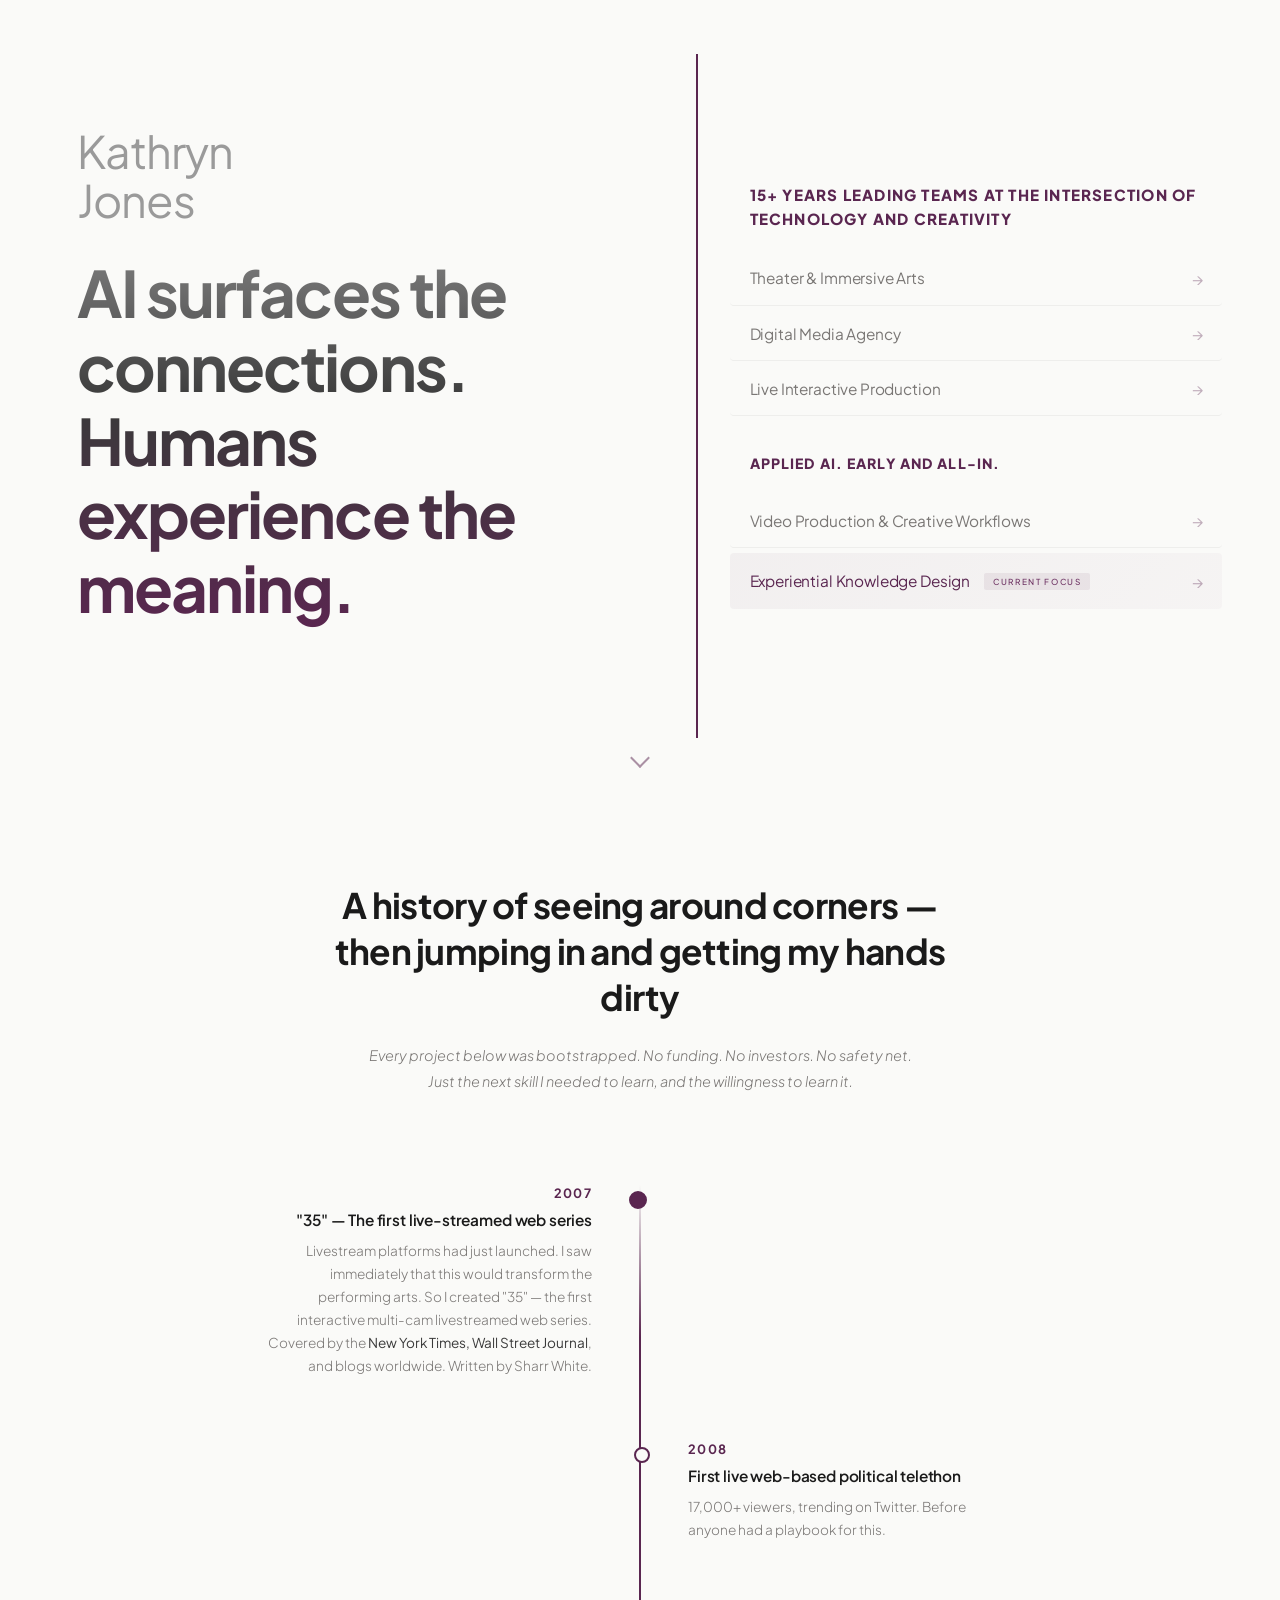
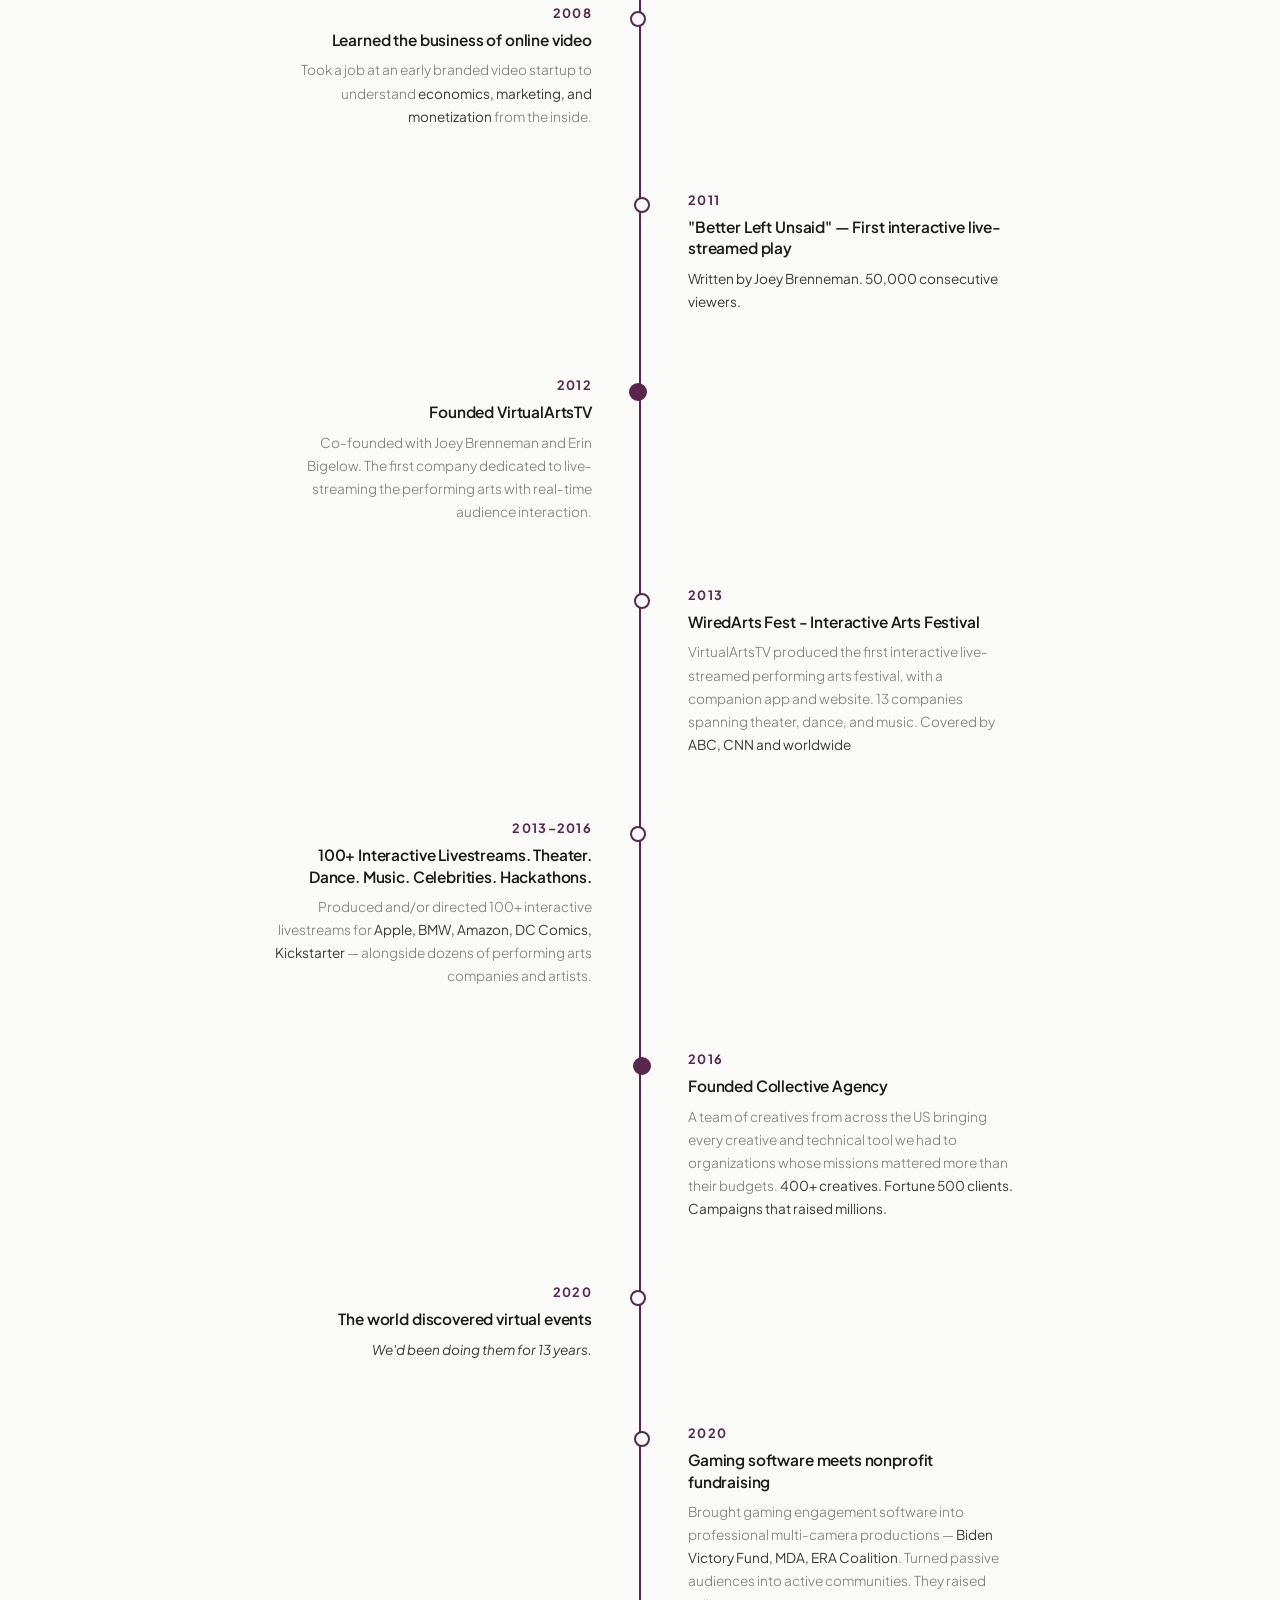
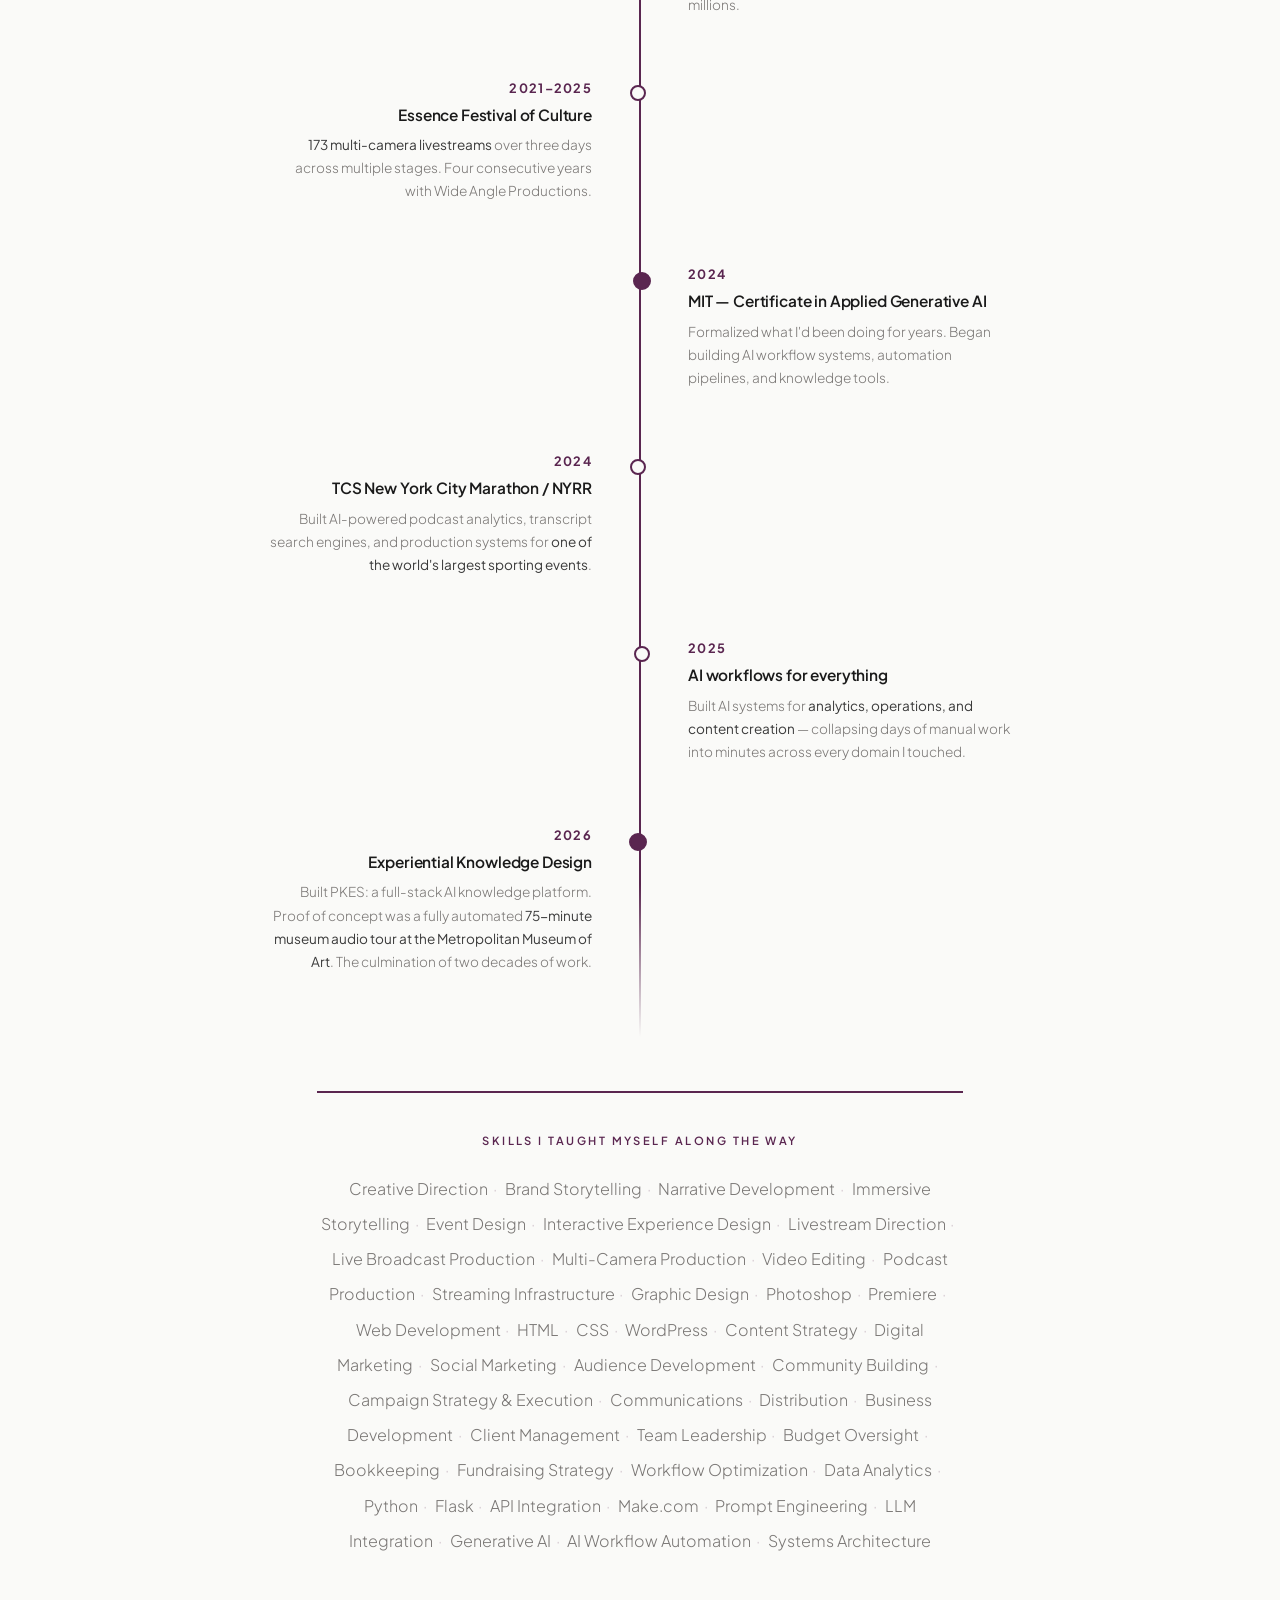
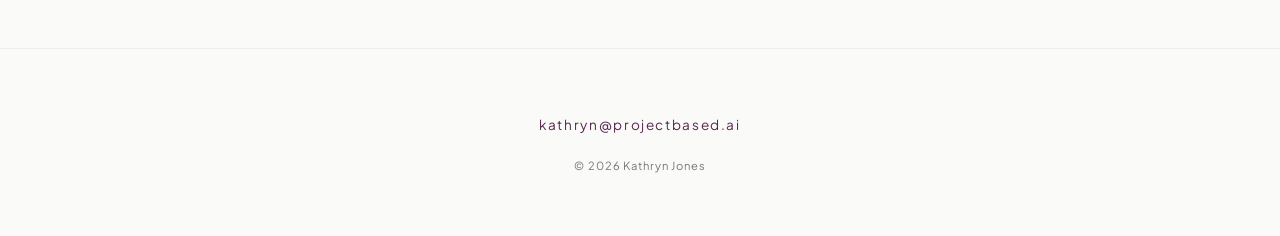
<file: index.html>
<!DOCTYPE html>
<html lang="en">
<head>
<meta charset="UTF-8">
<meta name="viewport" content="width=device-width, initial-scale=1.0">
<title>ProjectBased.AI</title>
<link href="https://fonts.googleapis.com/css2?family=Plus+Jakarta+Sans:wght@200;300;400;500;600;700;800&display=swap" rel="stylesheet">
<link rel="stylesheet" href="styles.css">
<style>
  /* =================== HERO =================== */
  .hero {
    min-height: 88vh;
    display: grid;
    grid-template-columns: 1.1fr 0.9fr;
    padding: 6vh 6vw;
    position: relative;
  }

  .hero-left {
    display: flex;
    flex-direction: column;
    justify-content: center;
    padding-right: 6vw;
  }

  .name {
    font-weight: 400;
    font-size: clamp(2rem, 3.5vw, 3rem);
    letter-spacing: -0.02em;
    color: #9a9a9a;
    line-height: 1.1;
    margin-bottom: 2rem;
  }

  .name span { display: block; }

  .differentiator {
    font-weight: 700;
    font-size: clamp(2.8rem, 5vw, 4.5rem);
    line-height: 1.15;
    margin-bottom: 2.2rem;
    max-width: 600px;
    letter-spacing: -0.03em;
    background: linear-gradient(to bottom, #7a7a7a 0%, #3a3a3a 40%, var(--plum) 100%);
    -webkit-background-clip: text;
    -webkit-text-fill-color: transparent;
    background-clip: text;
    padding-bottom: 0.1em;
  }

  .throughline {
    font-weight: 300;
    font-size: clamp(0.95rem, 1.2vw, 1.1rem);
    line-height: 1.8;
    color: var(--text-muted);
    max-width: 460px;
  }

  .throughline .ai-first {
    color: var(--text-mid);
    font-weight: 400;
  }

  /* Right column */
  .hero-right {
    display: flex;
    flex-direction: column;
    justify-content: center;
    padding-left: 4vw;
    border-left: 2px solid var(--plum);
  }

  .section-header {
    font-weight: 800;
    font-size: 0.95rem;
    letter-spacing: 0.08em;
    text-transform: uppercase;
    line-height: 1.6;
    color: var(--plum);
    margin-bottom: 1.2rem;
  }

  .section-header-ai {
    font-weight: 800;
    font-size: 0.88rem;
    letter-spacing: 0.08em;
    text-transform: uppercase;
    line-height: 1.6;
    color: var(--plum);
    margin-top: 2.2rem;
    margin-bottom: 1.2rem;
  }

  .chapter-list {
    list-style: none;
    display: flex;
    flex-direction: column;
  }

  .chapter-item {
    position: relative;
    padding: 1.1rem 1.2rem;
    margin-left: -1.2rem;
    margin-right: -1.2rem;
    border-bottom: 1px solid var(--border-faint);
    cursor: pointer;
    transition: all 0.35s ease;
    border-radius: 4px;
  }

  .chapter-number {
    font-weight: 300;
    font-size: 0.7rem;
    letter-spacing: 0.15em;
    color: var(--text-muted);
    margin-bottom: 0.3rem;
    transition: color 0.35s ease;
  }

  .chapter-title {
    font-weight: 400;
    font-size: clamp(0.95rem, 1.2vw, 1.1rem);
    color: var(--text-muted);
    transition: all 0.35s ease;
    letter-spacing: -0.01em;
  }

  .chapter-item:hover {
    background: var(--plum-light);
  }

  .chapter-item:hover .chapter-title {
    color: var(--text);
  }

  .chapter-item:hover .chapter-number {
    color: var(--plum);
  }

  .chapter-item::after {
    content: '→';
    position: absolute;
    right: 1.2rem;
    top: 50%;
    transform: translateY(-50%);
    font-size: 1rem;
    color: var(--plum);
    opacity: 0.35;
    transition: all 0.35s ease;
  }

  .chapter-item:hover::after {
    opacity: 1;
    transform: translateY(-50%) translateX(4px);
  }

  /* AI section items */
  .chapter-list-ai .chapter-item:hover .chapter-title {
    color: var(--text);
  }

  /* Chapter 05 — the future */
  .chapter-item.future {
    border-bottom: none;
    background: linear-gradient(135deg, rgba(90,38,80,0.05) 0%, rgba(110,51,99,0.03) 100%);
    margin-top: 0.3rem;
  }

  .chapter-item.future .chapter-title {
    color: var(--plum);
    font-weight: 400;
  }

  .chapter-item.future .future-tag {
    display: inline-block;
    font-weight: 500;
    font-size: 0.52rem;
    letter-spacing: 0.2em;
    text-transform: uppercase;
    color: var(--plum-bright);
    background: rgba(90,38,80,0.08);
    padding: 0.2rem 0.55rem;
    border-radius: 2px;
    margin-left: 0.7rem;
    vertical-align: middle;
    position: relative;
    top: -1px;
  }

  .chapter-item.future:hover {
    background: linear-gradient(135deg, rgba(90,38,80,0.1) 0%, rgba(110,51,99,0.06) 100%);
    border-left-color: var(--plum-bright);
  }

  .chapter-item.future:hover .chapter-title {
    color: var(--plum-hover);
  }

  /* =================== TIMELINE =================== */
  .timeline-header {
    padding: 10vh 6vw 4vh;
    max-width: 800px;
    margin: 0 auto;
    text-align: center;
  }

  .timeline-title {
    font-weight: 700;
    font-size: clamp(1.6rem, 2.8vw, 2.2rem);
    letter-spacing: -0.02em;
    color: var(--text);
    line-height: 1.3;
    margin-bottom: 1.5rem;
  }

  .timeline-subtitle {
    font-weight: 300;
    font-size: clamp(0.9rem, 1.1vw, 1rem);
    line-height: 1.8;
    color: var(--text-muted);
    max-width: 560px;
    margin: 0 auto;
    font-style: italic;
  }

  .timeline {
    position: relative;
    max-width: 900px;
    margin: 6vh auto;
    padding: 0 6vw;
  }

  .timeline::before {
    content: '';
    position: absolute;
    left: 50%;
    top: 0;
    bottom: 0;
    width: 2px;
    background: linear-gradient(to bottom, transparent, var(--plum) 5%, var(--plum) 95%, transparent);
    transform: translateX(-50%);
  }

  .tl-entry {
    position: relative;
    width: 50%;
    padding: 0 3rem 4rem;
    opacity: 0;
    transform: translateY(20px);
    animation: fadeIn 0.6s ease forwards;
  }

  .tl-entry:nth-child(1) { animation-delay: 0.1s; }
  .tl-entry:nth-child(2) { animation-delay: 0.2s; }
  .tl-entry:nth-child(3) { animation-delay: 0.3s; }
  .tl-entry:nth-child(4) { animation-delay: 0.4s; }
  .tl-entry:nth-child(5) { animation-delay: 0.5s; }
  .tl-entry:nth-child(6) { animation-delay: 0.6s; }
  .tl-entry:nth-child(7) { animation-delay: 0.7s; }
  .tl-entry:nth-child(8) { animation-delay: 0.8s; }
  .tl-entry:nth-child(9) { animation-delay: 0.9s; }
  .tl-entry:nth-child(10) { animation-delay: 1.0s; }
  .tl-entry:nth-child(11) { animation-delay: 1.1s; }
  .tl-entry:nth-child(12) { animation-delay: 1.2s; }
  .tl-entry:nth-child(13) { animation-delay: 1.3s; }
  .tl-entry:nth-child(14) { animation-delay: 1.4s; }
  .tl-entry:nth-child(15) { animation-delay: 1.5s; }

  @keyframes fadeIn {
    to { opacity: 1; transform: translateY(0); }
  }

  .tl-left {
    left: 0;
    text-align: right;
    padding-right: 3rem;
    padding-left: 0;
  }

  .tl-right {
    left: 50%;
    text-align: left;
    padding-left: 3rem;
    padding-right: 0;
  }

  .tl-entry::before {
    content: '';
    position: absolute;
    top: 0.35rem;
    width: 12px;
    height: 12px;
    background: var(--bg);
    border: 2px solid var(--plum);
    border-radius: 50%;
    z-index: 2;
  }

  .tl-left::before { right: -6px; }
  .tl-right::before { left: -6px; }

  .tl-entry.milestone::before {
    background: var(--plum);
    width: 14px;
    height: 14px;
  }

  .tl-left.milestone::before { right: -7px; }
  .tl-right.milestone::before { left: -7px; }

  .tl-year {
    font-weight: 700;
    font-size: 0.8rem;
    letter-spacing: 0.1em;
    color: var(--plum);
    margin-bottom: 0.5rem;
  }

  .tl-headline {
    font-weight: 600;
    font-size: clamp(0.95rem, 1.2vw, 1.1rem);
    color: var(--text);
    line-height: 1.4;
    margin-bottom: 0.5rem;
    letter-spacing: -0.01em;
  }

  .tl-desc {
    font-weight: 300;
    font-size: 0.85rem;
    line-height: 1.7;
    color: var(--text-muted);
  }

  .tl-desc .highlight {
    color: var(--text-mid);
    font-weight: 400;
  }

  .tl-entry.pandemic .tl-desc {
    color: var(--text-mid);
    font-weight: 400;
    font-style: italic;
  }

  .skills-section {
    max-width: 800px;
    margin: 4vh auto 10vh;
    padding: 0 6vw;
  }

  .skills-block {
    border-top: 2px solid var(--plum);
    padding-top: 2.5rem;
    text-align: center;
  }

  .skills-label {
    font-weight: 600;
    font-size: 0.7rem;
    letter-spacing: 0.22em;
    text-transform: uppercase;
    color: var(--plum);
    margin-bottom: 1.5rem;
  }

  .skills-list {
    font-weight: 300;
    font-size: 1rem;
    line-height: 2.2;
    color: var(--text-muted);
    max-width: 650px;
    margin: 0 auto;
  }

  .skills-list .separator {
    color: rgba(90,38,80,0.25);
    margin: 0 0.3rem;
  }

  .skills-list .skill {
    display: inline;
    transition: color 0.3s ease;
  }

  .skills-list .skill:hover {
    color: var(--plum);
  }

  /* =================== SCROLL HINT =================== */
  .scroll-hint {
    position: absolute;
    bottom: 3vh;
    left: 50%;
    transform: translateX(-50%);
    display: flex;
    flex-direction: column;
    align-items: center;
    animation: bounce 2s ease-in-out infinite;
    z-index: 1;
  }

  .scroll-hint .chevron {
    width: 14px;
    height: 14px;
    border-right: 2px solid var(--plum);
    border-bottom: 2px solid var(--plum);
    transform: rotate(45deg);
    opacity: 0.5;
  }

  @keyframes bounce {
    0%, 100% { transform: translateX(-50%) translateY(0); }
    50% { transform: translateX(-50%) translateY(8px); }
  }

  /* =================== RESPONSIVE =================== */
  @media (max-width: 768px) {
    .hero {
      grid-template-columns: 1fr;
      gap: 5vh;
      padding: 10vh 7vw 6vh;
    }
    .hero-left { padding-right: 0; }
    .hero-right {
      border-left: none;
      padding-left: 0;
      border-top: 2px solid var(--plum);
      padding-top: 4vh;
    }
    .timeline::before {
      left: 20px;
    }
    .tl-entry {
      width: 100%;
      padding-left: 3.5rem;
      padding-right: 0;
      text-align: left;
    }
    .tl-left {
      left: 0;
      text-align: left;
      padding-right: 0;
      padding-left: 3.5rem;
    }
    .tl-right {
      left: 0;
      padding-left: 3.5rem;
    }
    .tl-left::before,
    .tl-right::before {
      left: 14px;
      right: auto;
    }
    .tl-left.milestone::before,
    .tl-right.milestone::before {
      left: 13px;
      right: auto;
    }
    .chapter-item {
      margin-left: 0;
      margin-right: 0;
    }
    .chapter-item.future {
      margin-left: 0;
      margin-right: 0;
    }
  }

  /* =================== SCROLL NAV =================== */
  .scroll-nav {
    position: fixed;
    top: 0; left: 0; right: 0; z-index: 100;
    padding: 1.5rem 6vw;
    display: flex;
    justify-content: space-between;
    align-items: center;
    background: rgba(250,250,248,0.92);
    backdrop-filter: blur(12px);
    border-bottom: 1px solid var(--border-faint);
    transform: translateY(-100%);
    transition: transform 0.3s ease;
  }

  .scroll-nav.visible {
    transform: translateY(0);
  }
</style>
</head>
<body>

  <nav class="scroll-nav" id="scrollNav">
    <a href="index.html" class="nav-back" style="color:var(--plum); font-weight:600; font-size:0.9rem; letter-spacing:-0.01em;">Kathryn Jones</a>
    <button class="nav-hamburger" onclick="document.getElementById('navOverlay').classList.add('open')" aria-label="Open menu">☰</button>
  </nav>

  <div class="nav-overlay" id="navOverlay">
    <div class="nav-overlay-header">
      <button class="nav-overlay-close" onclick="document.getElementById('navOverlay').classList.remove('open')" aria-label="Close menu">✕</button>
    </div>
    <div class="nav-overlay-content">
      <p class="section-header" style="color:rgba(255,255,255,0.5);">15+ years leading teams at the intersection of technology and creativity</p>
      <ul class="chapter-list">
        <li class="chapter-item"><a href="theater.html"><div class="chapter-title">Theater & Immersive Arts</div></a></li>
        <li class="chapter-item"><a href="agency.html"><div class="chapter-title">Digital Media Agency</div></a></li>
        <li class="chapter-item"><a href="interactive.html"><div class="chapter-title">Live Interactive Production</div></a></li>
      </ul>
      <p class="section-header-ai" style="color:rgba(255,255,255,0.5);">Applied AI. Early and all-in.</p>
      <ul class="chapter-list">
        <li class="chapter-item"><a href="ai-systems.html"><div class="chapter-title">AI Video Production & Creative Workflows</div></a></li>
        <li class="chapter-item"><a href="experiential-knowledge.html"><div class="chapter-title">Experiential Knowledge Design</div></a></li>
      </ul>
    </div>
  </div>

  <section class="hero">
    <div class="hero-left">
      <h1 class="name">
        <span>Kathryn</span>
        <span>Jones</span>
      </h1>
      <p class="differentiator">AI surfaces the connections.<br>Humans experience the meaning.</p>
    </div>

    <div class="hero-right">

      <p class="section-header">15+ years leading teams at the intersection of technology and creativity</p>
      <ul class="chapter-list">
        <li class="chapter-item">
          <div class="chapter-title"><a href="theater.html" style="color:inherit;text-decoration:none">Theater & Immersive Arts</a></div>
        </li>
        <li class="chapter-item">
          <div class="chapter-title"><a href="agency.html" style="color:inherit;text-decoration:none">Digital Media Agency</a></div>
        </li>
        <li class="chapter-item">
          <div class="chapter-title"><a href="interactive.html" style="color:inherit;text-decoration:none">Live Interactive Production</a></div>
        </li>
      </ul>

      <p class="section-header-ai">Applied AI. Early and all-in.</p>
      <ul class="chapter-list chapter-list-ai">
        <li class="chapter-item">
          <div class="chapter-title"><a href="ai-systems.html" style="color:inherit;text-decoration:none">Video Production & Creative Workflows</a></div>
        </li>
        <li class="chapter-item future">
          <div class="chapter-title"><a href="experiential-knowledge.html" style="color:inherit;text-decoration:none">Experiential Knowledge Design <span class="future-tag">Current Focus</span></a></div>
        </li>
      </ul>

    </div>

    <div class="scroll-hint">
      <div class="chevron"></div>
    </div>
  </section>

  <section class="timeline-header">
    <h2 class="timeline-title">A history of seeing around corners — then jumping in and getting my hands dirty</h2>
    <p class="timeline-subtitle">Every project below was bootstrapped. No funding. No investors. No safety net. Just the next skill I needed to learn, and the willingness to learn it.</p>
  </section>

  <div class="timeline">

    <div class="tl-entry tl-left milestone">
      <div class="tl-year">2007</div>
      <div class="tl-headline">"35" — The first live-streamed web series</div>
      <div class="tl-desc">Livestream platforms had just launched. I saw immediately that this would transform the performing arts. So I created "35" — the first interactive multi-cam livestreamed web series. Covered by the <span class="highlight">New York Times, Wall Street Journal</span>, and blogs worldwide. Written by Sharr White.</div>
    </div>

    <div class="tl-entry tl-right">
      <div class="tl-year">2008</div>
      <div class="tl-headline">First live web-based political telethon</div>
      <div class="tl-desc">17,000+ viewers, trending on Twitter. Before anyone had a playbook for this.</div>
    </div>

    <div class="tl-entry tl-left">
      <div class="tl-year">2008</div>
      <div class="tl-headline">Learned the business of online video</div>
      <div class="tl-desc">Took a job at an early branded video startup to understand <span class="highlight">economics, marketing, and monetization</span> from the inside.</div>
    </div>

    <div class="tl-entry tl-right">
      <div class="tl-year">2011</div>
      <div class="tl-headline">"Better Left Unsaid" — First interactive live-streamed play</div>
      <div class="tl-desc"><span class="highlight">Written by Joey Brenneman. 50,000 consecutive viewers.</span></div>
    </div>

    <div class="tl-entry tl-left milestone">
      <div class="tl-year">2012</div>
      <div class="tl-headline">Founded VirtualArtsTV</div>
      <div class="tl-desc">Co-founded with Joey Brenneman and Erin Bigelow. The first company dedicated to live-streaming the performing arts with real-time audience interaction.</div>
    </div>

    <div class="tl-entry tl-right">
      <div class="tl-year">2013</div>
      <div class="tl-headline">WiredArts Fest - Interactive Arts Festival</div>
      <div class="tl-desc">VirtualArtsTV produced the first interactive live-streamed performing arts festival, with a companion app and website. 13 companies spanning theater, dance, and music. Covered by <span class="highlight">ABC, CNN and worldwide</span></div>
    </div>

    <div class="tl-entry tl-left">
      <div class="tl-year">2013–2016</div>
      <div class="tl-headline">100+ Interactive Livestreams. Theater. Dance. Music. Celebrities. Hackathons.</div>
      <div class="tl-desc">Produced and/or directed 100+ interactive livestreams for <span class="highlight">Apple, BMW, Amazon, DC Comics, Kickstarter</span> — alongside dozens of performing arts companies and artists.</div>
    </div>

    <div class="tl-entry tl-right milestone">
      <div class="tl-year">2016</div>
      <div class="tl-headline">Founded Collective Agency</div>
      <div class="tl-desc">A team of creatives from across the US bringing every creative and technical tool we had to organizations whose missions mattered more than their budgets. <span class="highlight">400+ creatives. Fortune 500 clients. Campaigns that raised millions.</span></div>
    </div>

    <div class="tl-entry tl-left pandemic">
      <div class="tl-year">2020</div>
      <div class="tl-headline">The world discovered virtual events</div>
      <div class="tl-desc">We'd been doing them for 13 years.</div>
    </div>

    <div class="tl-entry tl-right">
      <div class="tl-year">2020</div>
      <div class="tl-headline">Gaming software meets nonprofit fundraising</div>
      <div class="tl-desc">Brought gaming engagement software into professional multi-camera productions — <span class="highlight">Biden Victory Fund,  MDA, ERA Coalition</span>. Turned passive audiences into active communities. They raised millions.</div>
    </div>

    <div class="tl-entry tl-left">
      <div class="tl-year">2021–2025</div>
      <div class="tl-headline">Essence Festival of Culture</div>
      <div class="tl-desc"><span class="highlight">173 multi-camera livestreams</span> over three days across multiple stages. Four consecutive years with Wide Angle Productions.</div>
    </div>

    <div class="tl-entry tl-right milestone">
      <div class="tl-year">2024</div>
      <div class="tl-headline">MIT — Certificate in Applied Generative AI</div>
      <div class="tl-desc">Formalized what I'd been doing for years. Began building AI workflow systems, automation pipelines, and knowledge tools.</div>
    </div>

    <div class="tl-entry tl-left">
      <div class="tl-year">2024</div>
      <div class="tl-headline">TCS New York City Marathon / NYRR</div>
      <div class="tl-desc">Built AI-powered podcast analytics, transcript search engines, and production systems for <span class="highlight">one of the world's largest sporting events</span>.</div>
    </div>

    <div class="tl-entry tl-right">
      <div class="tl-year">2025</div>
      <div class="tl-headline">AI workflows for everything</div>
      <div class="tl-desc">Built AI systems for <span class="highlight">analytics, operations, and content creation</span> — collapsing days of manual work into minutes across every domain I touched.</div>
    </div>

    <div class="tl-entry tl-left milestone">
      <div class="tl-year">2026</div>
      <div class="tl-headline">Experiential Knowledge Design</div>
      <div class="tl-desc">Built PKES: a full-stack AI knowledge platform. Proof of concept was a fully automated <span class="highlight">75-minute museum audio tour at the Metropolitan Museum of Art</span>. The culmination of two decades of work.</div>
    </div>

  </div>

  <section class="skills-section">
    <div class="skills-block">
      <p class="skills-label">Skills I taught myself along the way</p>
      <div class="skills-list">
        <span class="skill">Creative Direction</span><span class="separator">·</span>
        <span class="skill">Brand Storytelling</span><span class="separator">·</span>
        <span class="skill">Narrative Development</span><span class="separator">·</span>
        <span class="skill">Immersive Storytelling</span><span class="separator">·</span>
        <span class="skill">Event Design</span><span class="separator">·</span>
        <span class="skill">Interactive Experience Design</span><span class="separator">·</span>
        <span class="skill">Livestream Direction</span><span class="separator">·</span>
        <span class="skill">Live Broadcast Production</span><span class="separator">·</span>
        <span class="skill">Multi-Camera Production</span><span class="separator">·</span>
        <span class="skill">Video Editing</span><span class="separator">·</span>
        <span class="skill">Podcast Production</span><span class="separator">·</span>
        <span class="skill">Streaming Infrastructure</span><span class="separator">·</span>
        <span class="skill">Graphic Design</span><span class="separator">·</span>
        <span class="skill">Photoshop</span><span class="separator">·</span>
        <span class="skill">Premiere</span><span class="separator">·</span>
        <span class="skill">Web Development</span><span class="separator">·</span>
        <span class="skill">HTML</span><span class="separator">·</span>
        <span class="skill">CSS</span><span class="separator">·</span>
        <span class="skill">WordPress</span><span class="separator">·</span>
        <span class="skill">Content Strategy</span><span class="separator">·</span>
        <span class="skill">Digital Marketing</span><span class="separator">·</span>
        <span class="skill">Social Marketing</span><span class="separator">·</span>
        <span class="skill">Audience Development</span><span class="separator">·</span>
        <span class="skill">Community Building</span><span class="separator">·</span>
        <span class="skill">Campaign Strategy & Execution</span><span class="separator">·</span>
        <span class="skill">Communications</span><span class="separator">·</span>
        <span class="skill">Distribution</span><span class="separator">·</span>
        <span class="skill">Business Development</span><span class="separator">·</span>
        <span class="skill">Client Management</span><span class="separator">·</span>
        <span class="skill">Team Leadership</span><span class="separator">·</span>
        <span class="skill">Budget Oversight</span><span class="separator">·</span>
        <span class="skill">Bookkeeping</span><span class="separator">·</span>
        <span class="skill">Fundraising Strategy</span><span class="separator">·</span>
        <span class="skill">Workflow Optimization</span><span class="separator">·</span>
        <span class="skill">Data Analytics</span><span class="separator">·</span>
        <span class="skill">Python</span><span class="separator">·</span>
        <span class="skill">Flask</span><span class="separator">·</span>
        <span class="skill">API Integration</span><span class="separator">·</span>
        <span class="skill">Make.com</span><span class="separator">·</span>
        <span class="skill">Prompt Engineering</span><span class="separator">·</span>
        <span class="skill">LLM Integration</span><span class="separator">·</span>
        <span class="skill">Generative AI</span><span class="separator">·</span>
        <span class="skill">AI Workflow Automation</span><span class="separator">·</span>
        <span class="skill">Systems Architecture</span>
      </div>
    </div>
  </section>

  <div class="contact-bar">
    <a href="mailto:kathryn@projectbased.ai">kathryn@projectbased.ai</a>
    <p style="margin-top: 1.5rem; font-size: 0.7rem; color: var(--text-muted); letter-spacing: 0.08em;">&copy; <script>document.write(new Date().getFullYear())</script> Kathryn Jones</p>
  </div>

  <script>
    const scrollNav = document.getElementById('scrollNav');
    const hero = document.querySelector('.hero');
    window.addEventListener('scroll', () => {
      if (window.scrollY > hero.offsetHeight * 0.8) {
        scrollNav.classList.add('visible');
      } else {
        scrollNav.classList.remove('visible');
      }
    });
  </script>

</body>
</html>
</file>
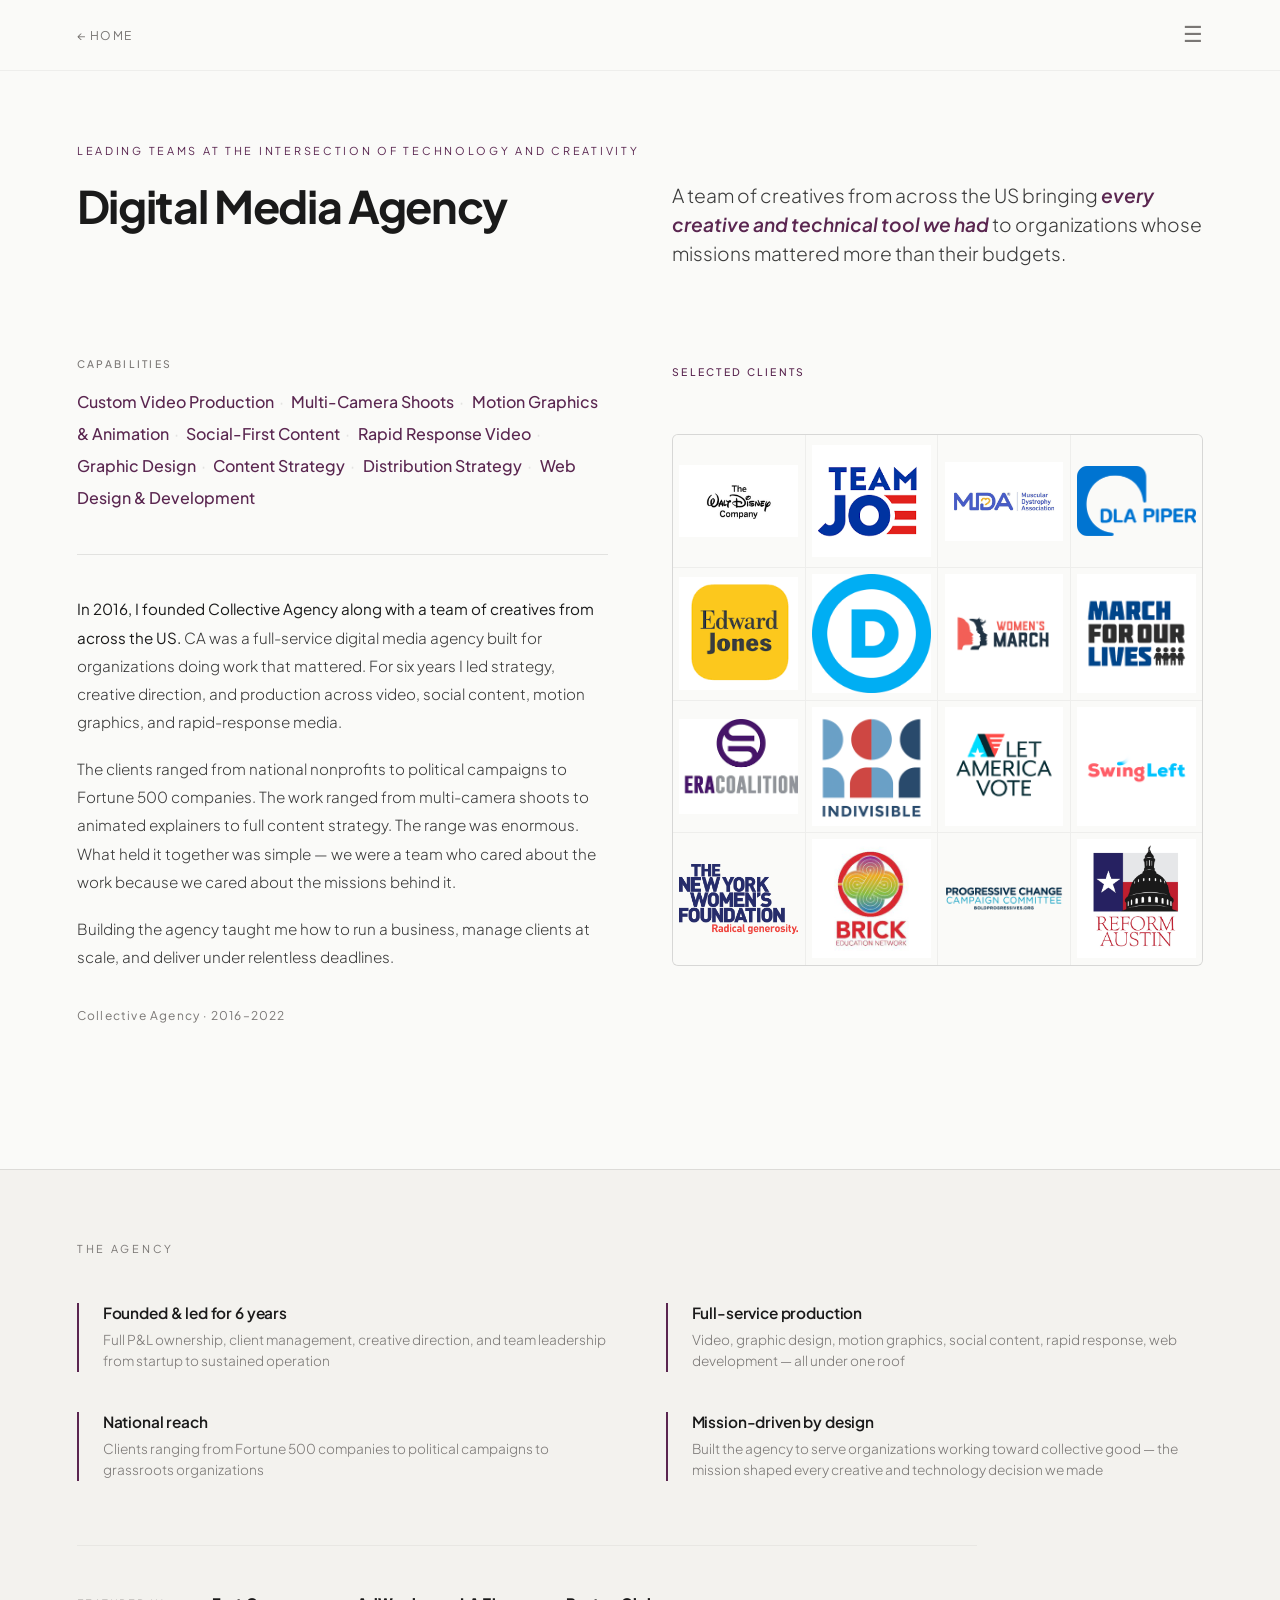
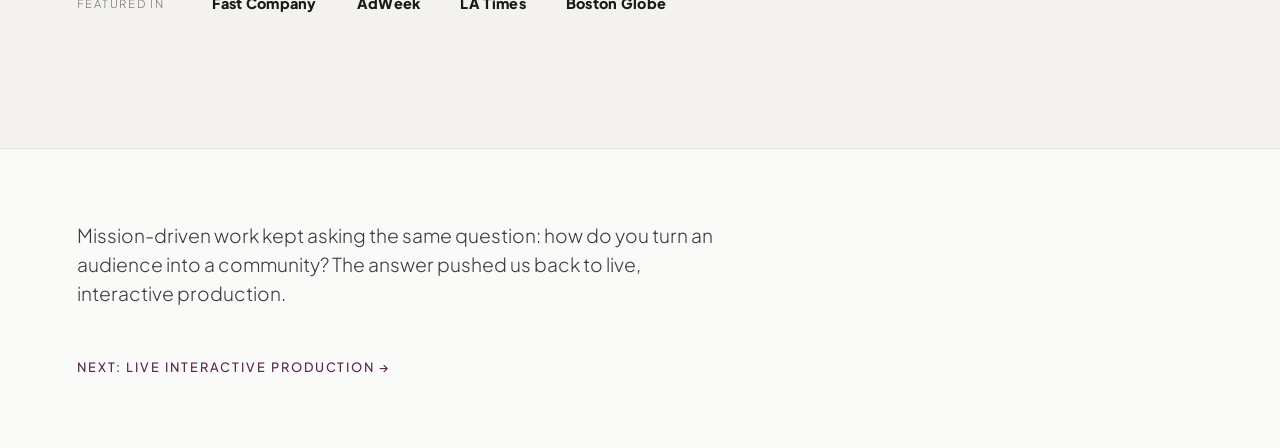
<file: agency.html>
<!DOCTYPE html>
<html lang="en">
<head>
<meta charset="UTF-8">
<meta name="viewport" content="width=device-width, initial-scale=1.0">
<title>Digital Media Agency — Kathryn Jones</title>
<link href="https://fonts.googleapis.com/css2?family=Plus+Jakarta+Sans:wght@200;300;400;500;600;700;800&display=swap" rel="stylesheet">
<link rel="stylesheet" href="styles.css">
<style>
  /* agency.html — page-specific override */
  .col-right { padding-top: 0.5rem; }
</style>
</head>
<body>

  <nav class="nav">
    <a href="index.html" class="nav-back">← Home</a>
    <button class="nav-hamburger" onclick="document.getElementById('navOverlay').classList.add('open')" aria-label="Open menu">☰</button>
  </nav>

  <div class="nav-overlay" id="navOverlay">
    <div class="nav-overlay-header">
      <button class="nav-overlay-close" onclick="document.getElementById('navOverlay').classList.remove('open')" aria-label="Close menu">✕</button>
    </div>
    <div class="nav-overlay-content">
      <p class="section-header">15+ years leading teams at the intersection of technology and creativity</p>
      <ul class="chapter-list">
        <li class="chapter-item"><a href="theater.html"><div class="chapter-title">Theater & Immersive Arts</div></a></li>
        <li class="chapter-item active"><a href="agency.html"><div class="chapter-title">Digital Media Agency</div></a></li>
        <li class="chapter-item"><a href="interactive.html"><div class="chapter-title">Live Interactive Production</div></a></li>
      </ul>
      <p class="section-header-ai">Applied AI. Early and all-in.</p>
      <ul class="chapter-list">
        <li class="chapter-item"><a href="ai-systems.html"><div class="chapter-title">AI Video Production & Creative Workflows</div></a></li>
        <li class="chapter-item"><a href="experiential-knowledge.html"><div class="chapter-title">Experiential Knowledge Design</div></a></li>
      </ul>
    </div>
  </div>

  <section class="page-header" style="max-width:none;">
    <p class="page-chapter">Leading Teams at the Intersection of Technology and Creativity</p>
    <div style="display:grid; grid-template-columns:1fr 1fr; gap:5vw; align-items:start;">
      <h1 class="page-title">Digital Media Agency</h1>
      <p class="throughline-text" style="margin-bottom:0; max-width:none;">A team of creatives from across the US bringing <em>every creative and technical tool we had</em> to organizations whose missions mattered more than their budgets.</p>
    </div>
  </section>

  <section class="two-col">
    <div class="col-left">
      <div class="capabilities-block" style="border-top:none; padding-top:0; margin-bottom:2.5rem;">
        <p class="capabilities-label">Capabilities</p>
        <div class="capabilities-list">
          <span>Custom Video Production</span><span class="separator">·</span>
          <span>Multi-Camera Shoots</span><span class="separator">·</span>
          <span>Motion Graphics & Animation</span><span class="separator">·</span>
          <span>Social-First Content</span><span class="separator">·</span>
          <span>Rapid Response Video</span><span class="separator">·</span>
          <span>Graphic Design</span><span class="separator">·</span>
          <span>Content Strategy</span><span class="separator">·</span>
          <span>Distribution Strategy</span><span class="separator">·</span>
          <span>Web Design & Development</span>
        </div>
      </div>

      <div class="story" style="border-top: 1px solid rgba(26,26,26,0.1); padding-top: 2.5rem;">
        <p><span class="highlight">In 2016, I founded Collective Agency along with a team of creatives from across the US.</span> CA was a full-service digital media agency built for organizations doing work that mattered. For six years I led strategy, creative direction, and production across video, social content, motion graphics, and rapid-response media.</p>
        <p>The clients ranged from national nonprofits to political campaigns to Fortune 500 companies. The work ranged from multi-camera shoots to animated explainers to full content strategy. The range was enormous. What held it together was simple — we were a team who cared about the work because we cared about the missions behind it.</p>
        <p>Building the agency taught me how to run a business, manage clients at scale, and deliver under relentless deadlines.</p>
      </div>
      <span class="era-tag">Collective Agency · 2016–2022</span>
    </div>

    <div class="col-right">
      <p class="logo-grid-label">Selected Clients</p>
      <div class="logo-grid">
        <div class="logo-cell"><img src="assets/CA Client logos/waltdisney.jpg" alt="Walt Disney"></div>
        <div class="logo-cell"><img src="assets/CA Client logos/bidenvictory.png" alt="Biden Victory Fund"></div>
        <div class="logo-cell"><img src="assets/CA Client logos/MDA_logo-860x574.jpg" alt="Muscular Dystrophy Association"></div>
        <div class="logo-cell"><img src="assets/CA Client logos/DLAPiper.png" alt="DLA Piper"></div>
        <div class="logo-cell"><img src="assets/CA Client logos/edward jones.png" alt="Edward Jones"></div>
        <div class="logo-cell"><img src="assets/CA Client logos/600px-US_Democratic_Party_Logo.jpg" alt="Democratic Party"></div>
        <div class="logo-cell"><img src="assets/CA Client logos/Women's March Logo.png" alt="Women's March"></div>
        <div class="logo-cell"><img src="assets/CA Client logos/marchforourlives.png" alt="March for Our Lives"></div>
        <div class="logo-cell"><img src="assets/CA Client logos/ERA logo.png" alt="ERA Coalition"></div>
        <div class="logo-cell"><img src="assets/CA Client logos/Indivisible Logo.png" alt="Indivisible"></div>
        <div class="logo-cell"><img src="assets/CA Client logos/LetAmericaVote Logo.png" alt="Let America Vote"></div>
        <div class="logo-cell"><img src="assets/CA Client logos/Swingleft.png" alt="Swing Left"></div>
        <div class="logo-cell"><img src="assets/CA Client logos/ny-womens-foundation-logo.png" alt="New York Women's Foundation"></div>
        <div class="logo-cell"><img src="assets/CA Client logos/Bricklogo.jpeg" alt="Brick Education"></div>
        <div class="logo-cell"><img src="assets/CA Client logos/pccc-logo.png" alt="PCCC"></div>
        <div class="logo-cell"><img src="assets/CA Client logos/ReformAustin.jpg" alt="Reform Austin"></div>
      </div>
    </div>
  </section>

  <section class="impact-section">
    <p class="impact-label">The Agency</p>
    <div class="impact-grid">
      <div class="impact-item">
        <div class="impact-stat">Founded & led for 6 years</div>
        <div class="impact-desc">Full P&L ownership, client management, creative direction, and team leadership from startup to sustained operation</div>
      </div>
      <div class="impact-item">
        <div class="impact-stat">Full-service production</div>
        <div class="impact-desc">Video, graphic design, motion graphics, social content, rapid response, web development — all under one roof</div>
      </div>
      <div class="impact-item">
        <div class="impact-stat">National reach</div>
        <div class="impact-desc">Clients ranging from Fortune 500 companies to political campaigns to grassroots organizations</div>
      </div>
      <div class="impact-item">
        <div class="impact-stat">Mission-driven by design</div>
        <div class="impact-desc">Built the agency to serve organizations working toward collective good — the mission shaped every creative and technology decision we made</div>
      </div>
    </div>

    <div class="press-row">
      <span class="press-label-inline">Featured in</span>
      <div class="press-logos">
        <span class="press-logo">Fast Company</span>
        <span class="press-logo">AdWeek</span>
        <span class="press-logo">LA Times</span>
        <span class="press-logo">Boston Globe</span>
      </div>
    </div>
  </section>

  <section class="throughline-section">
    <p class="throughline-text">
      Mission-driven work kept asking the same question: how do you turn an audience into a community? The answer pushed us back to live, interactive production.
    </p>
    <a href="interactive.html" class="next-link">Next: Live Interactive Production →</a>
  </section>

</body>
</html>
</file>
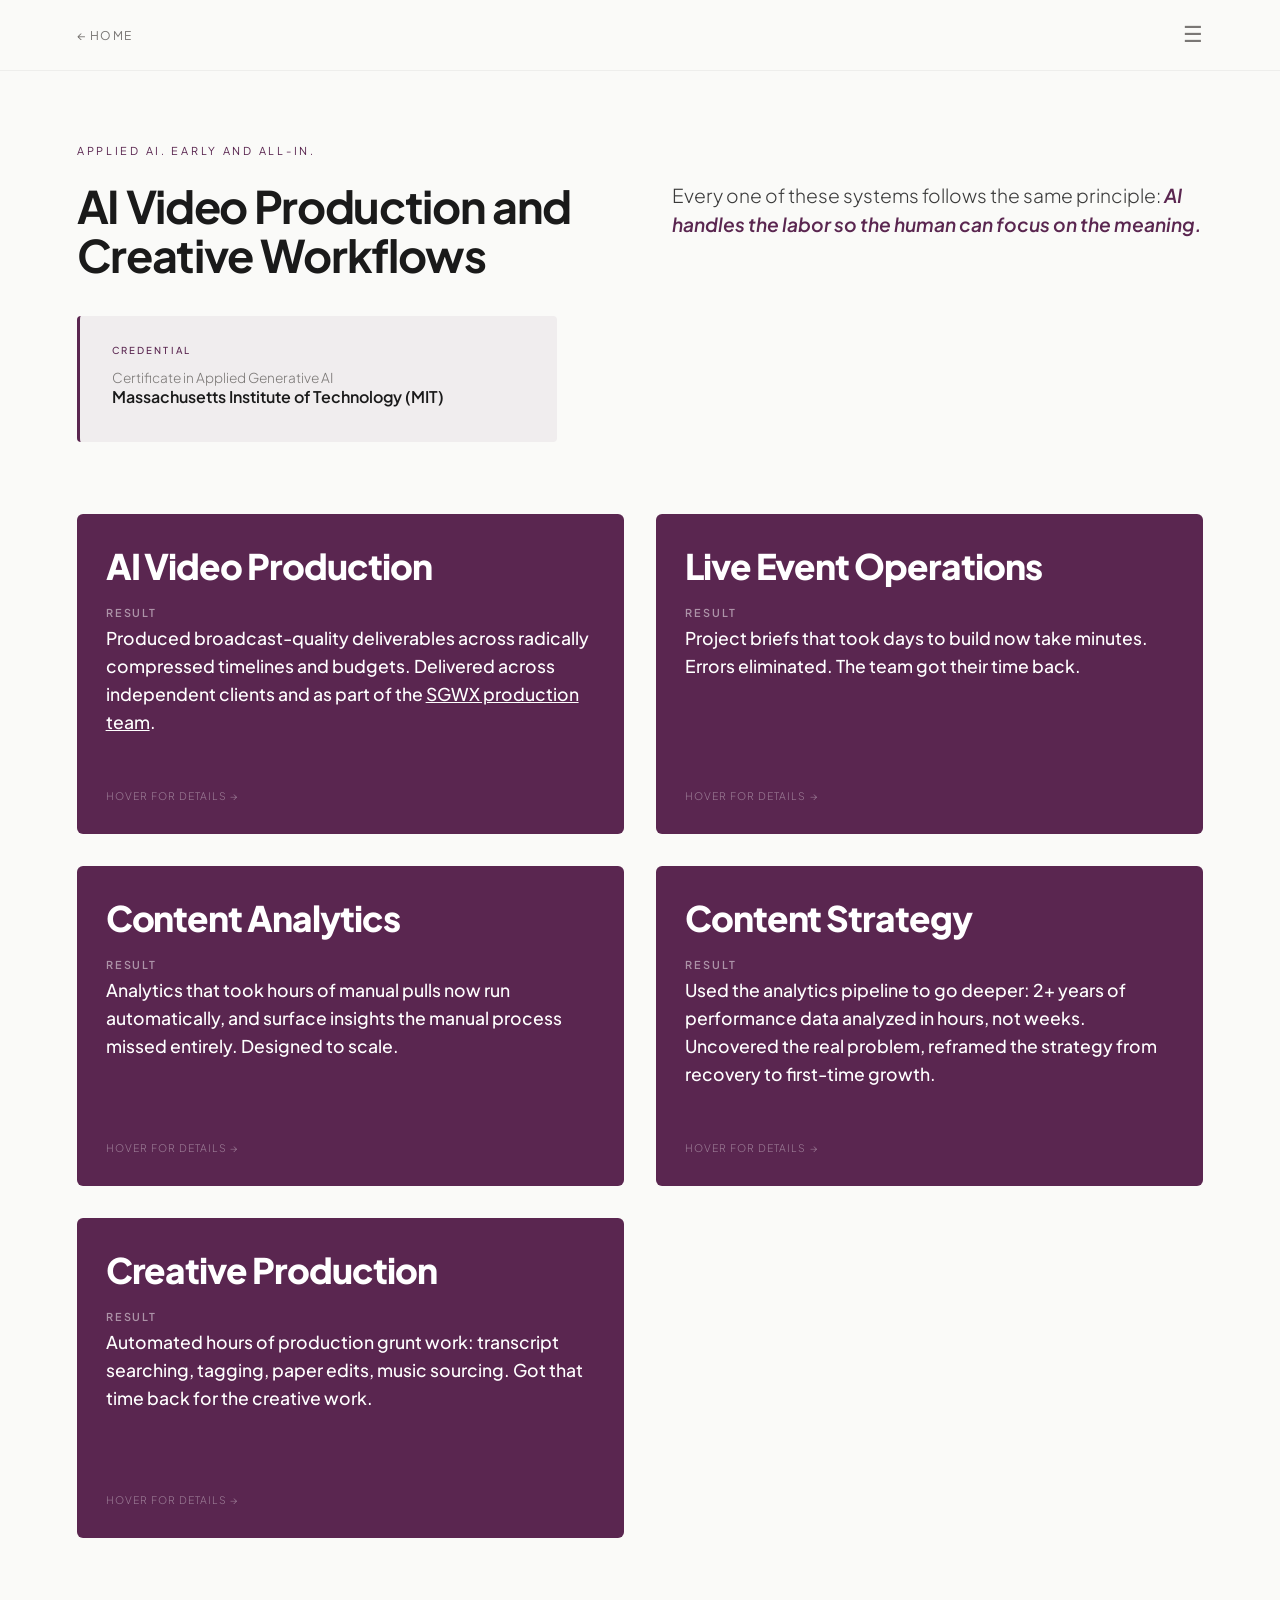
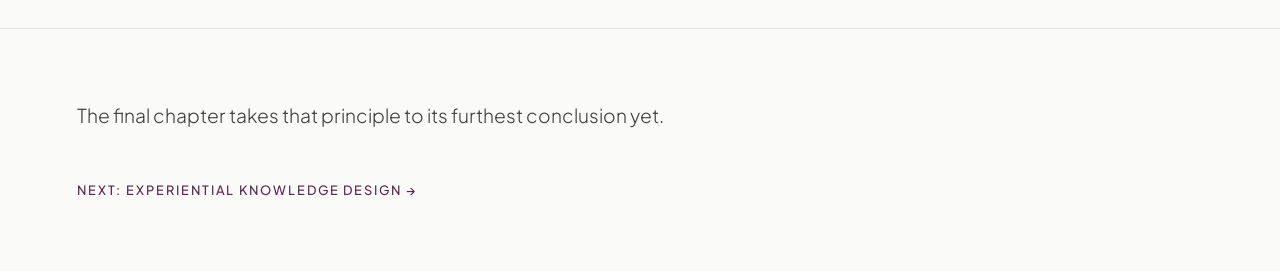
<file: ai-systems.html>
<!DOCTYPE html>
<html lang="en">
<head>
<meta charset="UTF-8">
<meta name="viewport" content="width=device-width, initial-scale=1.0">
<title>AI Video Production and Creative Workflows — Kathryn Jones</title>
<link href="https://fonts.googleapis.com/css2?family=Plus+Jakarta+Sans:wght@200;300;400;500;600;700;800&display=swap" rel="stylesheet">
<link rel="stylesheet" href="styles.css">
<style>
  /* ai-systems.html — page-specific overrides */

  .card-grid {
    display: grid;
    grid-template-columns: repeat(2, 1fr);
    gap: 2rem;
    padding: 4vh 6vw 10vh;
  }

  .case-card {
    perspective: 1000px;
    height: 320px;
  }

  .case-card-inner {
    position: relative;
    width: 100%;
    height: 100%;
    transition: transform 0.6s ease;
    transform-style: preserve-3d;
  }

  .case-card:hover .case-card-inner {
    transform: rotateY(180deg);
  }

  .case-card-front,
  .case-card-back {
    position: absolute;
    top: 0; left: 0;
    width: 100%;
    height: 100%;
    backface-visibility: hidden;
    border-radius: 6px;
    padding: 2rem 1.8rem;
    display: flex;
    flex-direction: column;
  }

  .case-card-front {
    background: var(--plum);
    justify-content: center;
    gap: 1.2rem;
  }

  .case-card-back {
    background: var(--plum-light);
    border: 1px solid var(--border);
    transform: rotateY(180deg);
    justify-content: center;
    gap: 1.5rem;
  }

  .case-card-title {
    font-weight: 800;
    font-size: 2.2rem;
    color: #fff;
    letter-spacing: -0.03em;
    line-height: 1.15;
  }

  /* Front card (plum bg) — white text */
  .case-card-front .case-label {
    font-weight: 600;
    font-size: 0.68rem;
    letter-spacing: 0.18em;
    text-transform: uppercase;
    color: rgba(255,255,255,0.5);
  }

  .case-card-front .case-result {
    font-weight: 500;
    font-size: 1.1rem;
    line-height: 1.6;
    color: #fff;
  }

  .case-card-front .case-text {
    font-weight: 400;
    font-size: 0.95rem;
    line-height: 1.7;
    color: rgba(255,255,255,0.85);
  }

  /* Back card (light plum bg) — dark text */
  .case-card-back .case-label {
    font-weight: 600;
    font-size: 0.68rem;
    letter-spacing: 0.18em;
    text-transform: uppercase;
    color: var(--plum);
  }

  .case-card-back .case-text {
    font-weight: 400;
    font-size: 0.95rem;
    line-height: 1.7;
    color: var(--text-mid);
  }

  .case-card-back .case-result {
    font-weight: 600;
    font-size: 0.95rem;
    line-height: 1.7;
    color: var(--text);
  }

  .case-section {
    display: flex;
    flex-direction: column;
    gap: 0.3rem;
  }

  .flip-hint {
    font-weight: 300;
    font-size: 0.65rem;
    letter-spacing: 0.1em;
    text-transform: uppercase;
    color: rgba(255,255,255,0.4);
    margin-top: auto;
  }

  @media (max-width: 768px) {
    .card-grid { grid-template-columns: 1fr; }
    .case-card { height: auto; perspective: none; }
    .case-card-inner { transform-style: flat; }
    .case-card:hover .case-card-inner { transform: none; }
    .case-card-front, .case-card-back { position: static; backface-visibility: visible; transform: none; height: auto; }
    .case-card-back { border-radius: 0 0 6px 6px; }
    .case-card-front { border-radius: 6px 6px 0 0; border-bottom: none; }
    .flip-hint { display: none; }
    .case-card-title { font-size: 1.1rem; margin-bottom: 0.3rem; }
  }
</style>
</head>
<body>

  <nav class="nav">
    <a href="index.html" class="nav-back">← Home</a>
    <button class="nav-hamburger" onclick="document.getElementById('navOverlay').classList.add('open')" aria-label="Open menu">☰</button>
  </nav>

  <div class="nav-overlay" id="navOverlay">
    <div class="nav-overlay-header">
      <button class="nav-overlay-close" onclick="document.getElementById('navOverlay').classList.remove('open')" aria-label="Close menu">✕</button>
    </div>
    <div class="nav-overlay-content">
      <p class="section-header">15+ years leading teams at the intersection of technology and creativity</p>
      <ul class="chapter-list">
        <li class="chapter-item"><a href="theater.html"><div class="chapter-title">Theater & Immersive Arts</div></a></li>
        <li class="chapter-item"><a href="agency.html"><div class="chapter-title">Digital Media Agency</div></a></li>
        <li class="chapter-item"><a href="interactive.html"><div class="chapter-title">Live Interactive Production</div></a></li>
      </ul>
      <p class="section-header-ai">Applied AI. Early and all-in.</p>
      <ul class="chapter-list">
        <li class="chapter-item active"><a href="ai-systems.html"><div class="chapter-title">AI Video Production & Creative Workflows</div></a></li>
        <li class="chapter-item"><a href="experiential-knowledge.html"><div class="chapter-title">Experiential Knowledge Design</div></a></li>
      </ul>
    </div>
  </div>

  <section class="page-header" style="max-width:none;">
    <p class="page-chapter">Applied AI. Early and all-in.</p>
    <div style="display:grid; grid-template-columns:1fr 1fr; gap:5vw; align-items:start;">
      <h1 class="page-title">AI Video Production and Creative Workflows</h1>
      <p class="throughline-text" style="margin-bottom:0; max-width:none;">Every one of these systems follows the same principle: <em>AI handles the labor so the human can focus on the meaning.</em></p>
    </div>
  </section>

  <section style="padding:0 6vw 4vh;">
    <div class="credential-block" style="max-width:480px;">
      <p class="credential-label">Credential</p>
      <div class="credential-source">Certificate in Applied Generative AI</div>
      <div class="credential-title">Massachusetts Institute of Technology (MIT)</div>
    </div>
  </section>

  <section class="card-grid">

    <div class="case-card">
      <div class="case-card-inner">
        <div class="case-card-front">
          <div class="case-card-title">AI Video Production</div>
          <div class="case-section">
            <span class="case-label">Result</span>
            <p class="case-result">Produced broadcast-quality deliverables across radically compressed timelines and budgets. Delivered across independent clients and as part of the <a href="https://www.sageworx.com/" target="_blank" rel="noopener" style="color:#fff; text-decoration:underline;">SGWX production team</a>.</p>
          </div>
          <span class="flip-hint">Hover for details →</span>
        </div>
        <div class="case-card-back">
          <div class="case-section">
            <span class="case-label">Problem</span>
            <p class="case-text">Companies need video content that competes. Traditional production timelines are long and expensive.</p>
          </div>
          <div class="case-section">
            <span class="case-label">Solution</span>
            <p class="case-text">AI-native video production, from storyboard to final cut. A fundamentally different workflow that delivers broadcast-quality work at a fraction of the cost and timeline.</p>
          </div>
        </div>
      </div>
    </div>

    <div class="case-card">
      <div class="case-card-inner">
        <div class="case-card-front">
          <div class="case-card-title">Live Event Operations</div>
          <div class="case-section">
            <span class="case-label">Result</span>
            <p class="case-result">Project briefs that took days to build now take minutes. Errors eliminated. The team got their time back.</p>
          </div>
          <span class="flip-hint">Hover for details →</span>
        </div>
        <div class="case-card-back">
          <div class="case-section">
            <span class="case-label">Problem</span>
            <p class="case-text">Major international sporting event. Dozens of stakeholders. Staff spent days every year pulling data from old spreadsheets, rebuilding documents from scratch.</p>
          </div>
          <div class="case-section">
            <span class="case-label">Solution</span>
            <p class="case-text">Built an automated system that pulls historical data and generates ready-to-use briefing documents.</p>
          </div>
        </div>
      </div>
    </div>

    <div class="case-card">
      <div class="case-card-inner">
        <div class="case-card-front">
          <div class="case-card-title">Content Analytics</div>
          <div class="case-section">
            <span class="case-label">Result</span>
            <p class="case-result">Analytics that took hours of manual pulls now run automatically, and surface insights the manual process missed entirely. Designed to scale.</p>
          </div>
          <span class="flip-hint">Hover for details →</span>
        </div>
        <div class="case-card-back">
          <div class="case-section">
            <span class="case-label">Problem</span>
            <p class="case-text">Performance data lived on multiple platforms. Formats were inconsistent. It took hours every week to manually pull and reconcile numbers.</p>
          </div>
          <div class="case-section">
            <span class="case-label">Solution</span>
            <p class="case-text">Built an automated system that pulls data from all platforms, merges inconsistent formats, and generates performance insights automatically.</p>
          </div>
        </div>
      </div>
    </div>

    <div class="case-card">
      <div class="case-card-inner">
        <div class="case-card-front">
          <div class="case-card-title">Content Strategy</div>
          <div class="case-section">
            <span class="case-label">Result</span>
            <p class="case-result">Used the analytics pipeline to go deeper: 2+ years of performance data analyzed in hours, not weeks. Uncovered the real problem, reframed the strategy from recovery to first-time growth.</p>
          </div>
          <span class="flip-hint">Hover for details →</span>
        </div>
        <div class="case-card-back">
          <div class="case-section">
            <span class="case-label">Problem</span>
            <p class="case-text">Downloads were in decline. Leadership needed a recovery plan.</p>
          </div>
          <div class="case-section">
            <span class="case-label">Solution</span>
            <p class="case-text">Used AI to analyze 2+ years of performance data. Analysis that would have taken a team weeks. Discovered the real problem: the content had never built an organic audience. Reframed the entire strategy from recovery to first-time growth.</p>
          </div>
        </div>
      </div>
    </div>

    <div class="case-card">
      <div class="case-card-inner">
        <div class="case-card-front">
          <div class="case-card-title">Creative Production</div>
          <div class="case-section">
            <span class="case-label">Result</span>
            <p class="case-result">Automated hours of production grunt work: transcript searching, tagging, paper edits, music sourcing. Got that time back for the creative work.</p>
          </div>
          <span class="flip-hint">Hover for details →</span>
        </div>
        <div class="case-card-back">
          <div class="case-section">
            <span class="case-label">Problem</span>
            <p class="case-text">55 transcripts to search. 120+ quotes to cut, shape, and structure into a 5-act story. Multiple tracks of music to source. One-person team.</p>
          </div>
          <div class="case-section">
            <span class="case-label">Solution</span>
            <p class="case-text">Built AI tools that handled the tedious parts: transcript searching, organizing quotes into a paper edit, writing music prompts, building meta tags. What remained was the creative work: culling 120+ quotes into 26, shaping the narrative, editing the episode.</p>
          </div>
        </div>
      </div>
    </div>

  </section>

  <!-- =================== THROUGHLINE =================== -->
  <section class="throughline-section">
    <p class="throughline-text">The final chapter takes that principle to its furthest conclusion yet.</p>
    <a href="experiential-knowledge.html" class="next-link">Next: Experiential Knowledge Design →</a>
  </section>

</body>
</html>
</file>
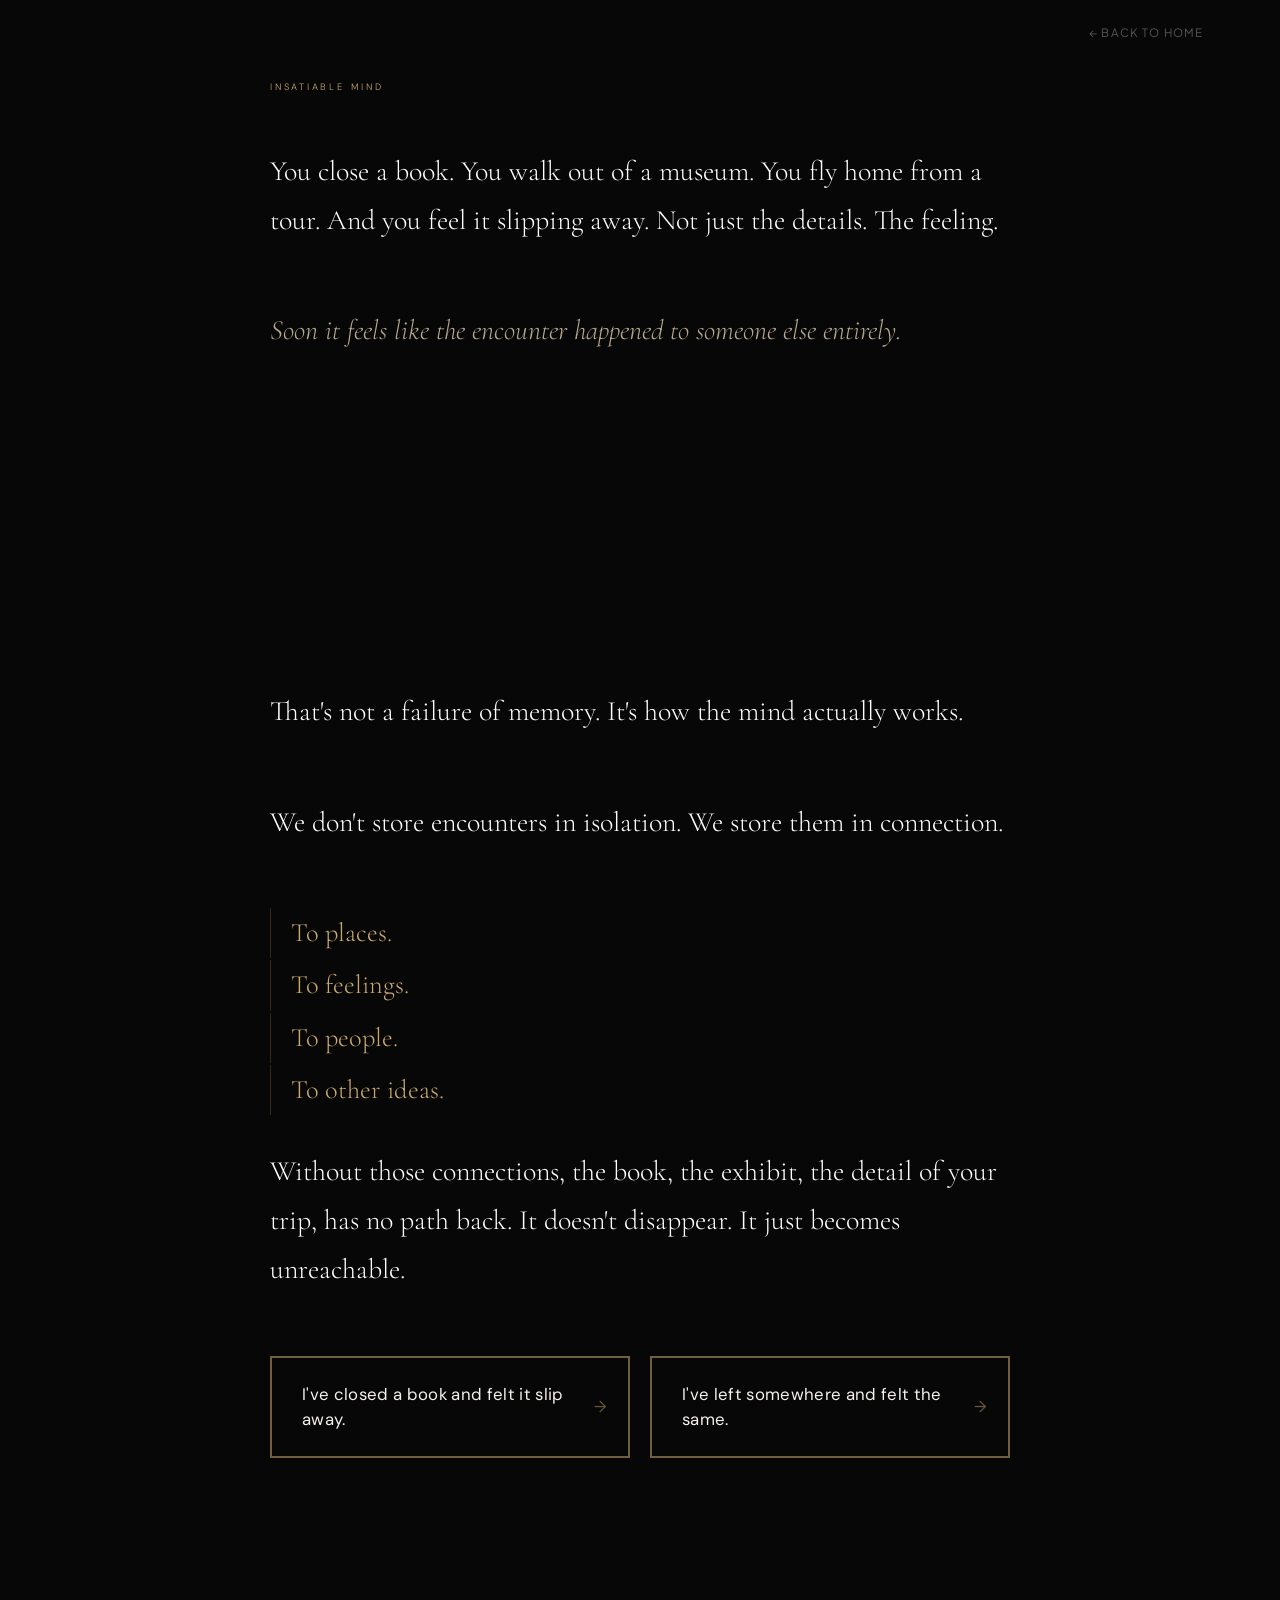
<file: experiential-knowledge.html>
<!DOCTYPE html>
<html lang="en">
<head>
  <meta charset="UTF-8">
  <meta name="viewport" content="width=device-width, initial-scale=1.0">
  <title>Insatiable Mind · A Personal Practice</title>
  <meta property="og:title" content="Insatiable Mind" />
  <meta property="og:description" content="A personal knowledge system that turns what you know into experience." />
  <meta property="og:image" content="https://www.projectbased.ai/assets/og_im_image.png" />
  <meta property="og:url" content="https://insatiablemind.ai" />
  <meta property="og:type" content="website" />
  <meta name="twitter:card" content="summary_large_image" />
  <meta name="twitter:title" content="Insatiable Mind" />
  <meta name="twitter:description" content="A personal knowledge system that turns what you know into a physical experience." />
  <meta name="twitter:image" content="https://www.projectbased.ai/assets/og_im_image.png" />
  <link rel="preconnect" href="https://fonts.googleapis.com">
  <link href="https://fonts.googleapis.com/css2?family=Cormorant+Garamond:ital,wght@0,300;0,400;0,500;1,300;1,400;1,500&family=DM+Sans:wght@200;300;400;500&display=swap" rel="stylesheet">
  <link rel="stylesheet" href="styles.css">
  <style>
    :root {
      --bg:          #070707;
      --surface:     #0f0f0f;
      --text:        #e8e4df;
      --muted:       #b5a88e;
      --dim:         #4a5260;
      --gold:        #c9a96e;
      --gold-faint:  rgba(201,169,110,0.12);
      --gold-line:   rgba(201,169,110,0.22);
      --blue:        #7a9bb5;
      --blue-faint:  rgba(122,155,181,0.12);
      --serif:       'Cormorant Garamond', Georgia, serif;
      --sans:        'DM Sans', system-ui, sans-serif;
    }

    *, *::before, *::after { margin: 0; padding: 0; box-sizing: border-box; }
    html { scroll-behavior: smooth; }
    body {
      background: var(--bg);
      color: var(--text);
      font-family: var(--sans);
      font-weight: 300;
      line-height: 1.6;
      overflow-x: hidden;
      cursor: default;
    }

    /* ── Reveal ── */
    .r {
      opacity: 0;
      transform: translateY(24px);
      transition: opacity 1.1s ease, transform 1.1s ease;
    }
    .r.in { opacity: 1; transform: none; }
    .r-d1 { transition-delay: 0.25s; }
    .r-d2 { transition-delay: 0.5s; }
    .r-d3 { transition-delay: 0.75s; }
    .r-d4 { transition-delay: 1s; }
    .r-slow { opacity: 0; transition: opacity 2.4s ease; }
    .r-slow.in { opacity: 1; }

    /* ══════════════════════════════════════
       SECTION 1 · PROBLEM / THESIS
    ══════════════════════════════════════ */

    .s-thesis {
      min-height: 100vh;
      display: grid;
      grid-template-rows: 1fr auto 1fr;
      padding: 0 40px;
      max-width: 820px;
      margin: 0 auto;
    }

    .thesis-eyebrow {
      padding-top: 80px;
      font-family: var(--sans);
      font-size: 0.58rem;
      letter-spacing: 0.3em;
      text-transform: uppercase;
      color: var(--gold);
      align-self: end;
      padding-bottom: 52px;
    }


    .thesis-p {
      font-family: var(--serif);
      font-weight: 300;
      font-size: clamp(1.25rem, 2.8vw, 1.75rem);
      line-height: 1.75;
      color: #ffffff;
      margin-bottom: 2.2em;
    }

    .thesis-p:last-child { margin-bottom: 0; }

    .thesis-p em {
      font-style: italic;
      color: var(--muted);
    }

    .thesis-p strong {
      font-weight: 400;
      color: var(--text);
    }

    .thesis-brand {
      font-family: var(--serif);
      font-weight: 400;
      letter-spacing: 0.04em;
    }

    .scroll-cue {
      align-self: center;
      padding-bottom: 48px;
      display: flex;
      flex-direction: column;
      align-items: center;
      gap: 12px;
      font-size: 0.7rem;
      letter-spacing: 0.3em;
      text-transform: uppercase;
      color: var(--gold);
      opacity: 0.7;
    }

    .scroll-cue::after {
      content: '';
      width: 1px;
      height: 52px;
      background: linear-gradient(to bottom, var(--dim), transparent);
      animation: drip 2.6s ease-in-out infinite;
    }

    @keyframes drip {
      0%   { opacity: 0; transform: scaleY(0); transform-origin: top; }
      45%  { opacity: 1; transform: scaleY(1); }
      100% { opacity: 0; }
    }

    /* ══════════════════════════════════════
       DIVIDER
    ══════════════════════════════════════ */

    .divider {
      width: 100%;
      height: 1px;
      background: linear-gradient(to right, transparent, var(--gold-line), transparent);
      margin: 0;
    }

    /* ══════════════════════════════════════
       SECTION 2 · THE SYSTEM
    ══════════════════════════════════════ */

    .s-system {
      padding: 120px 40px 100px;
      max-width: 820px;
      margin: 0 auto;
    }

    .section-label {
      font-family: var(--sans);
      font-size: 0.58rem;
      letter-spacing: 0.28em;
      text-transform: uppercase;
      color: var(--gold);
      margin-bottom: 52px;
    }

    .system-intro {
      font-family: var(--serif);
      font-weight: 300;
      font-size: clamp(1.3rem, 3vw, 2.2rem);
      line-height: 1.4;
      color: var(--muted);
      max-width: 820px;
      margin-bottom: 72px;
    }

    .system-intro strong {
      color: var(--text);
      font-weight: 400;
    }

    /* Book shelf */
    .bookshelf {
      display: flex;
      gap: 6px;
      align-items: flex-end;
      margin-bottom: 80px;
      height: 140px;
      overflow: hidden;
    }

    .spine {
      flex: 1;
      height: 100%;
      border-radius: 2px 2px 0 0;
      position: relative;
      transition: flex 0.4s ease, transform 0.3s ease;
      cursor: default;
      min-width: 0;
    }

    .spine:hover {
      transform: translateY(-8px);
    }

    .spine-text {
      position: absolute;
      bottom: 10px;
      left: 50%;
      transform: translateX(-50%) rotate(-90deg);
      white-space: nowrap;
      font-family: var(--serif);
      font-size: 0.5rem;
      color: rgba(255,255,255,0.5);
      transform-origin: center;
      writing-mode: vertical-rl;
      transform: none;
      left: 4px;
      bottom: 8px;
      right: 4px;
      text-align: center;
      font-size: 0.45rem;
      line-height: 1.3;
      overflow: hidden;
    }

    .spine.featured {
      flex: 2.5;
      border: 1px solid rgba(201,169,110,0.3);
    }

    .spine.featured .spine-text {
      color: rgba(201,169,110,0.8);
      font-size: 0.55rem;
    }

    /* App screenshot placeholder */
    .app-placeholder {
      display: grid;
      grid-template-columns: 1fr 1fr 1fr;
      gap: 16px;
      margin-bottom: 0;
    }

    .app-screen {
      aspect-ratio: 9/16;
      background: var(--surface);
      border: 1px solid rgba(255,255,255,0.06);
      border-radius: 12px;
      display: flex;
      flex-direction: column;
      align-items: center;
      justify-content: center;
      gap: 10px;
      padding: 20px;
      position: relative;
      overflow: hidden;
    }

    .app-screen::before {
      content: '';
      position: absolute;
      top: 0; left: 0; right: 0;
      height: 3px;
      background: linear-gradient(to right, transparent, var(--gold-line), transparent);
    }

    .app-screen-label {
      font-size: 0.5rem;
      letter-spacing: 0.2em;
      text-transform: uppercase;
      color: var(--dim);
      text-align: center;
    }

    .app-screen-hint {
      font-family: var(--serif);
      font-style: italic;
      font-size: 0.75rem;
      color: rgba(201,169,110,0.35);
      text-align: center;
      line-height: 1.5;
    }

    .app-note {
      margin-top: 14px;
      font-size: 0.55rem;
      letter-spacing: 0.15em;
      text-transform: uppercase;
      color: var(--dim);
      text-align: center;
    }

    /* ══════════════════════════════════════
       SECTION 3 · THE ENCOUNTER
    ══════════════════════════════════════ */

    /* Gallery entrance */
    .s-gallery {
      position: relative;
      height: 100vh;
      overflow: hidden;
    }

    .s-gallery img {
      width: 100%;
      height: 100%;
      object-fit: cover;
      animation: kb-in 28s ease-in-out forwards;
    }

    @keyframes kb-in {
      from { transform: scale(1); }
      to   { transform: scale(1.07); }
    }

    .gallery-overlay {
      position: absolute;
      inset: 0;
      background: linear-gradient(
        to bottom,
        rgba(7,7,7,0.25) 0%,
        transparent 30%,
        rgba(7,7,7,0.6) 65%,
        rgba(7,7,7,0.97) 100%
      );
    }

    .gallery-caption {
      position: absolute;
      bottom: 60px;
      left: 48px;
      right: 48px;
    }

    .gallery-label {
      font-size: 0.58rem;
      letter-spacing: 0.22em;
      text-transform: uppercase;
      color: var(--gold);
      margin-bottom: 14px;
    }

    .gallery-text {
      font-family: var(--serif);
      font-weight: 300;
      font-size: clamp(1.3rem, 3vw, 2rem);
      line-height: 1.35;
      max-width: 560px;
      color: var(--text);
    }

    /* Voices */
    .s-voices {
      padding: 100px 48px;
      max-width: 740px;
      margin: 0 auto;
    }

    .voice-block {
      margin-bottom: 64px;
      padding-left: 24px;
      position: relative;
    }

    .voice-block::before {
      content: '';
      position: absolute;
      left: 0; top: 4px; bottom: 4px;
      width: 1px;
    }

    .voice-block.v-narrator::before { background: var(--gold-line); }
    .voice-block.v-met::before      { background: rgba(122,155,181,0.3); }
    .voice-block.v-kandel::before   { background: rgba(122,155,181,0.5); }

    .voice-tag {
      font-size: 0.55rem;
      letter-spacing: 0.22em;
      text-transform: uppercase;
      margin-bottom: 16px;
    }

    .v-narrator .voice-tag { color: var(--gold); }
    .v-met      .voice-tag { color: var(--blue); }
    .v-kandel   .voice-tag { color: var(--blue); }

    .voice-text {
      font-family: var(--serif);
      font-weight: 300;
      font-size: clamp(1.1rem, 2.3vw, 1.45rem);
      line-height: 1.78;
      color: var(--text);
    }

    /* Painting zoom */
    .s-painting {
      position: relative;
      height: 100vh;
      overflow: hidden;
    }

    .s-painting img {
      width: 100%;
      height: 100%;
      object-fit: cover;
      transform-origin: 65% 25%;
      animation: zoom-door 36s ease-out forwards;
    }

    @keyframes zoom-door {
      from { transform: scale(1); }
      to   { transform: scale(1.8); }
    }

    .s-painting .overlay {
      position: absolute;
      inset: 0;
      background: linear-gradient(
        to bottom,
        rgba(7,7,7,0.15) 0%,
        transparent 25%,
        rgba(7,7,7,0.7) 75%,
        rgba(7,7,7,0.97) 100%
      );
    }

    .painting-caption {
      position: absolute;
      bottom: 56px;
      left: 48px;
      right: 48px;
    }

    .painting-label {
      font-size: 0.55rem;
      letter-spacing: 0.2em;
      text-transform: uppercase;
      color: var(--muted);
      margin-bottom: 12px;
    }

    .painting-note {
      font-family: var(--serif);
      font-style: italic;
      font-size: clamp(1.0625rem, 2vw, 1.3rem);
      color: var(--muted);
      max-width: 500px;
    }

    /* Kandel block */
    .s-kandel {
      padding: 100px 48px;
      max-width: 740px;
      margin: 0 auto;
    }

    .kandel-book {
      display: inline-flex;
      flex-direction: column;
      align-items: center;
      justify-content: center;
      width: 110px;
      height: 158px;
      background: linear-gradient(145deg, #131d28, #1c2d40);
      border: 1px solid rgba(122,155,181,0.2);
      box-shadow: 0 20px 60px rgba(0,0,0,0.7), 0 0 40px rgba(122,155,181,0.06);
      padding: 16px 12px;
      margin-bottom: 56px;
    }

    .kandel-book-author {
      font-size: 0.45rem;
      letter-spacing: 0.18em;
      text-transform: uppercase;
      color: rgba(122,155,181,0.6);
      margin-bottom: 10px;
      text-align: center;
    }

    .kandel-book-title {
      font-family: var(--serif);
      font-size: 0.78rem;
      line-height: 1.45;
      color: var(--text);
      text-align: center;
    }

    /* McEwan peak */
    .s-mcewan {
      min-height: 100vh;
      display: flex;
      flex-direction: column;
      align-items: center;
      justify-content: center;
      padding: 100px 40px;
      text-align: center;
      position: relative;
    }

    .s-mcewan::before {
      content: '';
      position: absolute;
      inset: 0;
      background: radial-gradient(ellipse at 50% 45%, rgba(55,42,22,0.18) 0%, transparent 60%);
      pointer-events: none;
    }

    .mcewan-cover {
      width: clamp(100px, 14vw, 150px);
      box-shadow: 0 28px 90px rgba(0,0,0,0.85), 0 0 0 1px rgba(255,255,255,0.04);
      margin-bottom: 56px;
    }

    .gold-line {
      width: 32px;
      height: 1px;
      background: var(--gold-line);
      margin: 0 auto 52px;
    }

    .peak-quote {
      font-family: var(--serif);
      font-weight: 300;
      font-style: italic;
      font-size: clamp(1.8rem, 4.5vw, 3.2rem);
      line-height: 1.38;
      max-width: 600px;
      color: var(--text);
      letter-spacing: 0.01em;
      margin-bottom: 28px;
    }

    .peak-attrib {
      font-size: 0.58rem;
      letter-spacing: 0.2em;
      text-transform: uppercase;
      color: var(--dim);
    }

    /* Transport */
    .s-transport {
      padding: 80px 48px;
      max-width: 660px;
      margin: 0 auto;
      text-align: center;
    }

    .transport-text {
      font-family: var(--serif);
      font-style: italic;
      font-size: clamp(1.05rem, 2.2vw, 1.35rem);
      line-height: 1.9;
      color: var(--muted);
    }

    /* Video */
    .s-video {
      padding: 20px 40px 80px;
      display: flex;
      flex-direction: column;
      align-items: center;
    }

    .video-container {
      width: 400px;
      max-width: 100%;
      aspect-ratio: 400 / 458;
      margin: 0 auto;
      position: relative;
      overflow: hidden;
    }

    .video-container video {
      width: 100%;
      height: 100%;
      object-fit: cover;
      display: block;
    }

    .video-placeholder {
      position: absolute;
      inset: 0;
      display: flex;
      flex-direction: column;
      align-items: center;
      justify-content: center;
      gap: 12px;
      background: radial-gradient(ellipse at 40% 50%, rgba(80,62,32,0.1) 0%, transparent 55%),
                  radial-gradient(ellipse at 65% 55%, rgba(40,58,36,0.07) 0%, transparent 55%);
    }

    .video-container:has(video) .video-placeholder { display: none; }

    .vp-tag {
      font-size: 0.55rem;
      letter-spacing: 0.22em;
      text-transform: uppercase;
      color: var(--gold);
    }

    .vp-title {
      font-family: var(--serif);
      font-style: italic;
      font-size: clamp(1rem, 2vw, 1.2rem);
      color: var(--muted);
      max-width: 360px;
      text-align: center;
    }

    .video-note {
      margin-top: 12px;
      font-size: 0.52rem;
      letter-spacing: 0.14em;
      text-transform: uppercase;
      color: var(--dim);
      text-align: center;
    }

    /* Return */
    .s-return {
      position: relative;
      height: 92vh;
      overflow: hidden;
    }

    .s-return img {
      width: 100%;
      height: 100%;
      object-fit: cover;
      animation: kb-return 22s ease-in-out infinite alternate;
    }

    @keyframes kb-return {
      from { transform: scale(1.05); }
      to   { transform: scale(1); }
    }

    .s-return .overlay {
      position: absolute;
      inset: 0;
      background: linear-gradient(
        to bottom,
        rgba(7,7,7,0.45) 0%,
        transparent 28%,
        rgba(7,7,7,0.72) 68%,
        rgba(7,7,7,0.97) 100%
      );
    }

    .return-caption {
      position: absolute;
      bottom: 64px;
      left: 48px;
      right: 48px;
      max-width: 620px;
    }

    .return-line1 {
      font-family: var(--serif);
      font-style: italic;
      font-size: clamp(1.0625rem, 2.2vw, 1.4rem);
      color: var(--muted);
      margin-bottom: 14px;
    }

    .return-line2 {
      font-family: var(--serif);
      font-weight: 300;
      font-size: clamp(1.3rem, 2.8vw, 1.85rem);
      line-height: 1.42;
      color: var(--text);
    }

    /* ══════════════════════════════════════
       SECTION 4 · THE STAKES
    ══════════════════════════════════════ */

    .s-stakes {
      padding: 120px 48px 100px;
      max-width: 740px;
      margin: 0 auto;
    }

    .stakes-text {
      font-family: var(--serif);
      font-weight: 300;
      font-size: clamp(1.1rem, 2.3vw, 1.5rem);
      line-height: 1.85;
      color: var(--muted);
      margin-bottom: 2em;
    }

    .stakes-text strong {
      color: var(--text);
      font-weight: 400;
    }

    .stakes-examples {
      display: grid;
      grid-template-columns: 1fr 1fr;
      gap: 2px;
      margin-top: 64px;
    }

    .stakes-ex {
      padding: 32px 28px;
      background: var(--surface);
      border: 1px solid rgba(255,255,255,0.03);
    }

    .stakes-ex-who {
      font-size: 0.55rem;
      letter-spacing: 0.2em;
      text-transform: uppercase;
      color: var(--gold);
      margin-bottom: 12px;
    }

    .stakes-ex-what {
      font-family: var(--serif);
      font-size: clamp(1.0625rem, 1.8vw, 1.15rem);
      line-height: 1.65;
      color: var(--muted);
    }

    .stakes-ex-what strong {
      color: var(--text);
      font-weight: 400;
    }

    /* ══════════════════════════════════════
       SECTION 5 · THE PERSON
    ══════════════════════════════════════ */

    .s-person {
      padding: 120px 48px 100px;
      max-width: 740px;
      margin: 0 auto;
      text-align: center;
    }

    @media (max-width: 640px) {
      .s-person { grid-template-columns: 1fr; gap: 48px; }
      .stakes-examples { grid-template-columns: 1fr; }
      .app-placeholder { grid-template-columns: 1fr 1fr; }
      .s-thesis { padding: 0 24px; }
      .s-voices, .s-kandel, .s-stakes, .s-person, .s-closing { padding-left: 24px; padding-right: 24px; }
      .gallery-caption, .painting-caption, .return-caption { left: 24px; right: 24px; }
    }

    .person-name {
      font-family: var(--serif);
      font-weight: 300;
      font-size: clamp(1.6rem, 3.5vw, 2.4rem);
      letter-spacing: 0.04em;
      color: var(--text);
      margin-bottom: 6px;
    }

    .person-title {
      font-size: 0.6rem;
      letter-spacing: 0.2em;
      text-transform: uppercase;
      color: var(--gold);
      margin-bottom: 36px;
    }

    .person-bio {
      font-family: var(--serif);
      font-size: clamp(1.0625rem, 1.8vw, 1.15rem);
      line-height: 1.8;
      color: var(--muted);
    }

    .person-bio strong {
      color: var(--text);
      font-weight: 400;
    }

    .person-mantra {
      padding: 32px;
      border: 1px solid var(--gold-line);
      background: var(--gold-faint);
    }

    .mantra-label {
      font-size: 0.52rem;
      letter-spacing: 0.2em;
      text-transform: uppercase;
      color: var(--dim);
      margin-bottom: 16px;
    }

    .mantra-text {
      font-family: var(--serif);
      font-style: italic;
      font-size: clamp(1.0625rem, 1.8vw, 1.15rem);
      line-height: 1.7;
      color: var(--muted);
    }

    /* ══════════════════════════════════════
       SECTION 6 · THE DOOR
    ══════════════════════════════════════ */

    .s-closing {
      padding: 100px 48px 160px;
      max-width: 740px;
      margin: 0 auto;
      text-align: center;
    }

    .closing-rule {
      width: 1px;
      height: 80px;
      background: linear-gradient(to bottom, transparent, var(--gold-line), transparent);
      margin: 0 auto 80px;
    }

    .closing-name {
      font-family: var(--serif);
      font-weight: 300;
      font-size: clamp(1.6rem, 3vw, 2.2rem);
      letter-spacing: 0.1em;
      color: var(--text);
      margin-bottom: 8px;
    }

    .closing-sub {
      font-family: var(--serif);
      font-style: italic;
      font-size: 1rem;
      color: var(--muted);
      margin-bottom: 52px;
    }

    .closing-contact {
      font-size: 0.7rem;
      letter-spacing: 0.14em;
      color: var(--dim);
      margin-bottom: 6px;
    }

    .closing-email {
      font-family: var(--serif);
      font-size: clamp(1rem, 2vw, 1.3rem);
      color: var(--muted);
      text-decoration: none;
      border-bottom: 1px solid var(--gold-line);
      padding-bottom: 2px;
      transition: color 0.3s ease, border-color 0.3s ease;
    }

    .closing-email:hover {
      color: var(--gold);
      border-color: var(--gold);
    }

    .closing-credit {
      margin-top: 80px;
      font-size: 0.55rem;
      letter-spacing: 0.18em;
      text-transform: uppercase;
      color: var(--dim);
      line-height: 2.2;
    }


    /* ── Book covers — real images ── */
    .bookcovers {
      display: grid;
      grid-template-columns: repeat(5, 1fr);
      gap: 14px;
      margin-bottom: 80px;
    }

    @media (max-width: 640px) {
      .bookcovers { grid-template-columns: repeat(3, 1fr); }
      .closing-sub { font-size: 1.0625rem; }
    }

    .book-cover-img {
      aspect-ratio: 2/3;
      position: relative;
      border-radius: 2px;
      overflow: hidden;
      box-shadow: 4px 8px 28px rgba(0,0,0,0.75);
      transition: transform 0.35s ease, box-shadow 0.35s ease;
    }

    .book-cover-img:hover {
      transform: translateY(-8px) rotate(0.8deg);
      box-shadow: 8px 20px 48px rgba(0,0,0,0.85);
    }

    .book-cover-img img {
      width: 100%;
      height: 100%;
      object-fit: cover;
      display: block;
    }

    .featured-cover-img {
      box-shadow: 4px 8px 28px rgba(201,169,110,0.25), 4px 8px 28px rgba(0,0,0,0.75);
    }

    .featured-cover-img:hover {
      box-shadow: 8px 20px 48px rgba(201,169,110,0.3), 8px 20px 48px rgba(0,0,0,0.85);
    }

    /* ── EXPERIENCE break ── */
    .s-experience-break {
      min-height: 60vh;
      display: flex;
      flex-direction: column;
      align-items: center;
      justify-content: center;
      padding: 80px 40px;
      text-align: center;
      position: relative;
    }

    .s-experience-break::before {
      content: '';
      position: absolute;
      inset: 0;
      background: radial-gradient(ellipse at 50% 50%, rgba(201,169,110,0.05) 0%, transparent 65%);
      pointer-events: none;
    }

    .exp-small {
      font-family: var(--sans);
      font-size: 0.6rem;
      letter-spacing: 0.3em;
      text-transform: uppercase;
      color: var(--dim);
      margin-bottom: 28px;
    }

    .exp-knowledge {
      font-family: var(--serif);
      font-weight: 300;
      font-size: clamp(1.8rem, 5vw, 3.5rem);
      color: var(--muted);
      letter-spacing: 0.06em;
      margin-bottom: 12px;
    }

    .exp-arrow {
      font-family: var(--sans);
      font-size: clamp(1rem, 2.5vw, 1.6rem);
      color: var(--dim);
      margin: 8px 0;
      letter-spacing: 0.2em;
    }

    .exp-experience {
      font-family: var(--serif);
      font-weight: 500;
      font-size: clamp(2.2rem, 7vw, 5.5rem);
      color: var(--gold);
      letter-spacing: 0.08em;
      line-height: 1;
    }

    .exp-tagline {
      margin-top: 36px;
      font-family: var(--serif);
      font-style: italic;
      font-size: clamp(1.0625rem, 1.8vw, 1.2rem);
      color: var(--dim);
      max-width: 440px;
    }


    /* ── System narrative pieces ── */
    .system-into-layer {
      font-family: var(--serif);
      font-weight: 300;
      font-size: clamp(1.3rem, 3vw, 2.2rem);
      color: var(--muted);
      margin-bottom: 52px;
      font-style: italic;
    }

    .system-wild-text {
      font-family: var(--serif);
      font-weight: 300;
      font-size: clamp(1.0625rem, 2.2vw, 1.4rem);
      line-height: 1.75;
      color: var(--muted);
      max-width: 560px;
      margin-bottom: 52px;
    }

    /* ── Bridge ── */
    .s-bridge {
      min-height: 60vh;
      display: flex;
      flex-direction: column;
      align-items: center;
      justify-content: center;
      padding: 80px 40px;
      text-align: center;
    }

    .bridge-text {
      font-family: var(--serif);
      font-weight: 300;
      font-size: clamp(2rem, 5vw, 4rem);
      color: var(--text);
      letter-spacing: 0.02em;
      margin-bottom: 24px;
    }

    .bridge-sub {
      font-family: var(--serif);
      font-style: italic;
      font-size: clamp(1.1rem, 2.5vw, 1.7rem);
      line-height: 1.6;
      color: var(--muted);
      max-width: 580px;
    }


    /* ── Living layer reveal ── */
    .s-layer-reveal {
      position: relative;
      padding-bottom: 80px;
    }

    .layer-text-top {
      max-width: 820px;
      margin: 0 auto;
      padding: 0 40px 60px;
      font-family: var(--serif);
      font-weight: 300;
      font-style: italic;
      font-size: clamp(1.3rem, 3vw, 2.2rem);
      color: var(--muted);
    }

    .layer-dash {
      color: var(--gold);
      margin-right: 6px;
    }

    .layer-stage {
      position: relative;
      width: 100%;
      display: flex;
      flex-direction: column;
      align-items: center;
      overflow: visible;
    }

    .layer-met {
      position: relative;
      width: 100%;
      max-width: 800px;
      margin: 0 auto;
      overflow: hidden;
    }

    .layer-met img {
      width: 100%;
      display: block;
      height: auto;
      border-radius: 2px;
    }

    .layer-met-fade {
      position: absolute;
      inset: 0;
      background: linear-gradient(
        to bottom,
        rgba(7,7,7,0.0) 0%,
        rgba(7,7,7,0.0) 60%,
        rgba(7,7,7,0.4) 88%,
        rgba(7,7,7,0.7) 100%
      );
      border-radius: 2px;
    }

    .layer-books {
      position: absolute;
      bottom: 0;
      left: 0;
      right: 0;
      width: 100%;
      transform: translateY(-130%);
      display: grid;
      grid-template-columns: repeat(5, 1fr);
      gap: clamp(4px, 1.2vw, 10px);
      padding: clamp(8px, 1.5vw, 16px);
      opacity: 0;
      visibility: hidden;
      transition: transform 1.4s cubic-bezier(0.22, 1, 0.36, 1),
                  opacity 0.6s ease 0.3s,
                  visibility 0s linear 0s;
      z-index: 10;
    }

    .layer-books.dropped {
      transform: translateY(0%);
      opacity: 1;
      visibility: visible;
    }

    .layer-books .book-cover-img {
      opacity: 0.35;
      box-shadow: 2px 6px 18px rgba(0,0,0,0.8);
      transition: opacity 0.3s ease, transform 0.3s ease, box-shadow 0.3s ease;
    }

    .layer-books .book-cover-img:hover {
      opacity: 0.55;
      transform: translateY(-4px);
      box-shadow: 4px 12px 28px rgba(0,0,0,0.9);
    }

    @media (max-width: 500px) {
      .layer-books { grid-template-columns: repeat(4, 1fr); }
    }


    /* ── App screens ── */
    .app-screens {
      display: grid;
      grid-template-columns: 1fr 1fr 1fr;
      gap: 20px;
      align-items: end;
      margin-bottom: 0;
    }

    @media (max-width: 600px) {
      .app-screens { grid-template-columns: 1fr 1fr; }
      .app-phone:last-child { display: none; }
    }

    .app-phone {
      display: flex;
      flex-direction: column;
      align-items: center;
      gap: 12px;
    }

    .app-phone > img {
      outline: 1px solid rgba(255,255,255,0.22);
      outline-offset: 0px;
    }

    .app-phone img {
      width: 100%;
      border-radius: 16px;
      display: block;
    }

    .app-phone-label {
      font-size: 0.55rem;
      letter-spacing: 0.2em;
      text-transform: uppercase;
      color: var(--dim);
      text-align: center;
    }

    .app-phone-featured .app-phone-label {
      color: var(--gold);
    }


    .app-proven {
      margin-top: 36px;
      font-family: var(--serif);
      font-size: clamp(1.0625rem, 2vw, 1.3rem);
      line-height: 1.7;
      color: var(--muted);
      text-align: center;
      max-width: 560px;
      margin-left: auto;
      margin-right: auto;
    }


    /* ── Two-column Vermeer split ── */
    .s-vermeer-split {
      display: grid;
      grid-template-columns: 1fr 1fr;
      gap: 48px;
      max-width: 960px;
      margin: 0 auto;
      padding: 80px 40px;
      align-items: start;
    }

    @media (max-width: 700px) {
      .s-vermeer-split {
        grid-template-columns: 1fr;
        gap: 32px;
        padding: 60px 24px;
      }
      .vermeer-right .voice-block {
        opacity: 1 !important;
        transform: none !important;
      }
    }

    .vermeer-left {
      display: flex;
      flex-direction: column;
      gap: 16px;
    }

    .vermeer-img-wrap {
      width: 100%;
      overflow: hidden;
      border-radius: 2px;
      box-shadow: 8px 16px 48px rgba(0,0,0,0.7);
    }

    .vermeer-img-wrap img {
      width: 100%;
      display: block;
      object-fit: cover;
    }

    .painting-label-inline {
      font-family: var(--sans);
      font-size: 0.55rem;
      letter-spacing: 0.16em;
      text-transform: uppercase;
      color: var(--dim);
      line-height: 1.8;
    }

    .vermeer-img-note {
      font-family: var(--serif);
      font-style: italic;
      font-size: clamp(1rem, 1.8vw, 1.1rem);
      line-height: 1.7;
      color: var(--muted);
      margin-top: 8px;
    }

    .vermeer-right {
      padding-top: 12px;
      display: flex;
      flex-direction: column;
      gap: 0;
    }


    /* ── Hinge interrupt ── */
    .s-hinge {
      padding: 80px 40px;
      background: linear-gradient(to bottom, var(--bg), #150e04, #1a1005, #150e04, var(--bg));
      display: flex;
      align-items: center;
      justify-content: center;
    }

    .hinge-inner {
      font-family: var(--serif);
      font-weight: 300;
      font-style: italic;
      font-size: clamp(1.3rem, 3vw, 2rem);
      color: var(--gold);
      text-align: center;
      max-width: 620px;
      line-height: 1.5;
      letter-spacing: 0.01em;
    }

    /* ── Kandel two-column ── */
    .s-kandel-split {
      display: grid;
      grid-template-columns: 200px 1fr;
      gap: 52px;
      max-width: 860px;
      margin: 0 auto;
      padding: 60px 40px 100px;
      align-items: start;
      background: linear-gradient(to bottom, #1a1005, #150e04, var(--bg));
    }

    @media (max-width: 700px) {
      .s-kandel-split {
        grid-template-columns: 1fr;
        gap: 32px;
        padding: 40px 24px 80px;
      }
      .kandel-cover-col {
        position: static;
        flex-direction: row;
        align-items: flex-start;
        gap: 20px;
      }
      .kandel-cover-img {
        max-width: 120px;
        transform: scale(1) translateX(0) !important;
        opacity: 1 !important;
      }
      .kandel-cover-img.resolved {
        transform: scale(1) translateX(0);
      }
    }

    .kandel-cover-col {
      display: flex;
      flex-direction: column;
      align-items: center;
      gap: 14px;
      position: sticky;
      top: 80px;
    }

    /* The full-bleed wrapper that shrinks */
    .kandel-cover-stage {
      position: relative;
      /* starts spanning both columns via negative margins */
    }

    .kandel-cover-img {
      width: 100%;
      max-width: 180px;
      box-shadow: 0 20px 60px rgba(0,0,0,0.8), 0 0 40px rgba(122,155,181,0.15);
      border-radius: 2px;
      opacity: 0;
      /* Start: huge, centered over both columns */
      position: relative;
      transform: scale(4.5) translateX(55%);
      transform-origin: top left;
      transition: opacity 0.3s ease,
                  transform 1.3s cubic-bezier(0.22, 1, 0.36, 1),
                  box-shadow 1.3s ease;
      z-index: 20;
    }

    .kandel-cover-img.resolved {
      opacity: 1;
      transform: scale(1) translateX(0);
      box-shadow: 0 20px 60px rgba(0,0,0,0.8), 0 0 40px rgba(122,155,181,0.15);
    }

    .kandel-cover-label {
      font-size: 0.52rem;
      letter-spacing: 0.14em;
      text-transform: uppercase;
      color: var(--dim);
      text-align: center;
      line-height: 1.9;
      opacity: 0;
      transition: opacity 0.6s ease 1s;
    }

    .kandel-cover-label.resolved { opacity: 1; }

    .kandel-quotes-col {
      padding-top: 4px;
      opacity: 0;
      transition: opacity 0.8s ease 1.1s;
    }

    .kandel-quotes-col.resolved { opacity: 1; }


    /* ── McEwan two-column (reversed) ── */
    .s-mcewan-split {
      display: grid;
      grid-template-columns: 1fr 200px;
      gap: 52px;
      max-width: 860px;
      margin: 0 auto;
      padding: 60px 40px 100px;
      align-items: start;
      background: linear-gradient(to bottom, #1a1005, #150e04, var(--bg));
    }

    @media (max-width: 700px) {
      .s-mcewan-split {
        grid-template-columns: 1fr;
        gap: 32px;
        padding: 40px 24px 80px;
      }
      .mcewan-cover-col {
        order: -1;
        position: static;
        flex-direction: row;
        align-items: flex-start;
        gap: 20px;
      }
      .mcewan-cover-img {
        max-width: 120px;
        transform: scale(1) translateX(0) !important;
        opacity: 1 !important;
      }
      .mcewan-cover-img.resolved {
        transform: scale(1) translateX(0);
      }
      .mcewan-quotes-col {
        opacity: 1 !important;
      }
      .kandel-quotes-col {
        opacity: 1 !important;
      }
    }

    .mcewan-quotes-col {
      padding-top: 4px;
      opacity: 0;
      transition: opacity 0.8s ease 1.1s;
    }

    .mcewan-quotes-col.resolved { opacity: 1; }

    .mcewan-cover-col {
      display: flex;
      flex-direction: column;
      align-items: center;
      gap: 14px;
      position: sticky;
      top: 80px;
    }

    .mcewan-cover-img {
      width: 100%;
      max-width: 180px;
      box-shadow: 0 20px 60px rgba(0,0,0,0.8), 0 0 40px rgba(201,169,110,0.15);
      border-radius: 2px;
      opacity: 0;
      transform: scale(4.5) translateX(-55%);
      transform-origin: top right;
      transition: opacity 0.3s ease,
                  transform 1.3s cubic-bezier(0.22, 1, 0.36, 1),
                  box-shadow 1.3s ease;
      z-index: 20;
    }

    .mcewan-cover-img.resolved {
      opacity: 1;
      transform: scale(1) translateX(0);
    }

    .mcewan-cover-label {
      font-size: 0.52rem;
      letter-spacing: 0.14em;
      text-transform: uppercase;
      color: var(--dim);
      text-align: center;
      line-height: 1.9;
      opacity: 0;
      transition: opacity 0.6s ease 1s;
    }

    .mcewan-cover-label.resolved { opacity: 1; }


    /* ── Centered video ── */
    .s-video-center {
      padding: 0 40px 100px;
      display: flex;
      justify-content: center;
      background: linear-gradient(to bottom, #1a1005, var(--bg));
    }

    .video-center-wrap {
      width: 400px;
      max-width: 100%;
      aspect-ratio: 400 / 458;
      overflow: hidden;
      box-shadow: 0 40px 120px rgba(0,0,0,0.9), 0 0 60px rgba(201,169,110,0.08);
    }

    .video-center-wrap video {
      width: 100%;
      height: 100%;
      object-fit: cover;
      display: block;
    }


    /* ── Lost quote full screen ── */
    .s-lost-quote {
      min-height: 60vh;
      display: flex;
      align-items: center;
      justify-content: center;
      padding: 80px 48px;
      background: linear-gradient(to bottom, var(--bg), #150e04);
    }

    .s-lost-quote-inner {
      font-family: var(--serif);
      font-weight: 300;
      font-style: italic;
      font-size: clamp(1.2rem, 2.8vw, 1.9rem);
      line-height: 1.7;
      color: var(--muted);
      max-width: 660px;
      text-align: center;
    }

    /* ── Three things ── */
    .s-three-things {
      padding: 80px 48px 120px;
      max-width: 660px;
      margin: 0 auto;
      display: flex;
      flex-direction: column;
      gap: 0;
    }

    .three-thing {
      font-family: var(--serif);
      font-weight: 300;
      font-size: clamp(1.1rem, 2.4vw, 1.55rem);
      line-height: 1.65;
      color: var(--text);
      padding: 20px 0;
      border-bottom: 1px solid rgba(255,255,255,0.05);
    }

    .three-thing-close {
      font-style: italic;
      color: var(--gold);
      border-bottom: none;
      padding-top: 32px;
      font-size: clamp(1.0625rem, 2vw, 1.3rem);
      letter-spacing: 0.03em;
    }


    /* ── Transport passage ── */
    .s-transport-passage {
      max-width: 660px;
      margin: 0 auto;
      padding: 80px 48px 120px;
      display: flex;
      flex-direction: column;
      gap: 48px;
    }

    .transport-intro {
      font-family: var(--serif);
      font-weight: 300;
      font-style: italic;
      font-size: clamp(1.1rem, 2.3vw, 1.45rem);
      line-height: 1.7;
      color: var(--muted);
    }

    .transport-items {
      display: flex;
      flex-direction: column;
      gap: 0;
      border-left: 1px solid var(--gold-line);
    }

    .transport-item {
      padding: 24px 0 24px 28px;
      border-bottom: 1px solid rgba(255,255,255,0.04);
    }

    .transport-item:last-child {
      border-bottom: none;
    }

    .transport-item-tag {
      font-family: var(--sans);
      font-size: 0.55rem;
      letter-spacing: 0.22em;
      text-transform: uppercase;
      color: var(--gold);
      margin-bottom: 10px;
    }

    .transport-item-text {
      font-family: var(--serif);
      font-weight: 300;
      font-size: clamp(1.0625rem, 2.2vw, 1.3rem);
      line-height: 1.78;
      color: var(--text);
    }

    .transport-close {
      font-family: var(--serif);
      font-style: italic;
      font-size: clamp(1.0625rem, 2vw, 1.3rem);
      color: var(--gold);
      letter-spacing: 0.03em;
      padding-left: 28px;
      border-left: 1px solid var(--gold-line);
    }


    /* ── Video + Transport two-column ── */
    .s-video-transport {
      display: grid;
      grid-template-columns: 400px 1fr;
      gap: 52px;
      max-width: 960px;
      margin: 0 auto;
      padding: 60px 40px 100px;
      align-items: start;
    }

    @media (max-width: 780px) {
      .s-video-transport {
        grid-template-columns: 1fr;
        gap: 40px;
        padding: 40px 24px 80px;
      }
      .vt-video-col video {
        max-width: 300px;
        margin: 0 auto;
        display: block;
      }
    }

    .vt-video-col {
      position: sticky;
      top: 80px;
    }

    .vt-video-col video {
      width: 100%;
      aspect-ratio: 400 / 458;
      object-fit: cover;
      display: block;
      box-shadow: 0 40px 120px rgba(0,0,0,0.9), 0 0 60px rgba(201,169,110,0.08);
    }

    .vt-text-col {
      display: flex;
      flex-direction: column;
      gap: 36px;
      padding-top: 8px;
    }


    /* ── Three columns ── */
    .s-three-cols {
      display: grid;
      grid-template-columns: 1fr 1px 1fr 1px 1fr;
      gap: 0;
      max-width: 960px;
      margin: 0 auto;
      padding: 100px 40px;
      align-items: start;
      background: linear-gradient(to bottom, var(--bg), #150e04);
    }

    @media (max-width: 700px) {
      .s-three-cols {
        grid-template-columns: 1fr;
        padding: 60px 24px;
      }
      .three-col-divider { display: none; }
      .three-col { border-bottom: 1px solid rgba(255,255,255,0.05); padding-bottom: 40px; }
      .three-col:last-child { border-bottom: none; padding-bottom: 0; }
    }

    .three-col-divider {
      width: 1px;
      height: 100%;
      background: linear-gradient(to bottom, transparent, var(--gold-line), transparent);
      align-self: stretch;
    }

    .three-col {
      padding: 0 40px;
      display: flex;
      flex-direction: column;
      gap: 16px;
    }

    .three-col:first-child { padding-left: 0; }
    .three-col:last-child { padding-right: 0; }

    .three-col-number {
      font-family: var(--serif);
      font-size: 0.7rem;
      letter-spacing: 0.3em;
      color: var(--gold);
      margin-bottom: 4px;
    }

    .three-col-text {
      font-family: var(--serif);
      font-weight: 300;
      font-size: clamp(1.0625rem, 2vw, 1.3rem);
      line-height: 1.7;
      color: var(--muted);
    }

    .three-col-text em {
      font-style: normal;
      color: var(--text);
    }

    .three-col-source {
      font-family: var(--sans);
      font-size: 0.52rem;
      letter-spacing: 0.16em;
      text-transform: uppercase;
      color: var(--gold);
      line-height: 1.8;
      margin-top: auto;
      padding-top: 16px;
    }


    /* ── Voice key ── */
    .voice-key {
      margin-bottom: 36px;
      padding: 16px 20px;
      border: 1px solid rgba(255,255,255,0.05);
      background: rgba(255,255,255,0.02);
      display: inline-flex;
      flex-direction: column;
      gap: 8px;
    }

    .voice-key-label {
      font-family: var(--sans);
      font-size: 0.52rem;
      letter-spacing: 0.22em;
      text-transform: uppercase;
      color: var(--gold);
    }

    .voice-key-voices {
      display: flex;
      align-items: center;
      gap: 8px;
      flex-wrap: wrap;
    }

    .voice-key-voices span {
      font-family: var(--sans);
      font-size: 0.6rem;
      letter-spacing: 0.12em;
      color: var(--muted);
    }

    .vk-dot {
      color: var(--dim) !important;
    }


    /* ── Thesis buttons ── */
    .thesis-buttons {
      display: flex;
      flex-direction: column;
      gap: 14px;
      margin: 48px 0 0;
    }

    @media (min-width: 600px) {
      .thesis-buttons {
        flex-direction: row;
        gap: 20px;
      }
    }

    @keyframes btnPulse {
      0%   { border-color: rgba(201,169,110,0.22); box-shadow: 0 0 0 0 rgba(201,169,110,0); }
      50%  { border-color: rgba(201,169,110,0.55); box-shadow: 0 0 0 4px rgba(201,169,110,0.06); }
      100% { border-color: rgba(201,169,110,0.22); box-shadow: 0 0 0 0 rgba(201,169,110,0); }
    }

    .thesis-btn {
      font-family: var(--sans);
      font-weight: 400;
      font-style: normal;
      font-size: clamp(1rem, 1.5vw, 1.05rem);
      letter-spacing: 0.02em;
      color: #f5f1ec;
      background: transparent;
      border: 2.5px solid rgba(201,169,110,0.55);
      padding: 24px 56px 24px 30px;
      cursor: pointer;
      text-align: left;
      line-height: 1.5;
      transition: color 0.3s ease, border-color 0.3s ease, background 0.3s ease;
      flex: 1;
      position: relative;
      animation: btnPulse 3s ease-in-out infinite;
    }

    .thesis-btn::after {
      content: '→';
      position: absolute;
      right: 22px;
      top: 50%;
      transform: translateY(-50%);
      color: var(--gold);
      opacity: 0.5;
      font-style: normal;
      font-size: 1rem;
      transition: opacity 0.3s ease, transform 0.3s ease;
    }

    .thesis-btn:hover {
      color: var(--text);
      border-color: rgba(201,169,110,0.6);
      background: var(--gold-faint);
      animation: none;
    }

    .thesis-btn:hover::after {
      opacity: 1;
      transform: translateY(-50%) translateX(4px);
    }

    .thesis-btn:active {
      background: rgba(201,169,110,0.15);
    }

    /* Resolution — hidden until button clicked */
    .thesis-resolution {
      overflow: hidden;
      max-height: 0;
      opacity: 0;
      transition: max-height 0.8s ease, opacity 0.8s ease;
    }

    .thesis-resolution.revealed {
      max-height: 200vh;
      opacity: 1;
    }


    /* ── Fade on scroll ── */
    .fade-scroll {
      opacity: 1;
      transition: opacity 0.15s ease;
    }


    .thesis-bright {
      color: #ffffff !important;
    }
    .thesis-bright em {
      color: #ffffff !important;
      font-style: italic;
    }


    /* ── Radial spread ── */
    .radial-spread {
      position: relative;
      width: 300px;
      height: 200px;
      margin: 32px auto 48px;
    }

    .radial-center {
      position: absolute;
      top: 50%; left: 50%;
      transform: translate(-50%, -50%);
      z-index: 2;
    }

    .radial-dot {
      width: 8px;
      height: 8px;
      border-radius: 50%;
      background: var(--gold);
      opacity: 0;
      transition: opacity 0.4s ease;
      box-shadow: 0 0 12px rgba(201,169,110,0.4);
    }

    .radial-dot.visible { opacity: 1; }

    .radial-lines {
      position: absolute;
      inset: 0;
      width: 100%;
      height: 100%;
    }

    .radial-line {
      stroke: rgba(201,169,110,0.25);
      stroke-width: 1;
      stroke-dasharray: 200;
      stroke-dashoffset: 200;
      transition: stroke-dashoffset 0.6s ease;
    }

    .radial-line.visible { stroke-dashoffset: 0; }

    .radial-item {
      position: absolute;
      font-family: var(--serif);
      font-weight: 300;
      font-size: clamp(1rem, 1.8vw, 1.1rem);
      color: var(--gold);
      opacity: 0;
      transition: opacity 0.5s ease, transform 0.5s cubic-bezier(0.22, 1, 0.36, 1);
      white-space: nowrap;
    }

    .radial-top    { top: 0;    left: 50%; transform: translate(-50%, 0); }
    .radial-right  { top: 50%; right: 0;  transform: translate(0, -50%); }
    .radial-bottom { bottom: 0; left: 50%; transform: translate(-50%, 0); }
    .radial-left   { top: 50%; left: 0;  transform: translate(0, -50%); }

    .radial-top.visible    { opacity: 1; }
    .radial-right.visible  { opacity: 1; }
    .radial-bottom.visible { opacity: 1; }
    .radial-left.visible   { opacity: 1; }


    /* ── Connection list ── */
    .connection-list {
      margin: 8px 0 2em 0;
      display: flex;
      flex-direction: column;
      gap: 2px;
    }

    @keyframes connIn {
      0%   { opacity: 0; transform: translateY(10px); }
      100% { opacity: 1; transform: translateY(0); }
    }

    .conn-item {
      font-family: var(--serif);
      font-weight: 300;
      font-size: clamp(1.2rem, 2.6vw, 1.65rem);
      color: var(--gold);
      padding: 4px 0 4px 0;
      border-left: 1px solid var(--gold-line);
      padding-left: 20px;
      line-height: 1.6;
      animation: connIn 0.7s ease both;
    }

    #conn1 { animation-delay: 0.1s; }
    #conn2 { animation-delay: 0.4s; }
    #conn3 { animation-delay: 0.7s; }
    #conn4 { animation-delay: 1.0s; }


    .thesis-climax {
      color: var(--gold);
      font-weight: 400;
    }

    .thesis-climax-list {
      display: flex;
      flex-direction: column;
      gap: 8px;
      margin-top: 1.4em;
    }


    .three-col-text em {
      font-style: normal;
      color: var(--gold);
    }


    /* ── Three col pop-in ── */
    .tc-pop {
      opacity: 0;
      transform: translateY(16px);
      transition: opacity 0.7s ease, transform 0.7s cubic-bezier(0.22, 1, 0.36, 1);
    }

    .tc-pop.visible {
      opacity: 1;
      transform: translateY(0);
    }

    .tc-stress {
      color: var(--text);
      font-style: normal;
      font-weight: 400;
    }


    /* ── Transport final statement ── */
    .transport-final {
      width: 100%;
      max-width: 100%;
      padding: 100px 48px 80px;
      text-align: center;
      border-top: 1px solid var(--gold-line);
      background: linear-gradient(to bottom, var(--bg), #0e0a06, var(--bg));
    }

    .transport-final-line {
      font-family: var(--serif);
      font-weight: 300;
      font-size: clamp(1.2rem, 2.8vw, 1.8rem);
      line-height: 1.6;
      color: var(--text);
      margin-bottom: 20px;
    }

    .transport-final-end {
      font-family: var(--serif);
      font-style: italic;
      font-size: clamp(1.1rem, 2.4vw, 1.5rem);
      color: var(--gold);
      line-height: 1.6;
    }


    .transport-final-mid {
      font-family: var(--serif);
      font-size: clamp(1rem, 1.8vw, 1.1rem);
      letter-spacing: 0.12em;
      color: var(--muted);
      margin-bottom: 20px;
      text-transform: none;
    }


    /* ── Stakes three columns ── */
    .stakes-three {
      display: grid;
      grid-template-columns: 1fr 1fr 1fr;
      gap: 2px;
      margin-top: 64px;
    }

    @media (max-width: 700px) {
      .stakes-three { grid-template-columns: 1fr; }
    }

    .stakes-line {
      padding: 36px 28px;
      background: var(--surface);
      border: 1px solid rgba(255,255,255,0.03);
      display: flex;
      flex-direction: column;
      gap: 14px;
    }

    .stakes-line-label {
      font-family: var(--sans);
      font-size: 0.58rem;
      letter-spacing: 0.22em;
      text-transform: uppercase;
      color: var(--gold);
    }

    .stakes-line-text {
      font-family: var(--serif);
      font-weight: 300;
      font-size: clamp(1.0625rem, 1.8vw, 1.15rem);
      line-height: 1.75;
      color: var(--muted);
    }


    .person-story {
      max-width: 740px;
      margin: 0 auto;
      padding: 52px 48px 0;
      text-align: center;
    }

    .person-story-text {
      font-family: var(--serif);
      font-weight: 300;
      font-size: clamp(1.0625rem, 2vw, 1.25rem);
      line-height: 1.85;
      color: var(--muted);
    }


    .transport-final-nine {
      font-family: var(--sans);
      font-size: 0.65rem;
      letter-spacing: 0.2em;
      text-transform: uppercase;
      color: var(--dim);
      margin-top: 32px;
    }


    /* ── Stakes section — museum blue ── */
    .s-stakes-section {
      background: #1a2332;
      position: relative;
    }



    .s-stakes-section .section-label {
      color: rgba(201,169,110,0.7);
    }

    .s-stakes-section .stakes-text {
      color: rgba(232,228,223,0.9);
    }

    .s-stakes-section .stakes-text strong {
      color: #ffffff;
    }

    .s-stakes-section .stakes-line {
      background: rgba(255,255,255,0.04);
      border-color: rgba(255,255,255,0.06);
    }

    .s-stakes-section .stakes-line-text {
      color: rgba(200,210,225,0.85);
    }

    .s-stakes-section .stakes-line-label {
      color: rgba(201,169,110,0.9);
    }

    /* Fade back to black after stakes */
    .s-stakes-section::after {
      content: '';
      position: absolute;
      bottom: 0; left: 0; right: 0;
      height: 80px;
      background: linear-gradient(to top, var(--bg), #1a2332);
    }


    .voice-key-desc {
      font-family: var(--sans);
      font-size: 0.55rem;
      letter-spacing: 0.08em;
      color: var(--dim);
      line-height: 1.6;
      padding-top: 8px;
      border-top: 1px solid rgba(255,255,255,0.04);
      margin-top: 6px;
    }


    /* ── Liminal transitional section ── */
    .s-liminal {
      padding: 160px 48px 180px;
      text-align: center;
      background: linear-gradient(to bottom, var(--bg) 0%, var(--bg) 15%, #0d141e 40%, #111a27 65%, #1a2332 100%);
      position: relative;
    }

    .liminal-text {
      font-family: var(--serif);
      font-style: italic;
      font-weight: 300;
      font-size: clamp(1.1rem, 2.4vw, 1.6rem);
      line-height: 1.7;
      color: rgba(255,255,255,0.85);
      max-width: 640px;
      margin: 0 auto;
    }


    .stakes-thesis {
      font-family: var(--serif);
      font-weight: 300;
      font-size: clamp(1.4rem, 3vw, 2rem);
      line-height: 1.5;
      color: #ffffff;
      margin: 48px 0;
      padding: 40px 0;
      border-top: 1px solid rgba(255,255,255,0.1);
      border-bottom: 1px solid rgba(255,255,255,0.1);
    }

    /* ── Site Nav Overlay ── */
    .site-nav {
      position: fixed;
      top: 0; left: 0; right: 0; z-index: 9999;
      padding: 1.5rem 6vw;
      display: flex;
      justify-content: flex-end;
      align-items: center;
      background: transparent;
      transition: background 0.4s ease;
      font-family: 'Plus Jakarta Sans', sans-serif;
    }
    .site-nav.scrolled {
      background: rgba(7,7,7,0.85);
      backdrop-filter: blur(8px);
    }
    .site-nav-name {
      font-family: 'Plus Jakarta Sans', sans-serif;
      font-weight: 500;
      font-size: 0.85rem;
      color: rgba(232,228,223,0.5);
      text-decoration: none;
      transition: color 0.3s ease;
    }
    .site-nav-name:hover { color: rgba(232,228,223,0.85); }
    .site-nav-back {
      font-family: 'Plus Jakarta Sans', sans-serif;
      font-weight: 400;
      font-size: 0.72rem;
      color: rgba(232,228,223,0.35);
      text-decoration: none;
      letter-spacing: 0.1em;
      text-transform: uppercase;
      transition: color 0.3s ease;
    }
    .site-nav-back:hover { color: rgba(232,228,223,0.7); }
    .site-nav-back.bright { color: #ffffff; }
    .site-chapter-tag {
      position: fixed;
      top: 5rem;
      left: 6vw;
      font-family: 'Plus Jakarta Sans', sans-serif;
      font-weight: 400;
      font-size: 0.6rem;
      letter-spacing: 0.22em;
      text-transform: uppercase;
      color: rgba(232,228,223,0.2);
      z-index: 9998;
    }
  </style>
  <link href="https://fonts.googleapis.com/css2?family=Plus+Jakarta+Sans:wght@400;500;600&display=swap" rel="stylesheet">
</head>
<body>
  <nav class="site-nav" id="siteNav">
    <a href="index.html" class="site-nav-back" id="backLink">← Back to Home</a>
  </nav>

<!-- ══════════════════════════════════════
     SECTION 1 · PROBLEM
══════════════════════════════════════ -->
<section>
  <div class="s-thesis">

    <div class="thesis-eyebrow r">Insatiable Mind</div>

    <div class="thesis-body">
      <p class="thesis-p fade-scroll" id="fadeP1" style="color:#ffffff !important; opacity:1;">
        You close a book. You walk out of a museum. You fly home from a tour. And you feel it slipping away. Not just the details. The feeling.
      </p>

      <p class="thesis-p fade-scroll" id="fadeP2" style="color:#ffffff !important; opacity:1;">
        <em>Soon it feels like the encounter happened to someone else entirely.</em>
      </p>

      <div style="height: 30vh;"></div>

      <p class="thesis-p r r-d2">
        That's not a failure of memory. It's how the mind actually works.
      </p>

      <p class="thesis-p thesis-bright r r-d2">
        We don't store encounters in isolation. We store them in connection.
      </p>

      <div class="connection-list" id="connList">
        <div class="conn-item" id="conn1">To places.</div>
        <div class="conn-item" id="conn2">To feelings.</div>
        <div class="conn-item" id="conn3">To people.</div>
        <div class="conn-item" id="conn4">To other ideas.</div>
      </div>

      <p class="thesis-p r r-d2">
        Without those connections, the book, the exhibit, the detail of your trip, has no path back. It doesn't disappear. It just becomes unreachable.
      </p>

      <!-- Two buttons — both unlock audio and reveal the rest -->
      <div class="thesis-buttons r r-d3" id="thesisButtons">
        <button class="thesis-btn" onclick="unlockAndReveal()">
          I've closed a book and felt it slip away.
        </button>
        <button class="thesis-btn" onclick="unlockAndReveal()">
          I've left somewhere and felt the same.
        </button>
      </div>

      <div class="thesis-resolution" id="thesisResolution">
        <div style="height: 40vh;"></div>
        <p class="thesis-p">
          <strong><span class="thesis-brand">Insatiable Mind</span></strong> surfaces what you know, at the moment it becomes relevant, engineering connections you couldn't have planned, across books, paintings, and ideas you didn't know were in conversation.
        </p>
        <p class="thesis-p">
          <span class="thesis-climax">For knowledge to stop being cognitive and become…</span>
        </p>
        <div class="thesis-climax-list">
          <div class="conn-item">Embodied.</div>
          <div class="conn-item">Lived.</div>
          <div class="conn-item">Permanent.</div>
        </div>
        <div class="scroll-cue" style="margin-top: 40px;">Scroll</div>
      </div>

    </div>

    </div>
</section>

<div id="siteGate" style="display:none;">
<div class="divider"></div>


<!-- ══════════════════════════════════════
     SECTION 2A · THE SYSTEM — SETUP
══════════════════════════════════════ -->
<section>
  <div class="s-system">
    <div class="section-label r">The System</div>
    <p class="system-intro r r-d1">
      A personal knowledge system, one that turns what you've read
    </p>
    <div class="bookcovers r r-d2">
      <div class="book-cover-img"><img src="assets/book-cover-01.png" alt="The Body Keeps the Score"></div>
      <div class="book-cover-img"><img src="assets/book-cover-02.jpg" alt="What We Can Know"></div>
      <div class="book-cover-img"><img src="assets/book-cover-03.jpg" alt="Demon Copperhead"></div>
      <div class="book-cover-img featured-cover-img"><img src="assets/book-cover-04.jpg" alt="The Extended Mind"></div>
      <div class="book-cover-img"><img src="assets/book-cover-05.jpg" alt="The Bee Sting"></div>
      <div class="book-cover-img"><img src="assets/book-cover-06.jpg" alt="Essays on Art and Science"></div>
      <div class="book-cover-img"><img src="assets/book-cover-07.jpg" alt="Braving the Wilderness"></div>
      <div class="book-cover-img"><img src="assets/book-cover-08.jpg" alt="Powerful · Patty McCord"></div>
      <div class="book-cover-img"><img src="assets/book-cover-09.jpg" alt="The Big Short"></div>
      <div class="book-cover-img"><img src="assets/book-cover-10.jpg" alt="The Overstory"></div>
    </div>
  </div>
</section>

<div class="divider"></div>

<!-- ══════════════════════════════════════
     SECTION 2B · LIVING LAYER OVER THE MET
══════════════════════════════════════ -->
<section class="s-layer-reveal">
  <div class="layer-text-top r">
    <span class="layer-dash">—</span> into a living layer over experience.
  </div>
  <div class="layer-stage">
    <div class="layer-met">
      <img src="assets/Metropolitan_Museum_of_Art_(The_Met)_comp.jpg" alt="The Metropolitan Museum of Art">
      <div class="layer-met-fade"></div>
      <div class="layer-books" id="layerBooks">
        <!-- books injected by JS from the grid above -->
      </div>
    </div>
  </div>
</section>

<div class="divider"></div>

<!-- ══════════════════════════════════════
     SECTION 2C · IN THE WILD
══════════════════════════════════════ -->
<section>
  <div class="s-system">
    <div class="section-label r">In the Wild · The Metropolitan Museum of Art</div>
    <p class="system-wild-text r r-d1">
      A personal audio soundtrack app, built from everything you've read, that accompanies you into a museum, a city, an afternoon walk. And speaks at the moment of encounter.
    </p>
    <div class="voice-key r r-d1" id="voiceKey">
      <div class="voice-key-label">Four voices · All AI-generated</div>
      <div class="voice-key-voices">
        <span>The Museum</span>
        <span class="vk-dot">·</span>
        <span>Kandel</span>
        <span class="vk-dot">·</span>
        <span>The Library</span>
        <span class="vk-dot">·</span>
        <span>The Unexpected</span>
      </div>
    </div>
    <div class="app-screens r r-d2">

      <div class="app-phone" id="appPhone1" style="opacity:0; transition: opacity 0.8s ease;">
        <img src="assets/appscreen1-revised.jpg" alt="The app — tour overview">
        <div class="app-phone-label">The Tour</div>
      </div>

      <div class="app-phone">
        <img src="assets/app_screen2.jpg" alt="The app — a stop with quotes">
        <div class="app-phone-label">A Stop · In the Gallery</div>
      </div>

      <div class="app-phone" id="appPhone3" style="opacity:0; transition: opacity 0.8s ease;">
        <img src="assets/app_screen3.jpg" alt="The app — the library of quotes">
        <div class="app-phone-label">The Library</div>
      </div>

    </div>
    <p class="app-proven r r-d2"><em>A soundtrack for experience.</em><br><br><em>Built first as a personal practice, to bring Eric Kandel's <span style="font-style:normal;">Essays on Art and Science</span> into the world and into the body. Proven at The Metropolitan Museum of Art.</em></p>

    <!-- App audio — autoplay on scroll -->
    <audio id="appAudio" src="assets/app audio.mp3" preload="auto"></audio>

  </div>
</section>

<div class="divider"></div>

<!-- ══════════════════════════════════════
     SECTION 2D · THE BRIDGE
══════════════════════════════════════ -->
<section class="s-bridge">
  <p class="bridge-text r">Your Knowledge Meets The Moment.</p>
  <p class="bridge-sub r r-d1">Ideas you've carried for years, suddenly finding each other<br>in the room you're standing in.</p>
</section>

<!-- ══════════════════════════════════════
     SECTION 3 · THE ENCOUNTER
══════════════════════════════════════ -->
<section>

  <!-- Gallery entrance -->
  <div class="s-gallery">
    <img src="assets/gallery-entrance.jpg" alt="Vermeer Gallery, The Met" loading="lazy">
    <div class="gallery-overlay"></div>
    <div class="gallery-caption">
      <div class="gallery-label r">Gallery 632 · Floor 2 · Dutch Paintings, 17th Century</div>
      <p class="gallery-text r r-d1">
        Three paintings on a blue wall.<br>
        One I've walked past before. But this time...
      </p>
    </div>
  </div>

  <!-- Narrator + Met voice -->
  <!-- Two-column: painting left, text right -->
  <div class="s-vermeer-split">

    <div class="vermeer-left">
      <div class="vermeer-img-wrap">
        <img src=assets/vermeer-painting.jpg alt="A Maid Asleep · Vermeer · c. 1656–57">
      </div>
      <div class="vermeer-img-caption r">
        <div class="painting-label-inline">Johannes Vermeer · A Maid Asleep · c. 1656–57</div>
        <div class="painting-label-inline">The Metropolitan Museum of Art</div>
        <p class="vermeer-img-note">Look into the doorway. A room beyond.<br>Empty now. It wasn't always.</p>
      </div>
    </div>

    <div class="vermeer-right">
      <div class="voice-block v-narrator r" id="vermeerNarratorBlock">
        <div class="voice-tag">In the Gallery</div>
        <p class="voice-text">I hear the museum narrator discuss A Maid Asleep...</p>
        <audio id="vermeerAudio" src="assets/Museum_vermeer.mp3" preload="auto"></audio>
      </div>
      <div class="voice-block v-met r r-d1">
        <div class="voice-tag">The Met</div>
        <p class="voice-text">
          Vermeer transfigured an ordinary scene into an investigation of light, color and texture. X radiographs indicate that he chose to remove a male figure he had originally included standing in the doorway — heightening the painting's ambiguity.
        </p>
      </div>
    </div>

  </div>


  <!-- Kandel — the hinge -->

  <!-- Interrupt line -->
  <div class="s-hinge">
    <div class="hinge-inner r">
      Here is where your personal knowledge transforms into experience.
    </div>
  </div>

  <!-- Kandel two-column -->
  <div class="s-kandel-split">

    <div class="kandel-cover-col r">
      <img src="assets/kandel-cover.jpg" alt="Essays on Art and Science · Eric Kandel" class="kandel-cover-img">
      <div class="kandel-cover-label">Eric R. Kandel<br>Essays on Art and Science</div>
    </div>

    <div class="kandel-quotes-col">
      <div class="voice-block v-kandel r">
        <div class="voice-tag">Kandel · On Ambiguity</div>
        <p class="voice-text">
          "The more ambiguous a work of art, the more top-down processing we must do to resolve the ambiguities and assign the work meaning, utility and value."
        </p>
      </div>
      <div class="voice-block v-kandel r r-d1">
        <div class="voice-tag">Kandel · The Beholder's Share</div>
        <p class="voice-text">
          "The beholder's share — the knowledge, experience and memories a viewer brings to a work of art — can create very different conceptions of an ambiguous image."
        </p>
        <audio id="kandelAudio" src="assets/kandel-beholders share.mp3" preload="auto"></audio>
      </div>
    </div>

  </div>

  <!-- McEwan — novelist walks in -->

  <!-- Interrupt line -->
  <div class="s-hinge">
    <div class="hinge-inner r">
      And then, the system sends a novelist in.
    </div>
  </div>

  <!-- McEwan two-column — reversed: quotes left, cover right -->
  <div class="s-mcewan-split">

    <div class="mcewan-quotes-col">
      <div class="voice-block v-narrator r">
        <div class="voice-tag">From the Library</div>
        <p class="voice-text" style="font-style:italic; font-size: clamp(1.2rem, 2.5vw, 1.7rem); line-height:1.6;">
          "The poem has served history well<br>by remaining a blank sheet."
        </p>
        <audio id="mcewanAudio" src="assets/McEwan quote.mp3" preload="auto"></audio>
      </div>

    </div>

    <div class="mcewan-cover-col">
      <img src="assets/mcewan-cover.jpg" alt="What We Can Know · Ian McEwan" class="mcewan-cover-img">
      <div class="mcewan-cover-label">Ian McEwan<br>What We Can Know</div>
    </div>

  </div>

  <!-- The experience -->

  <!-- Three columns -->
  <div class="s-three-cols" id="threeColsSection">
    <div class="three-col tc-pop" id="tcol1">
      <div class="three-col-number">I</div>
      <p class="three-col-text"><span class="tc-stress">A quote underlined in a novel</span>, but forgotten.</p>
      <div class="three-col-source">Ian McEwan · What We Can Know</div>
    </div>
    <div class="three-col-divider tc-pop" id="tcoldiv1" style="opacity:0;"></div>
    <div class="three-col tc-pop" id="tcol2">
      <div class="three-col-number">II</div>
      <p class="three-col-text">Drawn to the surface in front of <span class="tc-stress">a 1656 Dutch painting.</span></p>
      <div class="three-col-source">Johannes Vermeer · A Maid Asleep · The Met</div>
    </div>
    <div class="three-col-divider tc-pop" id="tcoldiv2" style="opacity:0;"></div>
    <div class="three-col tc-pop" id="tcol3">
      <div class="three-col-number">III</div>
      <p class="three-col-text">In conversation with <span class="tc-stress">a Nobel Prize–winning neuroscientist.</span></p>
      <div class="three-col-source">Eric R. Kandel · Essays on Art and Science</div>
    </div>
  </div>

  <!-- Flash interrupt -->
  <div class="s-hinge">
    <div class="hinge-inner r">
      And in a flash, those three things become one visceral experience.
    </div>
  </div>

  <!-- Video + Transport side by side -->
  <div class="s-video-transport">

    <div class="vt-video-col">
      <video autoplay muted loop playsinline>
        <source src="assets/vermeer clip_2.mp4" type="video/mp4">
      </video>
    </div>

    <div class="vt-text-col">
      <div class="transport-items">
        <div class="transport-item r r-d1">
          <div class="transport-item-tag">In my head</div>
          <p class="transport-item-text">I travel back to the landscape of McEwan's story.</p>
        </div>

        <div class="transport-item r r-d2">
          <div class="transport-item-tag">In my body</div>
          <p class="transport-item-text">I remember the physical act of underlining that passage.</p>
        </div>

        <div class="transport-item r r-d3">
          <div class="transport-item-tag">In the gallery</div>
          <p class="transport-item-text">I recognize in Vermeer's painting McEwan's "blank sheet." And the maid takes on breath, fueled by my own experiences of being young and alone in someone else's world.</p>
        </div>

        <div class="transport-item r r-d4">
          <div class="transport-item-tag">In my mind</div>
          <p class="transport-item-text">I am surprised. And moved.</p>
        </div>
      </div>

    </div>

  </div>

</section>

<section>
  <div class="transport-final r">
    <p class="transport-final-line">I have experienced what Kandel means when he describes the beholder's share.</p>
    <p class="transport-final-mid">Across brain, body, and space.</p>
    <p class="transport-final-end">And I will not forget this painting.</p>
        <p class="transport-final-end">And I will not forget this concept.</p>
        <p class="transport-final-end">And I will not forget this book.</p>
        <p class="transport-final-nine">Nine more stops to go.</p>
  </div>
</section>

<!-- ══════════════════════════════════════
     TRANSITIONAL LIMINAL SECTION
══════════════════════════════════════ -->
<section class="s-liminal">
  <p class="liminal-text r">The system recognized something I hadn't — that these two ideas were already in conversation. It just waited for me to walk into the room.</p>
</section>

<!-- ══════════════════════════════════════
     SECTION 4 · THE STAKES
══════════════════════════════════════ -->
<section class="s-stakes-section">
  <div class="s-stakes">

    <div class="section-label r">What This Makes Possible</div>

    <p class="stakes-text r r-d1">
      The ten-stop Met Museum visit is the proof of concept. But the problem it solves: knowledge that lives unactivated, encounters that slip away unanchored, exists everywhere people encounter ideas worth remembering.
    </p>

    <p class="stakes-thesis r r-d2">AI surfaces the connections. Humans experience the meaning.</p>

    <p class="stakes-text r r-d3">
      Creating the ability to arrive at any encounter, a gallery, a performance, a city, a conversation, carrying everything you've read. And letting it speak.
    </p>

    <div class="stakes-three r r-d3">
      <div class="stakes-line">
        <div class="stakes-line-label">Personal</div>
        <p class="stakes-line-text">A knowledge soundtrack for any encounter worth having. Your library, alive in the world.</p>
      </div>
      <div class="stakes-line">
        <div class="stakes-line-label">Institutional</div>
        <p class="stakes-line-text">A museum where every visitor hears a different tour, shaped by their own passions and experiences.</p>
      </div>
      <div class="stakes-line">
        <div class="stakes-line-label">Knowledge Partnership</div>
        <p class="stakes-line-text">A publisher's catalog meets a museum's collection, and every intersection becomes a guided moment.</p>
      </div>
    </div>

  </div>
</section>

<div class="divider"></div>


<!-- ══════════════════════════════════════
     SECTION 5 · THE PERSON
══════════════════════════════════════ -->
<section>
  <div class="s-person">

    <div>
      <p class="person-name r">Kathryn Jones</p>
      <p class="person-title r r-d1">Digital Storytelling & Media Innovation · Creative Producer · AI-Powered Experience Architect</p>
      <p class="person-bio r r-d2">
        <strong>Executive producer, strategist, and builder</strong> working at the intersection of creativity, technology, and knowledge.
        </p>
    </div>

  </div>

  <div class="person-story r">
    <p class="person-story-text">Insatiable Mind began as a personal passion project, inspired by Annie Murphy Paul's <a href="https://www.amazon.com/Thinking-Outside-Brain-Annie-Murphy/dp/0544947665" target="_blank" style="color: var(--gold); text-decoration: underline; text-underline-offset: 3px;"><em>The Extended Mind: The Power of Thinking Outside the Brain</em></a>. Built out of the thrill of learning and the desire to retain what I've learned, to connect it to other things I've read, other places I've been, other ideas still forming. An antidote to the specific frustration of closing a book that changed how I think, and feeling it slip away before I've even left the chair.</p>
  </div>
</section>

<div class="divider"></div>


<!-- ══════════════════════════════════════
     SECTION 6 · THE DOOR
══════════════════════════════════════ -->
<section>
  <div class="s-closing">

    <div class="closing-rule r"></div>

    <p class="closing-name r r-d1">Kathryn Jones</p>
    <p class="closing-sub r r-d1">Insatiable Mind · New York</p>

    <div class="r r-d2">
      <p class="closing-contact">Get in touch</p>
      <a href="mailto:kathryn@projectbased.ai" class="closing-email">kathryn@projectbased.ai</a>
    </div>

    <div class="closing-credit r r-d3">
      Insatiable Mind · insatiablemind.ai<br>
      Proven at The Metropolitan Museum of Art · New York<br>
      Voices generated with ElevenLabs
    </div>

  </div>
</section>


<!-- ══════════════════════════════════════
     JS
══════════════════════════════════════ -->
<script>
(function () {

  // Layer books setup — deferred until gate is revealed
  function initLayerBooks() {
    const sourceCovers = document.querySelectorAll('.bookcovers .book-cover-img');
    const layerBooks = document.getElementById('layerBooks');
    if (layerBooks && sourceCovers.length && layerBooks.children.length === 0) {
      sourceCovers.forEach(function(cover) {
        layerBooks.appendChild(cover.cloneNode(true));
      });
    }
    if (!layerBooks) return;
    function checkLayerDrop() {
      const metImg = document.querySelector('.layer-met');
      if (!metImg) return;
      const rect = metImg.getBoundingClientRect();
      const vh = window.innerHeight;
      // Fire when Met image is fully visible on screen
      if (rect.top >= 0 && rect.bottom <= vh) {
        layerBooks.classList.add('dropped');
        window.removeEventListener('scroll', checkLayerDrop);
      }
    }
    // Check immediately in case already in position
    checkLayerDrop();
    window.addEventListener('scroll', checkLayerDrop, { passive: true });
  }

  const io = new IntersectionObserver((entries) => {
    entries.forEach(e => {
      if (e.isIntersecting) {
        e.target.classList.add('in');
        io.unobserve(e.target);
      }
    });
  }, { threshold: 0.1, rootMargin: '0px 0px -40px 0px' });

  document.querySelectorAll('.r, .r-slow').forEach(el => io.observe(el));

  // Hero fires on load
  const heroEls = document.querySelectorAll('.s-thesis .r');
  heroEls.forEach((el, i) => {
    setTimeout(() => el.classList.add('in'), 300 + i * 260);
  });

  // App audio player
  window.toggleAppAudio = function() {
    const audio = document.getElementById('appAudio');
    const btn = document.getElementById('appPlayBtn');
    const icon = document.getElementById('appPlayIcon');
    const progress = document.getElementById('appProgress');

    if (!audio) return;

    if (audio.paused) {
      audio.muted = false;
      audio.play();
      icon.innerHTML = '<rect x="5" y="4" width="4" height="16" fill="currentColor"/><rect x="15" y="4" width="4" height="16" fill="currentColor"/>';
    } else {
      audio.pause();
      icon.innerHTML = '<polygon points="6,4 20,12 6,20" fill="currentColor"/>';
    }

    audio.ontimeupdate = function() {
      if (audio.duration) {
        progress.style.width = (audio.currentTime / audio.duration * 100) + '%';
      }
    };

    audio.onended = function() {
      icon.innerHTML = '<polygon points="6,4 20,12 6,20" fill="currentColor"/>';
      progress.style.width = '0%';
    };
  };


  // Kandel cover — arrives huge, resolves into column
  const kandelImg = document.querySelector('.kandel-cover-img');
  const kandelLabel = document.querySelector('.kandel-cover-label');
  const kandelQuotes = document.querySelector('.kandel-quotes-col');

  if (kandelImg) {
    const kandelObserver = new IntersectionObserver((entries) => {
      entries.forEach(e => {
        if (e.isIntersecting) {
          // First make it visible at large scale
          kandelImg.style.opacity = '1';
          // Then after a beat, trigger the resolve
          setTimeout(() => {
            kandelImg.classList.add('resolved');
            if (kandelLabel) kandelLabel.classList.add('resolved');
            if (kandelQuotes) kandelQuotes.classList.add('resolved');
          }, 120);
          kandelObserver.unobserve(e.target);
        }
      });
    }, { threshold: 0.15 });
    kandelObserver.observe(kandelImg);
  }


  // McEwan cover — arrives huge from right, resolves into column
  const mcewanImg = document.querySelector('.mcewan-cover-img');
  const mcewanLabel = document.querySelector('.mcewan-cover-label');
  const mcewanQuotes = document.querySelector('.mcewan-quotes-col');
  const mcewanSection = document.querySelector('.s-mcewan-split');

  if (mcewanImg) {
    const mcewanObserver = new IntersectionObserver((entries) => {
      entries.forEach(e => {
        if (e.isIntersecting) {
          mcewanImg.style.opacity = '1';
          setTimeout(() => {
            mcewanImg.classList.add('resolved');
            if (mcewanLabel) mcewanLabel.classList.add('resolved');
            if (mcewanQuotes) mcewanQuotes.classList.add('resolved');
            // Fire audio when cover lands
            setTimeout(() => {
              const mcewanAudioEl = document.getElementById('mcewanAudio');
              if (mcewanAudioEl) playClip(mcewanAudioEl);
            }, 800);
          }, 120);
          mcewanObserver.unobserve(e.target);
        }
      });
    }, { threshold: 0.15 });
    mcewanObserver.observe(mcewanImg);
  }

  // Stop McEwan audio when section leaves
  if (mcewanSection) {
    const mcewanStopObs = new IntersectionObserver((entries) => {
      entries.forEach(e => {
        const mcewanAudioEl = document.getElementById('mcewanAudio');
        if (!e.isIntersecting && currentAudio === mcewanAudioEl) stopCurrentAudio();
      });
    }, { threshold: 0 });
    if (mcewanSection) mcewanStopObs.observe(mcewanSection);
  }


  // ── Unified audio manager ──
  // Each clip belongs to its section. Stops when section leaves view.
  // Only one clip plays at a time.

  let currentAudio = null;
  const isMobile = window.matchMedia('(max-width: 768px)').matches;
  const MOBILE_DWELL_MS = 1000;

  function stopCurrentAudio() {
    if (currentAudio && !currentAudio.paused) {
      currentAudio.pause();
      currentAudio.currentTime = 0;
    }
    currentAudio = null;
  }

  let pendingPlayTimer = null;
  function _doPlay(audioEl) {
    if (!audioEl) return;
    stopCurrentAudio();
    currentAudio = audioEl;
    audioEl.muted = false;
    audioEl.volume = 0.9;
    audioEl.play().catch(() => {});
  }
  function playClip(audioEl) {
    if (!audioEl) return;
    if (isMobile) {
      // Debounce: any new request within 1s replaces the pending one.
      // This prevents fast scrolling from stacking up Four Voices clips.
      if (pendingPlayTimer) clearTimeout(pendingPlayTimer);
      pendingPlayTimer = setTimeout(function() {
        pendingPlayTimer = null;
        _doPlay(audioEl);
      }, MOBILE_DWELL_MS);
    } else {
      _doPlay(audioEl);
    }
  }

  function watchSection(sectionEl, audioEl, threshold) {
    if (!sectionEl || !audioEl) return;
    const obs = new IntersectionObserver((entries) => {
      entries.forEach(e => {
        if (e.isIntersecting) {
          playClip(audioEl);
        } else {
          if (currentAudio === audioEl) stopCurrentAudio();
        }
      });
    }, { threshold: threshold || 0.35 });
    obs.observe(sectionEl);
  }

  // App audio — fires when voice key reaches top 20% of viewport
  const appAudioEl2 = document.getElementById('appAudio');
  const voiceKeyEl = document.getElementById('voiceKey');
  if (appAudioEl2 && voiceKeyEl) {
    let appAudioPlayed = false;
    let appDwellTimer = null;
    window.addEventListener('scroll', function() {
      const rect = voiceKeyEl.getBoundingClientRect();
      const vh = window.innerHeight;
      const inZone = rect.top <= vh * 0.2 && rect.bottom > 0;
      if (!appAudioPlayed && inZone) {
        if (isMobile) {
          if (!appDwellTimer) {
            appDwellTimer = setTimeout(function() {
              appAudioPlayed = true;
              playClip(appAudioEl2);
              appDwellTimer = null;
            }, MOBILE_DWELL_MS);
          }
        } else {
          appAudioPlayed = true;
          playClip(appAudioEl2);
        }
      } else if (!inZone && appDwellTimer) {
        clearTimeout(appDwellTimer);
        appDwellTimer = null;
      }
      if (rect.bottom < -100 && currentAudio === appAudioEl2) {
        stopCurrentAudio();
        appAudioPlayed = false;
      }
    }, { passive: true });
  }

  // Vermeer museum audio — fires when narrator block near top of viewport
  const vermeerAudioEl = document.getElementById('vermeerAudio');
  const vermeerBlock = document.getElementById('vermeerNarratorBlock');
  if (vermeerAudioEl && vermeerBlock) {
    let vermeerPlayed = false;
    let vermeerDwellTimer = null;
    window.addEventListener('scroll', function() {
      const rect = vermeerBlock.getBoundingClientRect();
      const vh = window.innerHeight;
      const inZone = rect.top <= vh * 0.2 && rect.bottom > 0;
      if (!vermeerPlayed && inZone) {
        if (isMobile) {
          if (!vermeerDwellTimer) {
            vermeerDwellTimer = setTimeout(function() {
              vermeerPlayed = true;
              playClip(vermeerAudioEl);
              vermeerDwellTimer = null;
            }, MOBILE_DWELL_MS);
          }
        } else {
          vermeerPlayed = true;
          playClip(vermeerAudioEl);
        }
      } else if (!inZone && vermeerDwellTimer) {
        clearTimeout(vermeerDwellTimer);
        vermeerDwellTimer = null;
      }
      if (rect.bottom < -100 && currentAudio === vermeerAudioEl) {
        stopCurrentAudio();
        vermeerPlayed = false;
      }
    }, { passive: true });
  }

  // Kandel audio — triggered by cover resolve, stopped when section leaves
  const kandelAudioEl = document.getElementById('kandelAudio');
  const kandelSection = document.querySelector('.s-kandel-split');
  if (kandelSection) {
    const kandelStopObs = new IntersectionObserver((entries) => {
      entries.forEach(e => {
        if (!e.isIntersecting && currentAudio === kandelAudioEl) stopCurrentAudio();
      });
    }, { threshold: 0 });
    kandelStopObs.observe(kandelSection);
  }

  // Patch kandel cover resolve to use unified player
  const _kandelImg = document.querySelector('.kandel-cover-img');
  const _kandelLabel = document.querySelector('.kandel-cover-label');
  const _kandelQuotes = document.querySelector('.kandel-quotes-col');
  if (_kandelImg) {
    let kandelDwellTimer = null;
    const fireKandel = () => {
      _kandelImg.style.opacity = '1';
      setTimeout(() => {
        _kandelImg.classList.add('resolved');
        if (_kandelLabel) _kandelLabel.classList.add('resolved');
        if (_kandelQuotes) _kandelQuotes.classList.add('resolved');
        setTimeout(() => playClip(kandelAudioEl), 800);
      }, 120);
    };
    const kandelObs = new IntersectionObserver((entries) => {
      entries.forEach(e => {
        if (e.isIntersecting) {
          if (isMobile) {
            if (!kandelDwellTimer) {
              kandelDwellTimer = setTimeout(() => {
                fireKandel();
                kandelDwellTimer = null;
                kandelObs.unobserve(e.target);
              }, MOBILE_DWELL_MS);
            }
          } else {
            fireKandel();
            kandelObs.unobserve(e.target);
          }
        } else if (kandelDwellTimer) {
          clearTimeout(kandelDwellTimer);
          kandelDwellTimer = null;
        }
      });
    }, { threshold: 0.15 });
    kandelObs.observe(_kandelImg);
  }


  // Thesis button — unlock audio + reveal the entire rest of the page
  window.unlockAndReveal = function() {
    // iOS audio unlock — silent buffer + prime each audio element
    try {
      var AudioCtx = window.AudioContext || window.webkitAudioContext;
      if (AudioCtx) {
        var ctx = new AudioCtx();
        var buf = ctx.createBuffer(1, 1, 22050);
        var src = ctx.createBufferSource();
        src.buffer = buf;
        src.connect(ctx.destination);
        src.start(0);
        ctx.resume().catch(function(){});
      }
    } catch(e) {}
    // Prime each audio element silently — must happen inside user gesture
    // Set volume to 0 first, play, pause instantly, restore volume
    // Prime each audio element inside the user gesture so iOS will let
    // us play() them later. Keep them muted — playClip() unmutes the
    // specific clip it wants to play. This guarantees no audible leakage
    // during priming, regardless of when the play promises resolve.
    document.querySelectorAll('audio').forEach(function(a) {
      a.muted = true;
      a.load();
      var p = a.play();
      if (p) p.then(function() {
        a.pause();
        a.currentTime = 0;
        // Stay muted — playClip will unmute when it's this clip's turn.
      }).catch(function() {});
    });
    // Show the rest of the site
    const gate = document.getElementById('siteGate');
    if (gate) {
      gate.style.display = 'block';
      // Trigger reveal animations on newly visible elements
      setTimeout(() => {
        document.querySelectorAll('#siteGate .r, #siteGate .r-slow').forEach(el => {
          io.observe(el);
        });
      }, 100);
    }
    // Reveal the Insatiable Mind paragraph
    const resolution = document.getElementById('thesisResolution');
    if (resolution) {
      resolution.classList.add('revealed');
      // Scroll to it after a brief delay so the reveal animation starts first
      setTimeout(() => {
        resolution.scrollIntoView({ behavior: 'smooth', block: 'start' });
      }, 400);
    }
    // Fade buttons
    const buttons = document.getElementById('thesisButtons');
    if (buttons) {
      buttons.style.transition = 'opacity 0.4s ease';
      buttons.style.opacity = '0.35';
      buttons.style.pointerEvents = 'none';
    }
    // Audio now unlocked — browser allows autoplay after user interaction
    // Init layer books on gate reveal
    setTimeout(initLayerBooks, 150);
    setTimeout(initThreeCols, 200);
    // Start connection list animation
    document.querySelectorAll('.conn-item').forEach(function(el) {
      el.classList.add('running');
    });
  };

  // Radial spread — pure CSS class toggle triggered by scroll
  function fireRadial() {
    var el = document.getElementById('radialSpread');
    if (!el || el.dataset.fired) return;
    el.dataset.fired = 'true';
    var dot = el.querySelector('.radial-dot');
    var lines = el.querySelectorAll('.radial-line');
    var items = el.querySelectorAll('.radial-item');
    if (dot) dot.classList.add('visible');
    lines.forEach(function(l, i) {
      setTimeout(function() { l.classList.add('visible'); }, 200 + i * 150);
    });
    items.forEach(function(item, i) {
      setTimeout(function() { item.classList.add('visible'); }, 400 + i * 200);
    });
  }

  // Three cols — pop in sequence on scroll
  function initThreeCols() {
    var section = document.getElementById('threeColsSection');
    if (!section) return;
    function fireThreeCols() {
      var seq = [
        {id:'tcol1', delay:0},
        {id:'tcoldiv1', delay:500},
        {id:'tcol2', delay:600},
        {id:'tcoldiv2', delay:1100},
        {id:'tcol3', delay:1200},
      ];
      seq.forEach(function(item) {
        setTimeout(function() {
          var el = document.getElementById(item.id);
          if (el) el.classList.add('visible');
        }, item.delay);
      });
    }
    var fired = false;
    function onScroll() {
      if (fired) return;
      var rect = section.getBoundingClientRect();
      if (rect.top < window.innerHeight * 0.8) {
        fired = true;
        fireThreeCols();
        window.removeEventListener('scroll', onScrollTC);
      }
    }
    function onScrollTC() { onScroll(); }
    // Check immediately in case already in view
    onScroll();
    window.addEventListener('scroll', onScrollTC, { passive: true });
  }

  function initChain() {
    // Scroll backup — fires if user hasn't scrolled past radial yet
    var el = document.getElementById('radialSpread');
    if (!el) return;
    function onScroll() {
      var r = el.getBoundingClientRect();
      if (r.top < window.innerHeight && r.bottom > 0) {
        fireRadial();
        window.removeEventListener('scroll', onScroll);
      }
    }
    window.addEventListener('scroll', onScroll, { passive: true });
  }

  // Three columns stagger on scroll
  var threeColsEl = document.querySelector('.s-three-cols');
  if (threeColsEl) {
  }

  // Fade-on-scroll for opening paragraphs
  const fadeEls = document.querySelectorAll('.fade-scroll');
  if (fadeEls.length) {
    function updateFade() {
      if (window.scrollY < 80) {
        fadeEls.forEach(function(el) { el.style.opacity = '1'; });
        return;
      }
      fadeEls.forEach(function(el) {
        var rect = el.getBoundingClientRect();
        var vh = window.innerHeight;
        var fadeStart = vh * 0.75;
        var fadeEnd = vh * 0.15;
        var opacity;
        if (rect.bottom >= fadeStart) {
          opacity = 1;
        } else if (rect.bottom <= fadeEnd) {
          opacity = 0;
        } else {
          opacity = (rect.bottom - fadeEnd) / (fadeStart - fadeEnd);
        }
        el.style.opacity = opacity.toFixed(3);
      });
    }
    window.addEventListener('scroll', updateFade, { passive: true });
    // Force opacity 1 on load, never call updateFade() at init
    fadeEls.forEach(function(el) { el.style.opacity = '1'; });
  }


  // Reveal phones 1 and 3 after app audio
  function revealOtherPhones() {
    var p1 = document.getElementById('appPhone1');
    var p3 = document.getElementById('appPhone3');
    if (p1) p1.style.opacity = '1';
    if (p3) p3.style.opacity = '1';
  }
  var appAudioReveal = document.getElementById('appAudio');
  if (appAudioReveal) {
    appAudioReveal.addEventListener('ended', revealOtherPhones);
    appAudioReveal.addEventListener('timeupdate', function() { if (this.currentTime > 2) revealOtherPhones(); });
  }

  // Site nav scroll behavior
  var siteNav = document.getElementById('siteNav');
  window.addEventListener('scroll', function() {
    if (window.scrollY > 80) {
      siteNav.classList.add('scrolled');
    } else {
      siteNav.classList.remove('scrolled');
    }
  }, { passive: true });

  // Bright back link when person section is visible
  var backLink = document.getElementById('backLink');
  var personSection = document.querySelector('.s-person');
  if (backLink && personSection) {
    var personObs = new IntersectionObserver(function(entries) {
      entries.forEach(function(e) {
        if (e.isIntersecting) {
          backLink.classList.add('bright');
        } else {
          backLink.classList.remove('bright');
        }
      });
    }, { threshold: 0.2 });
    personObs.observe(personSection);
  }

})();
</script>
</body>
</html>
</file>
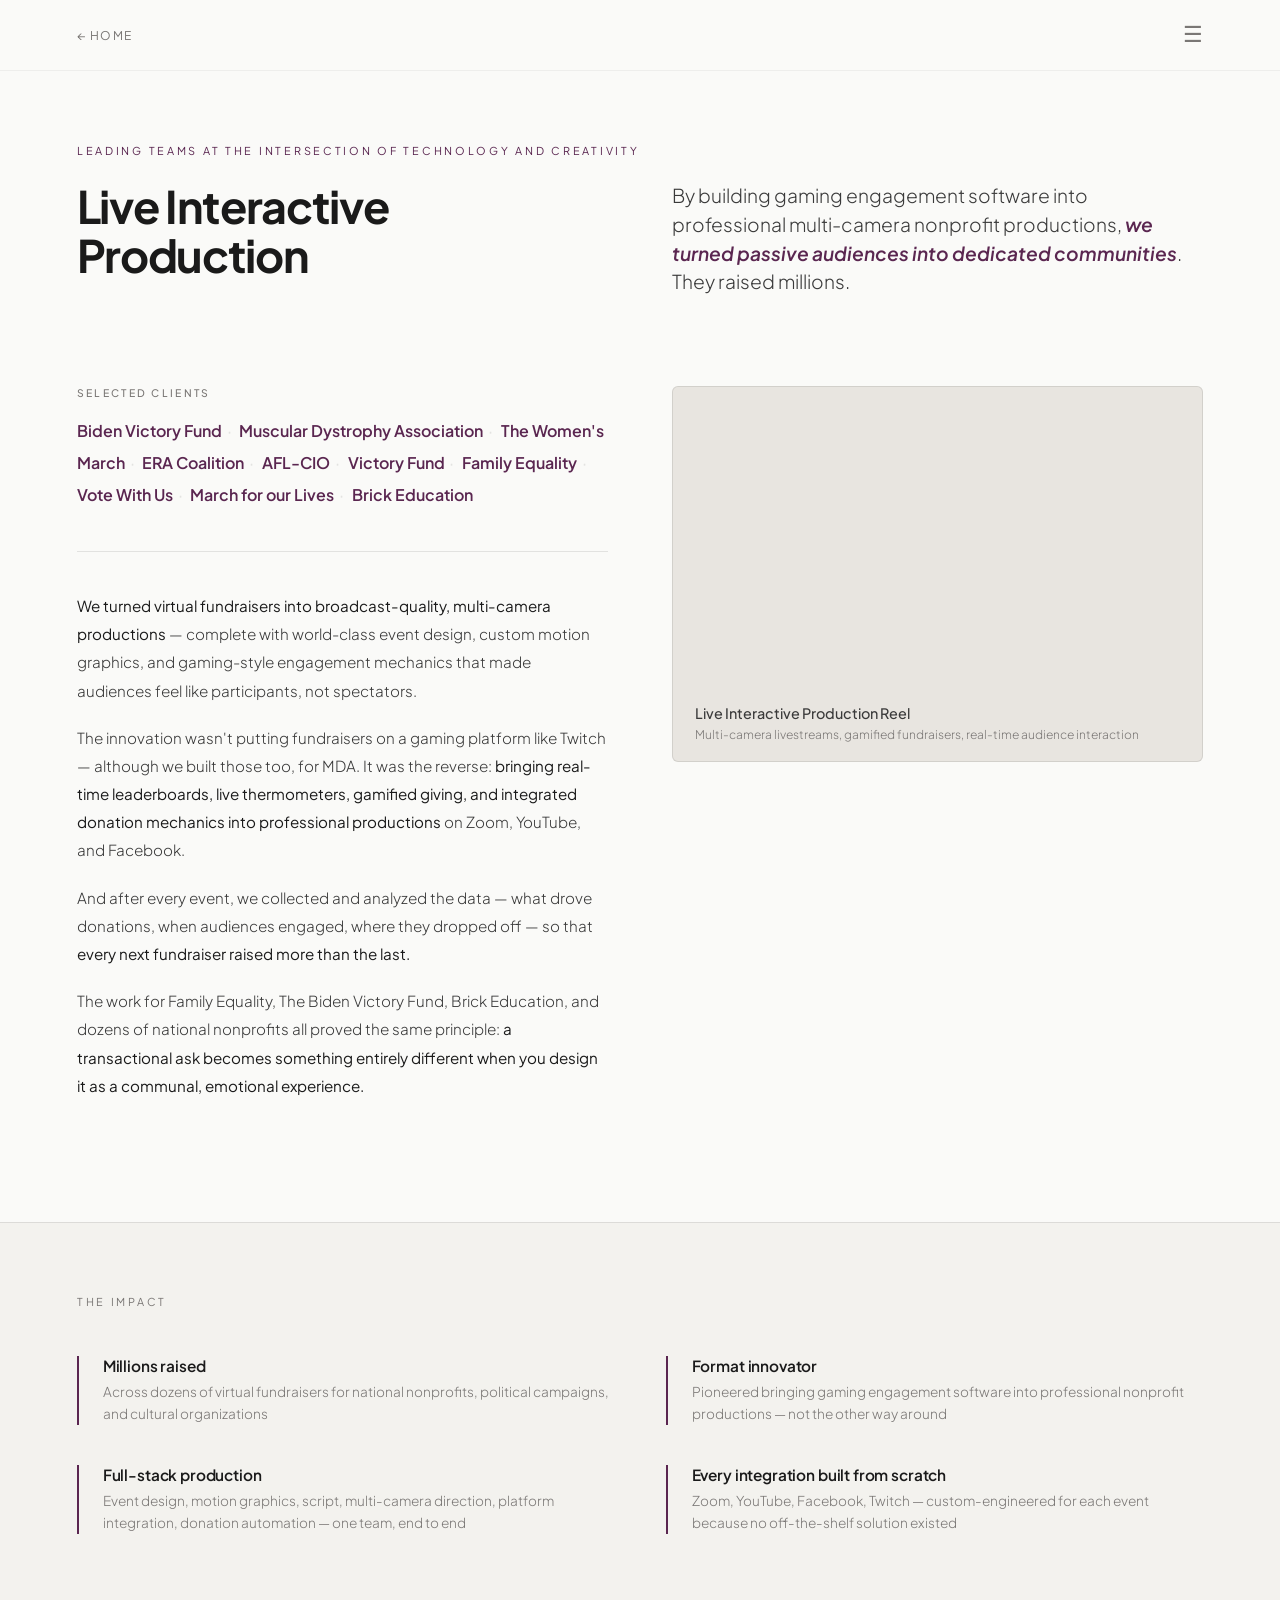
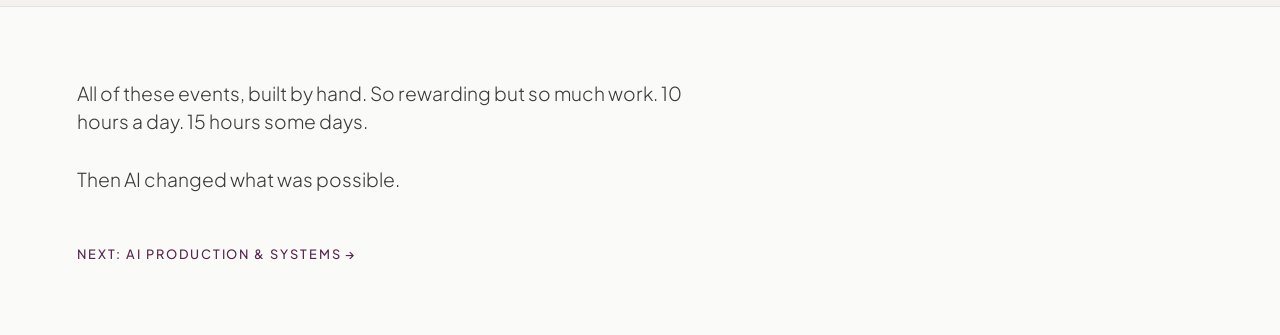
<file: interactive.html>
<!DOCTYPE html>
<html lang="en">
<head>
<meta charset="UTF-8">
<meta name="viewport" content="width=device-width, initial-scale=1.0">
<title>Live Interactive Production — Kathryn Jones</title>
<link href="https://fonts.googleapis.com/css2?family=Plus+Jakarta+Sans:wght@200;300;400;500;600;700;800&display=swap" rel="stylesheet">
<link rel="stylesheet" href="styles.css">
</head>
<body>

  <nav class="nav">
    <a href="index.html" class="nav-back">← Home</a>
    <button class="nav-hamburger" onclick="document.getElementById('navOverlay').classList.add('open')" aria-label="Open menu">☰</button>
  </nav>

  <div class="nav-overlay" id="navOverlay">
    <div class="nav-overlay-header">
      <button class="nav-overlay-close" onclick="document.getElementById('navOverlay').classList.remove('open')" aria-label="Close menu">✕</button>
    </div>
    <div class="nav-overlay-content">
      <p class="section-header">15+ years leading teams at the intersection of technology and creativity</p>
      <ul class="chapter-list">
        <li class="chapter-item"><a href="theater.html"><div class="chapter-title">Theater & Immersive Arts</div></a></li>
        <li class="chapter-item"><a href="agency.html"><div class="chapter-title">Digital Media Agency</div></a></li>
        <li class="chapter-item active"><a href="interactive.html"><div class="chapter-title">Live Interactive Production</div></a></li>
      </ul>
      <p class="section-header-ai">Applied AI. Early and all-in.</p>
      <ul class="chapter-list">
        <li class="chapter-item"><a href="ai-systems.html"><div class="chapter-title">AI Video Production & Creative Workflows</div></a></li>
        <li class="chapter-item"><a href="experiential-knowledge.html"><div class="chapter-title">Experiential Knowledge Design</div></a></li>
      </ul>
    </div>
  </div>

  <section class="page-header" style="max-width:none;">
    <p class="page-chapter">Leading Teams at the Intersection of Technology and Creativity</p>
    <div style="display:grid; grid-template-columns:1fr 1fr; gap:5vw; align-items:start;">
      <h1 class="page-title">Live Interactive Production</h1>
      <p class="throughline-text" style="margin-bottom:0; max-width:none;">By building gaming engagement software into professional multi-camera nonprofit productions, <em>we turned passive audiences into dedicated communities</em>. They raised millions.</p>
    </div>
  </section>

  <section class="two-col">
    <div class="col-left">
      <div class="clients-block" style="border-top:none; padding-top:0; margin-bottom:2.5rem;">
        <div class="clients-section">
          <p class="clients-label">Selected Clients</p>
          <div class="clients-list">
            <span class="client-highlight">Biden Victory Fund</span><span class="separator">·</span>
            <span class="client-highlight">Muscular Dystrophy Association</span><span class="separator">·</span>
            <span class="client-highlight">The Women's March</span><span class="separator">·</span>
            <span class="client-highlight">ERA Coalition</span><span class="separator">·</span>
            <span class="client-highlight">AFL-CIO</span><span class="separator">·</span>
            <span class="client-highlight">Victory Fund</span><span class="separator">·</span>
            <span class="client-highlight">Family Equality</span><span class="separator">·</span>
            <span class="client-highlight">Vote With Us</span><span class="separator">·</span>
            <span class="client-highlight">March for our Lives</span><span class="separator">·</span>
            <span class="client-highlight">Brick Education</span>
          </div>
        </div>
      </div>

      <div class="story" style="border-top: 1px solid rgba(26,26,26,0.1); padding-top: 2.5rem;">
        <p><span class="highlight">We turned virtual fundraisers into broadcast-quality, multi-camera productions</span> — complete with world-class event design, custom motion graphics, and gaming-style engagement mechanics that made audiences feel like participants, not spectators.</p>
        <p>The innovation wasn't putting fundraisers on a gaming platform like Twitch — although we built those too, for MDA. It was the reverse: <span class="highlight">bringing real-time leaderboards, live thermometers, gamified giving, and integrated donation mechanics into professional productions</span> on Zoom, YouTube, and Facebook.</p>
        <p>And after every event, we collected and analyzed the data — what drove donations, when audiences engaged, where they dropped off — so that <span class="highlight">every next fundraiser raised more than the last.</span></p>
        <p>The work for Family Equality, The Biden Victory Fund, Brick Education, and dozens of national nonprofits all proved the same principle: <span class="highlight">a transactional ask becomes something entirely different when you design it as a communal, emotional experience.</span></p>
      </div>
    </div>

    <div class="col-right">
      <div class="work-item">
        <div style="padding:56.25% 0 0 0;position:relative;"><iframe src="https://player.vimeo.com/video/568500781?badge=0&amp;autopause=0&amp;player_id=0&amp;app_id=58479" frameborder="0" allow="autoplay; fullscreen; picture-in-picture; clipboard-write; encrypted-media; web-share" referrerpolicy="strict-origin-when-cross-origin" style="position:absolute;top:0;left:0;width:100%;height:100%;" title="What To Expect From Your Virtual, IRL And Hybrid Fundraising Events"></iframe></div>
        <script src="https://player.vimeo.com/api/player.js"></script>
        <div class="work-info">
          <div class="work-title">Live Interactive Production Reel</div>
          <div class="work-type">Multi-camera livestreams, gamified fundraisers, real-time audience interaction</div>
        </div>
      </div>
    </div>
  </section>

  <section class="impact-section">
    <p class="impact-label">The Impact</p>
    <div class="impact-grid">
      <div class="impact-item">
        <div class="impact-stat">Millions raised</div>
        <div class="impact-desc">Across dozens of virtual fundraisers for national nonprofits, political campaigns, and cultural organizations</div>
      </div>
      <div class="impact-item">
        <div class="impact-stat">Format innovator</div>
        <div class="impact-desc">Pioneered bringing gaming engagement software into professional nonprofit productions — not the other way around</div>
      </div>
      <div class="impact-item">
        <div class="impact-stat">Full-stack production</div>
        <div class="impact-desc">Event design, motion graphics, script, multi-camera direction, platform integration, donation automation — one team, end to end</div>
      </div>
      <div class="impact-item">
        <div class="impact-stat">Every integration built from scratch</div>
        <div class="impact-desc">Zoom, YouTube, Facebook, Twitch — custom-engineered for each event because no off-the-shelf solution existed</div>
      </div>
    </div>
  </section>

  <section class="throughline-section">
    <p class="throughline-text">
      All of these events, built by hand. So rewarding but so much work. 10 hours a day. 15 hours some days.<br><br>Then AI changed what was possible.
    </p>
    <a href="ai-systems.html" class="next-link">Next: AI Production & Systems →</a>
  </section>

</body>
</html>
</file>
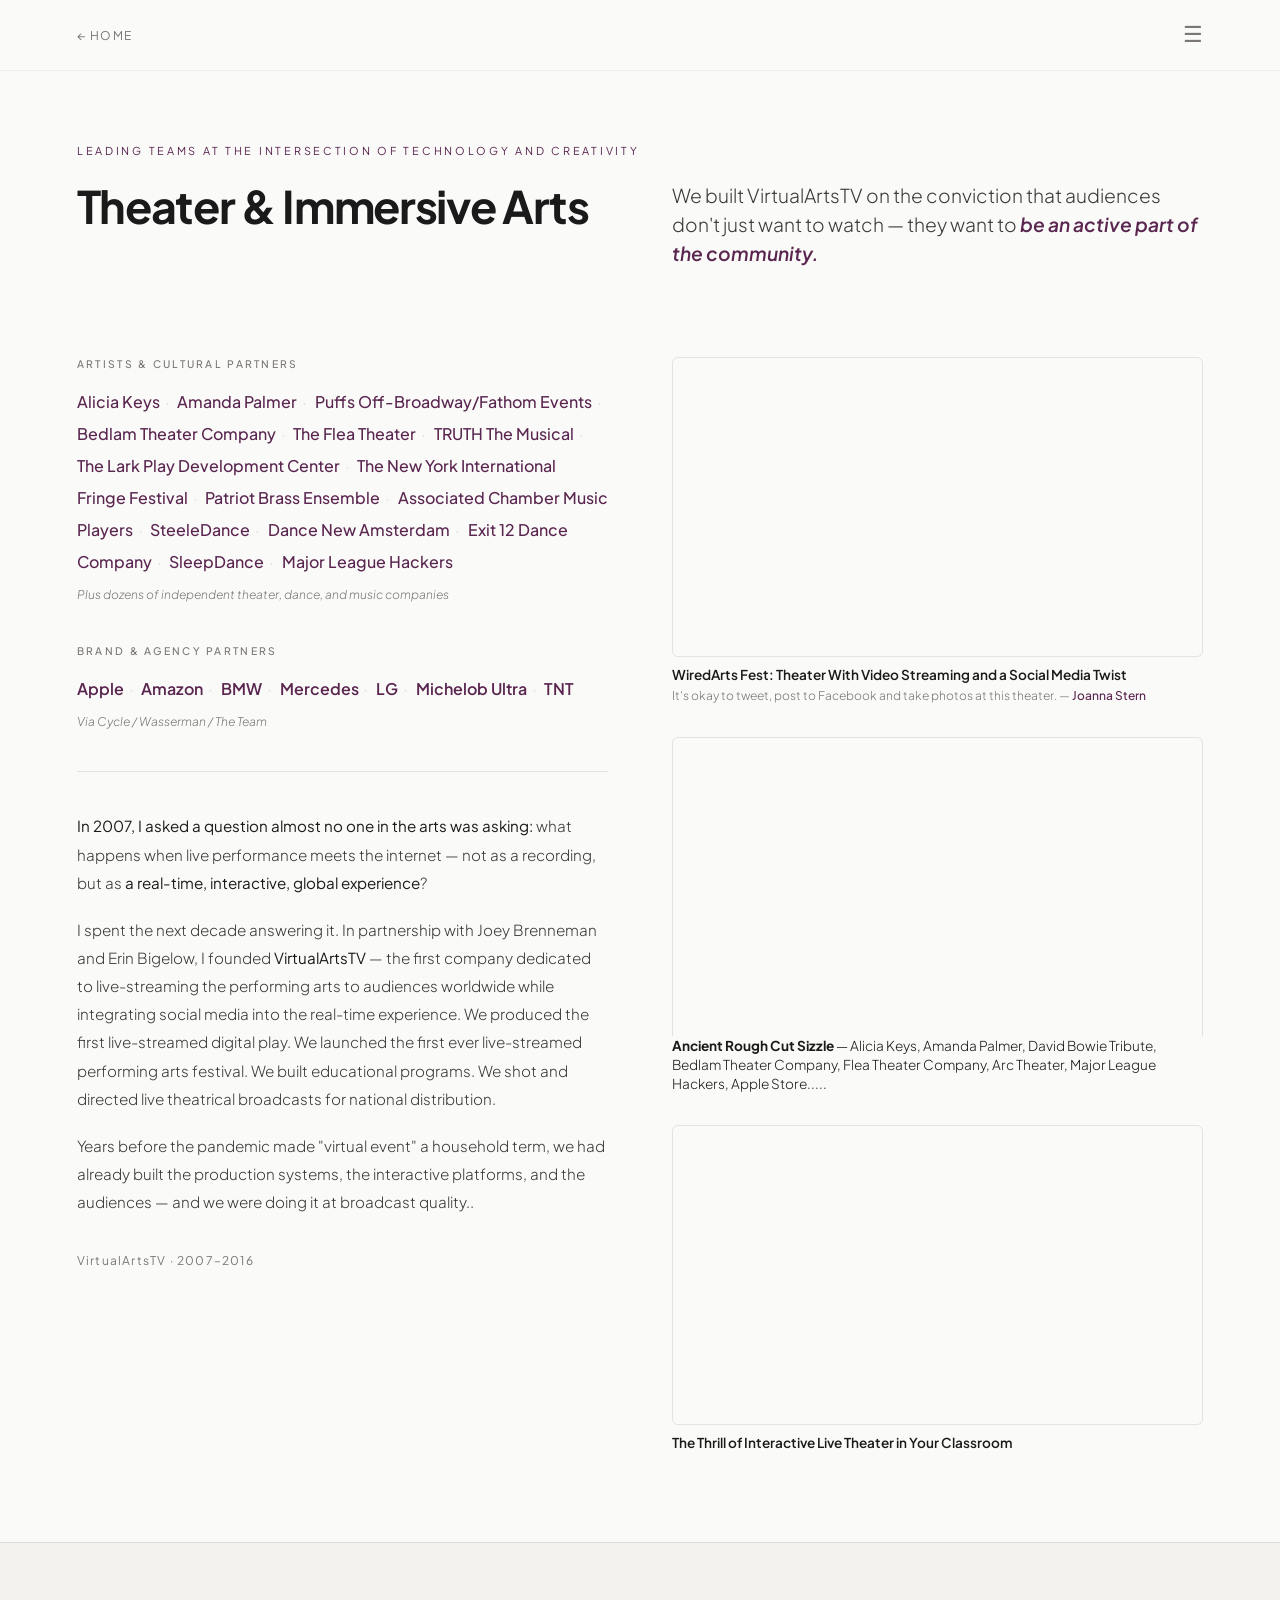
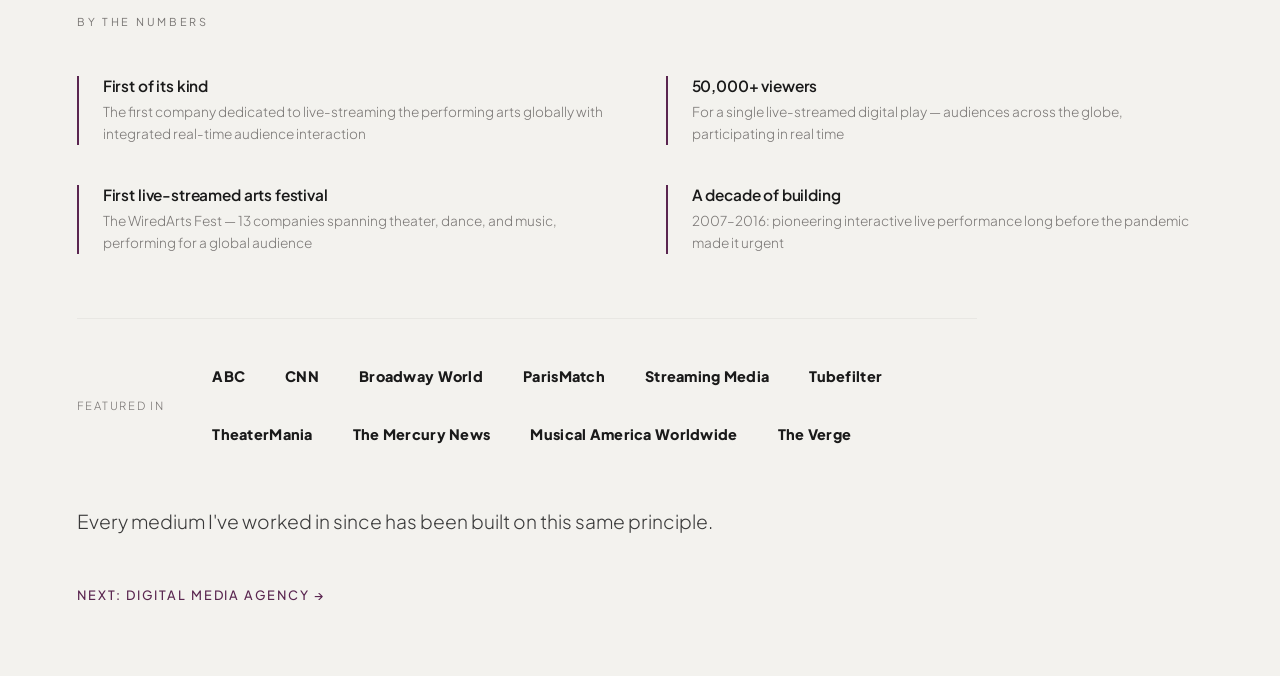
<file: theater.html>
<!DOCTYPE html>
<html lang="en">
<head>
<meta charset="UTF-8">
<meta name="viewport" content="width=device-width, initial-scale=1.0">
<title>Theater & Immersive Arts — Kathryn Jones</title>
<link href="https://fonts.googleapis.com/css2?family=Plus+Jakarta+Sans:wght@200;300;400;500;600;700;800&display=swap" rel="stylesheet">
<link rel="stylesheet" href="styles.css">
<style>
  /* theater.html — page-specific overrides */
  .clients-list .client-name { display: inline; }
  .impact-grid { margin-bottom: 4rem; }
</style>
</head>
<body>

  <!-- =================== NAV =================== -->
  <nav class="nav">
    <a href="index.html" class="nav-back">← Home</a>
    <button class="nav-hamburger" onclick="document.getElementById('navOverlay').classList.add('open')" aria-label="Open menu">☰</button>
  </nav>

  <div class="nav-overlay" id="navOverlay">
    <div class="nav-overlay-header">
      <button class="nav-overlay-close" onclick="document.getElementById('navOverlay').classList.remove('open')" aria-label="Close menu">✕</button>
    </div>
    <div class="nav-overlay-content">
      <p class="section-header">15+ years leading teams at the intersection of technology and creativity</p>
      <ul class="chapter-list">
        <li class="chapter-item active"><a href="theater.html"><div class="chapter-title">Theater & Immersive Arts</div></a></li>
        <li class="chapter-item"><a href="agency.html"><div class="chapter-title">Digital Media Agency</div></a></li>
        <li class="chapter-item"><a href="interactive.html"><div class="chapter-title">Live Interactive Production</div></a></li>
      </ul>
      <p class="section-header-ai">Applied AI. Early and all-in.</p>
      <ul class="chapter-list">
        <li class="chapter-item"><a href="ai-systems.html"><div class="chapter-title">AI Video Production & Creative Workflows</div></a></li>
        <li class="chapter-item"><a href="experiential-knowledge.html"><div class="chapter-title">Experiential Knowledge Design</div></a></li>
      </ul>
    </div>
  </div>

  <!-- =================== PAGE HEADER =================== -->
  <section class="page-header" style="max-width:none;">
    <p class="page-chapter">Leading Teams at the Intersection of Technology and Creativity</p>
    <div style="display:grid; grid-template-columns:1fr 1fr; gap:5vw; align-items:start;">
      <h1 class="page-title">Theater & Immersive Arts</h1>
      <p class="throughline-text" style="margin-bottom:0; max-width:none;">We built VirtualArtsTV on the conviction that audiences don't just want to watch — they want to <em>be an active part of the community.</em></p>
    </div>
  </section>

  <!-- =================== TWO COLUMN =================== -->
  <section class="two-col">

    <!-- LEFT: Story + Clients -->
    <div class="col-left">
      <div class="clients-block" style="border-top:none; padding-top:0; margin-bottom:2.5rem;">
        <div class="clients-section">
          <p class="clients-label">Artists & Cultural Partners</p>
          <div class="clients-list">
            <span class="client-name">Alicia Keys</span><span class="separator">·</span>
            <span class="client-hame">Amanda Palmer</span><span class="separator">·</span>
            <span class="client-name">Puffs Off-Broadway/Fathom Events</span><span class="separator">·</span>
            <span class="client-name">Bedlam Theater Company</span><span class="separator">·</span>
            <span class="client-name">The Flea Theater</span><span class="separator">·</span>
            <span class="client-name">TRUTH The Musical</span><span class="separator">·</span>
            <span class="client-name">The Lark Play Development Center</span><span class="separator">·</span>
            <span class="client-name">The New York International Fringe Festival</span><span class="separator">·</span>
            <span class="client-name">Patriot Brass Ensemble</span><span class="separator">·</span>
            <span class="client-name">Associated Chamber Music Players</span><span class="separator">·</span>
            <span class="client-name">SteeleDance</span><span class="separator">·</span>
            <span class="client-name">Dance New Amsterdam</span><span class="separator">·</span>
            <span class="client-name">Exit 12 Dance Company</span><span class="separator">·</span>
            <span class="client-name">SleepDance</span><span class="separator">·</span>
            <span class="client-name">Major League Hackers</span>
            <p class="clients-note">Plus dozens of independent theater, dance, and music companies</p>
          </div>
        </div>

        <div class="clients-section">
          <p class="clients-label">Brand & Agency Partners</p>
          <div class="clients-list">
            <span class="client-highlight">Apple</span><span class="separator">·</span>
            <span class="client-highlight">Amazon</span><span class="separator">·</span>
            <span class="client-highlight">BMW</span><span class="separator">·</span>
            <span class="client-highlight">Mercedes</span><span class="separator">·</span>
            <span class="client-highlight">LG</span><span class="separator">·</span>
            <span class="client-highlight">Michelob Ultra</span><span class="separator">·</span>
            <span class="client-highlight">TNT</span>
            <p class="clients-note">Via Cycle / Wasserman / The Team</p>
          </div>
        </div>
      </div>

      <div class="story" style="border-top: 1px solid rgba(26,26,26,0.1); padding-top: 2.5rem;">
        <p><span class="highlight">In 2007, I asked a question almost no one in the arts was asking:</span> what happens when live performance meets the internet — not as a recording, but as <span class="highlight">a real-time, interactive, global experience</span>?</p>
        <p>I spent the next decade answering it. In partnership with Joey Brenneman and Erin Bigelow, I founded <span class="highlight">VirtualArtsTV</span> — the first company dedicated to live-streaming the performing arts to audiences worldwide while integrating social media into the real-time experience. We produced the first live-streamed digital play. We launched the first ever live-streamed performing arts festival. We built educational programs. We shot and directed live theatrical broadcasts for national distribution.</p>
        <p>Years before the pandemic made "virtual event" a household term, we had already built the production systems, the interactive platforms, and the audiences — and we were doing it at broadcast quality..</p>
      </div>
      <span class="era-tag">VirtualArtsTV · 2007–2016</span>
    </div>

    <!-- RIGHT: Videos -->
    <div class="col-right">
      <div class="video-embed-block">
        <div class="video-embed-wrapper">
          <div style="padding:56.25% 0 0 0;position:relative;"><iframe src="https://player.vimeo.com/video/1178039295?title=0&amp;byline=0&amp;portrait=0&amp;badge=0&amp;autopause=0&amp;player_id=0&amp;app_id=58479" frameborder="0" allow="autoplay; fullscreen; picture-in-picture; clipboard-write; encrypted-media; web-share" referrerpolicy="strict-origin-when-cross-origin" style="position:absolute;top:0;left:0;width:100%;height:100%;" title="WiredArtsFest: Theater Gets a Tech Twist"></iframe></div>
        </div>
        <a href="https://abcnews.com/Technology/wiredarts-fest-theater-video-streaming-social-media-twist/story?id=18563597" target="_blank" rel="noopener" class="video-headline">WiredArts Fest: Theater With Video Streaming and a Social Media Twist</a>
        <div class="video-headline-meta">It's okay to tweet, post to Facebook and take photos at this theater. — <span class="video-headline-byline">Joanna Stern</span></div>
      </div>
      <script src="https://player.vimeo.com/api/player.js"></script>
      <div class="video-embed-block">
        <div class="video-embed-wrapper" style="border-bottom:none;border-radius:6px 6px 0 0;">
          <div style="padding:56.25% 0 0 0;position:relative;"><iframe src="https://player.vimeo.com/video/1178043699?title=0&amp;byline=0&amp;portrait=0&amp;badge=0&amp;autopause=0&amp;player_id=0&amp;app_id=58479" frameborder="0" allow="autoplay; fullscreen; picture-in-picture; clipboard-write; encrypted-media; web-share" referrerpolicy="strict-origin-when-cross-origin" style="position:absolute;top:0;left:0;width:100%;height:100%;" title="VATV Rough Cut Sizzle"></iframe></div>
        </div>
        <span class="video-headline" style="margin-top:0;"><strong>Ancient Rough Cut Sizzle</strong> <span style="font-weight:300;"> — Alicia Keys, Amanda Palmer, David Bowie Tribute, Bedlam Theater Company, Flea Theater Company, Arc Theater, Major League Hackers, Apple Store.....</span></span>
      </div>
      <div class="video-embed-block">
        <div class="video-embed-wrapper">
          <div style="padding:56.25% 0 0 0;position:relative;"><iframe src="https://player.vimeo.com/video/1178039291?title=0&amp;byline=0&amp;portrait=0&amp;badge=0&amp;autopause=0&amp;player_id=0&amp;app_id=58479" frameborder="0" allow="autoplay; fullscreen; picture-in-picture; clipboard-write; encrypted-media; web-share" referrerpolicy="strict-origin-when-cross-origin" style="position:absolute;top:0;left:0;width:100%;height:100%;" title="The Thrill Of Live Theater - In Your Classroom"></iframe></div>
        </div>
        <span class="video-headline">The Thrill of Interactive Live Theater in Your Classroom</span>
      </div>
    </div>

  </section>

  <!-- =================== IMPACT + THROUGHLINE =================== -->
  <section class="impact-section">
    <p class="impact-label">By the Numbers</p>
    <div class="impact-grid">
      <div class="impact-item">
        <div class="impact-stat">First of its kind</div>
        <div class="impact-desc">The first company dedicated to live-streaming the performing arts globally with integrated real-time audience interaction</div>
      </div>
      <div class="impact-item">
        <div class="impact-stat">50,000+ viewers</div>
        <div class="impact-desc">For a single live-streamed digital play — audiences across the globe, participating in real time</div>
      </div>
      <div class="impact-item">
        <div class="impact-stat">First live-streamed arts festival</div>
        <div class="impact-desc">The WiredArts Fest — 13 companies spanning theater, dance, and music, performing for a global audience</div>
      </div>
      <div class="impact-item">
        <div class="impact-stat">A decade of building</div>
        <div class="impact-desc">2007–2016: pioneering interactive live performance long before the pandemic made it urgent</div>
      </div>
    </div>

    <div class="press-row">
      <span class="press-label-inline">Featured in</span>
      <div class="press-logos">
        <span class="press-logo">ABC</span>
        <span class="press-logo">CNN</span>
        <span class="press-logo">Broadway World</span>
        <span class="press-logo">ParisMatch</span>
        <span class="press-logo">Streaming Media</span>
        <span class="press-logo">Tubefilter</span>
        <span class="press-logo">TheaterMania</span>
        <span class="press-logo">The Mercury News</span>
        <span class="press-logo">Musical America Worldwide</span>
        <span class="press-logo">The Verge</span>
      </div>
    </div>

    <div class="throughline-col">
      <p class="throughline-text">
        Every medium I've worked in since has been built on this same principle.
      </p>
      <a href="agency.html" class="next-link">Next: Digital Media Agency →</a>
    </div>
  </section>

</body>
</html>
</file>
<file: styles.css>
/* ============================================================
   ProjectBased.AI — Shared Styles
   Light-theme foundation for all pages
   ============================================================ */

:root {
  --bg: #FAFAF8;
  --bg-section: #F3F2EE;
  --text: #1a1a1a;
  --text-mid: #3a3a3a;
  --text-muted: #7a7775;
  --plum: #5A2650;
  --plum-bright: #6E3363;
  --plum-hover: #703566;
  --plum-light: rgba(90,38,80,0.06);
  --border: rgba(26,26,26,0.1);
  --border-faint: rgba(26,26,26,0.05);
}

* { margin: 0; padding: 0; box-sizing: border-box; }
html { scroll-behavior: smooth; }

body {
  background: var(--bg);
  color: var(--text);
  font-family: 'Plus Jakarta Sans', sans-serif;
  overflow-x: hidden;
  -webkit-font-smoothing: antialiased;
}

/* =================== NAV =================== */
.nav {
  position: fixed;
  top: 0; left: 0; right: 0; z-index: 100;
  padding: 1.5rem 6vw;
  display: flex;
  justify-content: space-between;
  align-items: center;
  background: rgba(250,250,248,0.92);
  backdrop-filter: blur(12px);
  border-bottom: 1px solid var(--border-faint);
}

.nav-name {
  font-weight: 600;
  font-size: 0.9rem;
  color: var(--plum);
  text-decoration: none;
  letter-spacing: -0.01em;
}

.nav-back {
  font-weight: 400;
  font-size: 0.75rem;
  color: var(--text-muted);
  text-decoration: none;
  letter-spacing: 0.1em;
  text-transform: uppercase;
  transition: color 0.3s ease;
}

.nav-back:hover { color: var(--plum); }

.nav-hamburger {
  background: none;
  border: none;
  font-size: 1.4rem;
  color: var(--text-muted);
  cursor: pointer;
  transition: color 0.3s ease;
  line-height: 1;
  padding: 0;
}

.nav-hamburger:hover { color: var(--plum); }

/* =================== NAV OVERLAY =================== */
.nav-overlay {
  position: fixed;
  top: 0; left: 0; right: 0; bottom: 0;
  z-index: 200;
  background: rgba(90,38,80,0.95);
  backdrop-filter: blur(16px);
  display: flex;
  flex-direction: column;
  padding: 1.5rem 6vw 4rem;
  opacity: 0;
  pointer-events: none;
  transition: opacity 0.3s ease;
}

.nav-overlay.open {
  opacity: 1;
  pointer-events: all;
}

.nav-overlay-header {
  display: flex;
  justify-content: flex-end;
  margin-bottom: 6vh;
}

.nav-overlay-close {
  background: none;
  border: none;
  font-size: 1.6rem;
  color: rgba(255,255,255,0.6);
  cursor: pointer;
  transition: color 0.3s ease;
  line-height: 1;
  padding: 0;
}

.nav-overlay-close:hover { color: #fff; }

.nav-overlay-content {
  max-width: 560px;
  margin: 0 auto;
  width: 100%;
}

.nav-overlay .section-header {
  font-weight: 800;
  font-size: 0.95rem;
  letter-spacing: 0.08em;
  text-transform: uppercase;
  line-height: 1.6;
  color: rgba(255,255,255,0.5);
  margin-bottom: 1.2rem;
}

.nav-overlay .section-header-ai {
  font-weight: 800;
  font-size: 0.88rem;
  letter-spacing: 0.08em;
  text-transform: uppercase;
  line-height: 1.6;
  color: rgba(255,255,255,0.5);
  margin-top: 2.5rem;
  margin-bottom: 1.2rem;
}

.nav-overlay .chapter-list {
  list-style: none;
  display: flex;
  flex-direction: column;
}

.nav-overlay .chapter-item {
  position: relative;
  padding: 1.1rem 1.2rem;
  border-bottom: 1px solid rgba(255,255,255,0.1);
  border-radius: 4px;
  transition: all 0.35s ease;
}

.nav-overlay .chapter-item a {
  text-decoration: none;
  color: inherit;
  display: block;
}

.nav-overlay .chapter-number {
  font-weight: 300;
  font-size: 0.7rem;
  letter-spacing: 0.15em;
  color: rgba(255,255,255,0.4);
  margin-bottom: 0.3rem;
  transition: color 0.35s ease;
}

.nav-overlay .chapter-title {
  font-weight: 400;
  font-size: clamp(0.95rem, 1.2vw, 1.1rem);
  color: rgba(255,255,255,0.7);
  transition: all 0.35s ease;
  letter-spacing: -0.01em;
}

.nav-overlay .chapter-item:hover {
  background: rgba(255,255,255,0.08);
}

.nav-overlay .chapter-item:hover .chapter-title {
  color: #fff;
}

.nav-overlay .chapter-item:hover .chapter-number {
  color: rgba(255,255,255,0.7);
}

.nav-overlay .chapter-item.active .chapter-title {
  color: #fff;
  font-weight: 600;
}

.nav-overlay .chapter-item.active .chapter-number {
  color: #fff;
}

/* =================== PAGE HEADER =================== */
.page-header {
  padding: 16vh 6vw 4vh;
  max-width: 900px;
}

.page-chapter {
  font-weight: 400;
  font-size: 0.68rem;
  letter-spacing: 0.25em;
  text-transform: uppercase;
  color: var(--plum);
  margin-bottom: 1.5rem;
}

.page-title {
  font-weight: 700;
  font-size: clamp(2rem, 3.5vw, 3rem);
  letter-spacing: -0.03em;
  color: var(--text);
  line-height: 1.1;
}

/* =================== TWO-COLUMN LAYOUT =================== */
.two-col {
  display: grid;
  grid-template-columns: 1fr 1fr;
  gap: 5vw;
  padding: 6vh 6vw 10vh;
  align-items: start;
}

.col-left {
  position: sticky;
  top: 10vh;
}

.col-right {
  display: flex;
  flex-direction: column;
  gap: 2rem;
}

/* =================== STORY =================== */
.story {
  font-weight: 300;
  font-size: clamp(0.95rem, 1.15vw, 1.08rem);
  line-height: 1.85;
  color: var(--text-mid);
  margin-bottom: 2rem;
}

.story .highlight {
  color: var(--text);
  font-weight: 400;
}

.story p + p {
  margin-top: 1.2rem;
}

/* =================== ERA TAG =================== */
.era-tag {
  display: inline-block;
  font-size: 0.75rem;
  font-weight: 400;
  color: var(--text-muted);
  letter-spacing: 0.1em;
  margin-bottom: 3.5rem;
}

/* =================== CLIENTS =================== */
.clients-block {
  border-top: 1px solid var(--border);
  padding-top: 2.5rem;
}

.clients-section {
  margin-bottom: 2.5rem;
}

.clients-label {
  font-weight: 500;
  font-size: 0.65rem;
  letter-spacing: 0.22em;
  text-transform: uppercase;
  color: var(--text-muted);
  margin-bottom: 1rem;
}

.clients-list {
  font-weight: 500;
  font-size: 1rem;
  line-height: 2;
  color: var(--plum);
}

.clients-list .separator {
  color: var(--border);
  margin: 0 0.3rem;
}

.client-highlight {
  color: var(--plum);
  font-weight: 600;
  font-size: 1rem;
}

.clients-note {
  font-weight: 300;
  font-size: 0.75rem;
  color: var(--text-muted);
  font-style: italic;
  margin-top: 0.5rem;
  line-height: 1.5;
}

/* =================== CAPABILITIES =================== */
.capabilities-block {
  border-top: 1px solid var(--border);
  padding-top: 2.5rem;
  margin-bottom: 2.5rem;
}

.capabilities-label {
  font-weight: 500;
  font-size: 0.65rem;
  letter-spacing: 0.22em;
  text-transform: uppercase;
  color: var(--text-muted);
  margin-bottom: 1rem;
}

.capabilities-list {
  font-weight: 500;
  font-size: 1rem;
  line-height: 2;
  color: var(--plum);
}

.capabilities-list .separator {
  color: var(--border);
  margin: 0 0.3rem;
}

/* =================== TECH STACK =================== */
.tech-block {
  border-top: 1px solid var(--border);
  padding-top: 2.5rem;
  margin-bottom: 2.5rem;
}

.tech-label {
  font-weight: 500;
  font-size: 0.65rem;
  letter-spacing: 0.22em;
  text-transform: uppercase;
  color: var(--plum);
  margin-bottom: 1rem;
}

.tech-list {
  font-weight: 300;
  font-size: 0.88rem;
  line-height: 2;
  color: var(--text-muted);
}

.tech-list .separator {
  color: var(--border);
  margin: 0 0.3rem;
}

/* =================== LOGO GRID =================== */
.logo-grid-label {
  font-weight: 500;
  font-size: 0.65rem;
  letter-spacing: 0.22em;
  text-transform: uppercase;
  color: var(--plum);
  margin-bottom: 1.5rem;
}

.logo-grid {
  display: grid;
  grid-template-columns: repeat(4, 1fr);
  gap: 1px;
  background: var(--border-faint);
  border: 1px solid var(--border);
  border-radius: 6px;
  overflow: hidden;
}

.logo-cell {
  aspect-ratio: 1/1;
  background: var(--bg);
  display: flex;
  align-items: center;
  justify-content: center;
  padding: 0.4rem;
  transition: all 0.35s ease;
}

.logo-cell:hover { background: var(--plum-light); }

.logo-cell img {
  max-width: 100%;
  max-height: 100%;
  object-fit: contain;
}

.logo-placeholder {
  font-weight: 300;
  font-size: 0.65rem;
  color: var(--text-muted);
  letter-spacing: 0.08em;
  text-transform: uppercase;
  opacity: 0.4;
}

/* =================== IMPACT =================== */
.impact-section {
  padding: 8vh 6vw;
  background: var(--bg-section);
  border-top: 1px solid var(--border);
}

.impact-label {
  font-weight: 400;
  font-size: 0.68rem;
  letter-spacing: 0.25em;
  text-transform: uppercase;
  color: var(--text-muted);
  margin-bottom: 3rem;
}

.impact-grid {
  display: grid;
  grid-template-columns: repeat(2, 1fr);
  gap: 2.5rem 4vw;
}

.impact-item {
  border-left: 2px solid var(--plum);
  padding-left: 1.5rem;
}

.impact-stat {
  font-weight: 600;
  font-size: clamp(0.95rem, 1.2vw, 1.1rem);
  color: var(--text);
  margin-bottom: 0.4rem;
  letter-spacing: -0.01em;
}

.impact-desc {
  font-weight: 300;
  font-size: 0.85rem;
  line-height: 1.6;
  color: var(--text-muted);
}

/* =================== PRESS =================== */
.press-row {
  display: flex;
  gap: 3rem;
  align-items: center;
  margin-top: 4rem;
  margin-bottom: 4rem;
  padding-top: 3rem;
  border-top: 1px solid var(--border-faint);
  max-width: 900px;
}

.press-label-inline {
  font-weight: 300;
  font-size: 0.7rem;
  letter-spacing: 0.15em;
  text-transform: uppercase;
  color: var(--text-muted);
  white-space: nowrap;
}

.press-logos {
  display: flex;
  gap: 2.5rem;
  align-items: center;
  flex-wrap: wrap;
}

.press-logo {
  font-weight: 800;
  font-size: 0.9rem;
  color: var(--text);
  letter-spacing: 0.02em;
}

/* =================== THROUGHLINE =================== */
.throughline-section {
  padding: 8vh 6vw;
  border-top: 1px solid var(--border);
}

.throughline-col {
  max-width: 640px;
}

.throughline-text {
  font-weight: 300;
  font-size: clamp(1.1rem, 1.5vw, 1.3rem);
  line-height: 1.5;
  color: var(--text-mid);
  margin-bottom: 3rem;
  max-width: 640px;
}

.throughline-text em {
  font-style: italic;
  font-weight: 600;
  color: var(--plum);
}

.next-link {
  display: inline-flex;
  align-items: center;
  gap: 0.8rem;
  font-weight: 500;
  font-size: 0.8rem;
  letter-spacing: 0.15em;
  text-transform: uppercase;
  color: var(--plum);
  text-decoration: none;
  transition: gap 0.3s ease;
}

.next-link:hover { gap: 1.2rem; }

/* =================== CREDENTIAL =================== */
.credential-block {
  background: var(--plum-light);
  border-left: 3px solid var(--plum);
  padding: 1.8rem 2rem;
  border-radius: 4px;
}

.credential-label {
  font-weight: 500;
  font-size: 0.6rem;
  letter-spacing: 0.22em;
  text-transform: uppercase;
  color: var(--plum);
  margin-bottom: 0.8rem;
}

.credential-title {
  font-weight: 600;
  font-size: 1rem;
  color: var(--text);
  margin-bottom: 0.4rem;
}

.credential-source {
  font-weight: 300;
  font-size: 0.85rem;
  color: var(--text-muted);
}

/* =================== VIDEO ITEMS =================== */
.video-item {
  aspect-ratio: 16/9;
  background: #e8e5e0;
  border-radius: 6px;
  display: flex;
  flex-direction: column;
  align-items: center;
  justify-content: center;
  border: 1px solid var(--border);
  cursor: pointer;
  transition: all 0.35s ease;
  position: relative;
  overflow: hidden;
}

.video-item:hover {
  border-color: var(--plum);
  box-shadow: 0 4px 24px rgba(90,38,80,0.08);
}

.video-play {
  width: 50px;
  height: 50px;
  border-radius: 50%;
  background: var(--plum);
  display: flex;
  align-items: center;
  justify-content: center;
  margin-bottom: 0.8rem;
  opacity: 0.8;
  transition: opacity 0.35s ease;
}

.video-item:hover .video-play { opacity: 1; }

.video-play::after {
  content: '';
  display: block;
  width: 0;
  height: 0;
  border-style: solid;
  border-width: 8px 0 8px 15px;
  border-color: transparent transparent transparent white;
  margin-left: 3px;
}

.video-label {
  font-weight: 500;
  font-size: 0.85rem;
  color: var(--text-mid);
}

.video-sub {
  font-weight: 300;
  font-size: 0.72rem;
  color: var(--text-muted);
  margin-top: 0.3rem;
}

.video-embed-block {
  display: flex;
  flex-direction: column;
  gap: 0;
}

.video-embed-wrapper {
  border-radius: 6px;
  overflow: hidden;
  border: 1px solid var(--border);
}

.video-headline {
  display: block;
  font-weight: 600;
  font-size: 0.85rem;
  color: var(--text);
  text-decoration: none;
  line-height: 1.4;
  margin-top: 0.5rem;
  transition: color 0.3s ease;
}

.video-headline:hover { color: var(--plum); }

.video-headline-meta {
  font-weight: 300;
  font-size: 0.75rem;
  color: var(--text-muted);
  line-height: 1.5;
  margin-top: 0.2rem;
}

.video-headline-byline {
  font-weight: 500;
  color: var(--plum);
}

/* =================== WORK ITEMS =================== */
.work-item {
  background: #e8e5e0;
  border-radius: 6px;
  border: 1px solid var(--border);
  overflow: hidden;
  cursor: pointer;
  transition: all 0.35s ease;
}

.work-item:hover {
  border-color: var(--plum);
  box-shadow: 0 4px 24px rgba(90,38,80,0.08);
}

.work-thumb {
  aspect-ratio: 16/9;
  background: #dddad5;
  display: flex;
  align-items: center;
  justify-content: center;
}

.work-thumb-text {
  font-weight: 300;
  font-size: 0.75rem;
  color: var(--text-muted);
  letter-spacing: 0.1em;
  text-transform: uppercase;
}

.work-info { padding: 1.2rem 1.4rem; }

.work-title {
  font-weight: 500;
  font-size: 0.9rem;
  color: var(--text-mid);
  margin-bottom: 0.3rem;
}

.work-type {
  font-weight: 300;
  font-size: 0.75rem;
  color: var(--text-muted);
}

.work-client {
  font-weight: 400;
  font-size: 0.7rem;
  color: var(--plum);
  margin-top: 0.4rem;
  letter-spacing: 0.05em;
}

/* =================== CONTACT BAR =================== */
.contact-bar {
  padding: 4rem 6vw;
  text-align: center;
  background: var(--bg);
  border-top: 1px solid var(--border-faint);
}

.contact-bar a {
  font-weight: 400;
  font-size: 0.85rem;
  letter-spacing: 0.12em;
  color: var(--plum);
  text-decoration: none;
  transition: all 0.3s ease;
  border-bottom: 1px solid transparent;
  padding-bottom: 2px;
}

.contact-bar a:hover {
  color: var(--plum-hover);
  border-bottom-color: var(--plum-hover);
}

/* =================== RESPONSIVE =================== */
@media (max-width: 768px) {
  .two-col {
    grid-template-columns: 1fr;
    gap: 4vh;
  }
  .col-left {
    position: static;
  }
  .impact-grid {
    grid-template-columns: 1fr;
  }
  .press-row {
    flex-direction: column;
    align-items: flex-start;
    gap: 1.5rem;
  }
  .logo-grid {
    grid-template-columns: repeat(2, 1fr);
  }
}
</file>
